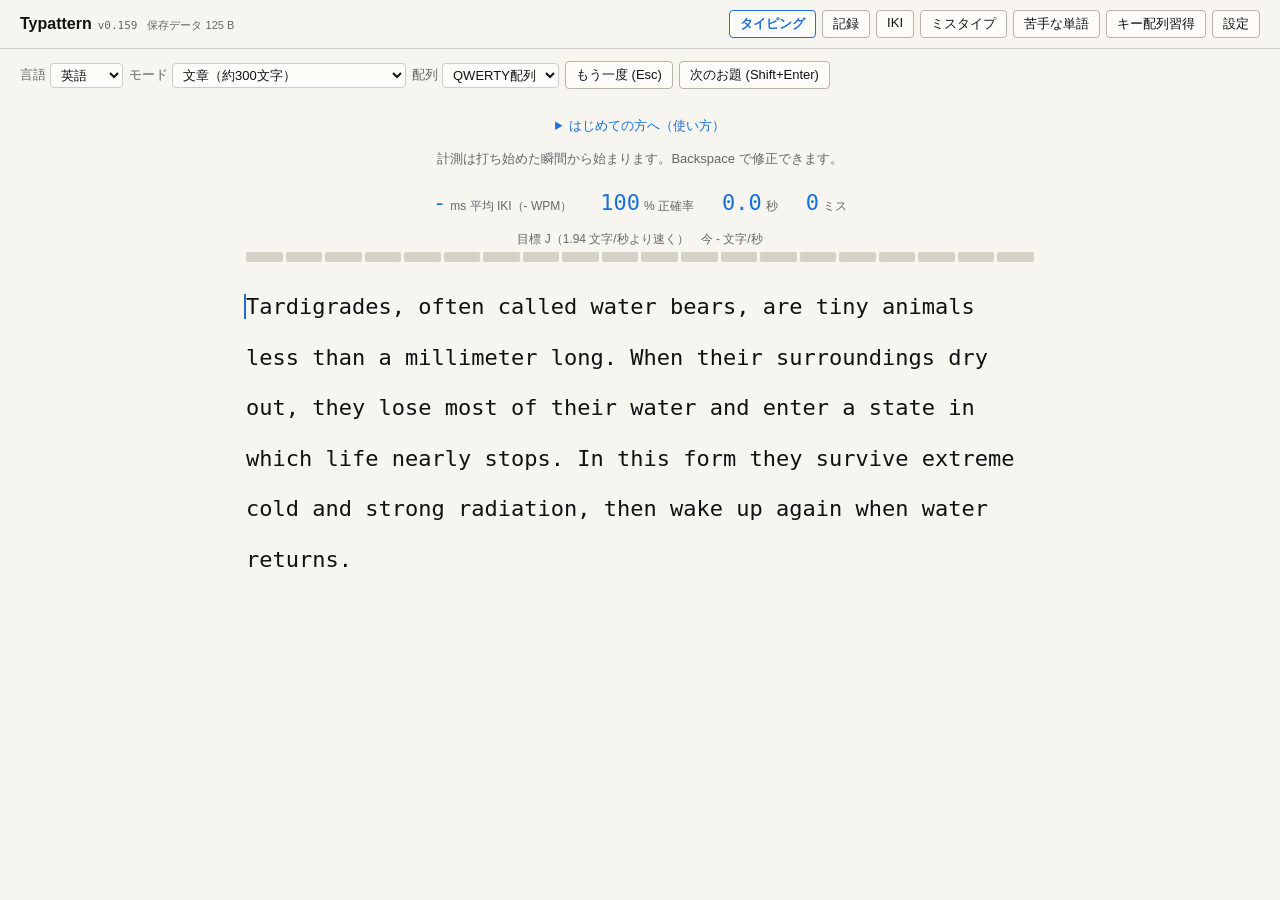
<file: index.html>
<!doctype html>
<html lang="ja">
<head>
  <meta charset="utf-8">
  <meta name="viewport" content="width=device-width, initial-scale=1">
  <title>Typattern</title>
  <link rel="icon" href="images/favicon.svg" type="image/svg+xml">
  <link rel="icon" href="images/favicon-32.png" type="image/png" sizes="32x32">
  <link rel="apple-touch-icon" href="images/apple-touch-icon.png">
  <meta name="description" content="タイピングの打鍵間隔を記録して分析する">
  <!-- リンクカード（OGP）。画像は絶対 URL で書く -->
  <meta property="og:type" content="website">
  <meta property="og:site_name" content="Typattern">
  <meta property="og:title" content="Typattern — Find your typing patterns">
  <meta property="og:description" content="タイピングの打鍵間隔を記録して分析する">
  <meta property="og:url" content="https://kgnwsknt-chef.github.io/Typattern/">
  <meta property="og:image" content="https://kgnwsknt-chef.github.io/Typattern/images/typattern-logo.png">
  <meta property="og:image:width" content="1200">
  <meta property="og:image:height" content="630">
  <meta property="og:image:alt" content="Typattern — Find your typing patterns">
  <meta property="og:locale" content="ja_JP">
  <meta name="twitter:card" content="summary_large_image">
  <link rel="stylesheet" href="style.css?v=159">
</head>
<body>
  <!-- 全ページ共通の一番上：左にロゴ（とバージョン）、右にページへのリンク -->
  <nav class="top-nav" aria-label="ページ">
    <div class="brand">
      <div class="logo">Typattern<span id="version" class="version"></span><span id="data-size" class="data-size" title="ブラウザに保存している記録と登録したキー配列の大きさ（書き出すファイルとほぼ同じ）。書き出し・読み込みは設定のページ"></span></div>
    </div>
    <div class="nav-links">
      <a class="text-btn" href="index.html" aria-current="page">タイピング</a>
      <a class="text-btn" href="stats.html" title="レベルの達成度・成績の推移・ランキング">記録</a>
      <a class="text-btn" href="analysis_iki.html" title="キーごと・bigram・trigram ごとの IKI">IKI</a>
      <a class="text-btn" href="mistype.html" title="どのキーを、どのキーと押し間違えたか">ミスタイプ</a>
      <a class="text-btn" href="weak-words.html" title="単語モードで遅い単語・ミスの多い単語">苦手な単語</a>
      <a class="text-btn" href="layout-learning.html" title="キー配列習得の状況（覚えた割り当て・達成項目）">キー配列習得</a>
      <a class="text-btn" href="settings.html" title="キー配列・お題の登録、グラフの範囲・ランキングの基準、記録の書き出しと読み込み">設定</a>
    </div>
  </nav>

  <!-- タッチ操作の端末（スマホ・タブレット）で開いたときだけ出す（style.css の .touch-note） -->
  <p class="touch-note">外付けキーボードをつなぎ、英語入力にして使います。</p>

  <header class="header">
    <div class="header-actions">
      <label class="layout-label">言語
        <select id="lang" class="layout-select" title="お題の言語（記録とランキングは言語ごとに分かれる）">
          <option value="en">英語</option>
          <option value="ja">日本語</option>
        </select>
      </label>
      <label class="layout-label">モード
        <select id="mode" class="layout-select" title="お題の種類（記録とランキングはモードごとに分かれる）">
          <option value="normal">文章（約300文字）</option>
          <option value="words">単語（約300文字）</option>
          <option value="other">その他（追加したお題）</option>
          <option value="no-mistype">ノーミス連続タイプ</option>
          <option value="weak">苦手な単語（練習モード）</option>
          <option value="faster-other-setup">他では速い bigram（練習モード）</option>
          <option value="iki-measurement">IKI 測定（練習モード）</option>
          <option value="layout-learning">キー配列習得（練習モード）</option>
        </select>
      </label>
      <!-- 苦手な単語のモードのときだけ出す（docs/weak-words.md） -->
      <label class="layout-label" id="weak-kind-label" hidden>練習するもの
        <select id="weak-kind" class="layout-select" title="苦手な単語のページの30語ずつから、ランダムに10語を選ぶ">
          <option value="slow">遅い単語</option>
          <option value="miss">ミスの多い単語</option>
          <option value="both">両方</option>
        </select>
      </label>
      <label class="layout-label">配列
        <select id="key-layout" class="layout-select" title="使っているキー配列（記録とランキングに使う）">
          <option value="qwerty">QWERTY配列</option>
        </select>
      </label>
      <button id="retry-btn" class="text-btn" type="button" title="同じお題で最初から">もう一度 (Esc)</button>
      <button id="next-btn" class="text-btn" type="button" title="別のお題にする（Shift + Enter）">次のお題 (Shift+Enter)</button>
    </div>
  </header>

  <main class="main">
    <!-- 初めての人向けの短い説明（ふだんは閉じておく） -->
    <details class="howto">
      <summary>はじめての方へ（使い方）</summary>
      <ul>
        <li><b>開発中です</b>：画面や決まりが変わることがあります。記録はこのブラウザの中にしかないので、ときどき「設定」のページの「記録を書き出す」でバックアップしておくと安心です。</li>
        <li><b>打ち方</b>：下のお題をそのまま打ちます。最初のキーを押した瞬間から計測し、最後の文字まで打つと結果が出ます。間違えたら Backspace で直せます。自分の文章や単語リストは、「設定」のページから開く「お題」のページでファイルから追加できます。</li>
        <li><b>キー操作</b>：Esc でもう一度（同じお題）、Shift + Enter で次のお題。打ち始めてから 60 秒キーを押さないと停止します（その回は記録しません。秒数は設定で変えられます）。</li>
        <li><b>日本語</b>：上の「言語」で日本語を選ぶと、読み（ひらがな）をローマ字で打ちます。<b>日本語のお題も、キーボードは英語入力のままで打ちます。</b><b>IME（日本語入力）はオフ</b>にしてください。ローマ字はいろいろな打ち方に対応しています（例：「し」は si・shi・ci、「ん」は nn・xn、「っ」は xtu や次の子音を重ねる kka など）。お題の上の手引きは、打ち方に合わせて変わります。かな配列で打ちたいときは、「設定」のページから開く「キー配列」のページで割り当て表を登録すると、「配列」で選べます。</li>
        <li><b>平均 IKI</b>：1打あたりにかかった時間（ms）です。小さいほど速く、ランキングの基準になります。結果の「キーごとの間隔」では、どの文字（キー）で遅くなったかが分かります。</li>
        <li><b>インジケーター</b>：打っている間、お題の上の 20 マスの帯で、今のペースが次の目標のレベルにどれだけ近いかを示します。目標のペースなら満タンの青、遅れると1秒ごとに1マス短くなり、真ん中より長ければ黄、真ん中より短くなると赤です。正確率が 95% を下回ると、青は黒に、黄・赤は暗い色になります（レベルが付かないため）。設定で消せます。</li>
        <li><b>記録</b>：記録はこのブラウザの中だけに保存されます。「記録」のページでレベル・推移・ランキング、「IKI」のページで続けて押したキーの組ごとの速さ、「ミスタイプ」のページでどのキーをどのキーと押し間違えやすいか、「苦手な単語」のページで単語モードで遅い単語・ミスの多い単語を見られます。モード「苦手な単語」で、その単語を5回ずつ続けて練習できます（練習モード。レベルの達成度・ランキングには入りません）。別の PC に移すときは、「設定」のページで書き出し・読み込みができます。</li>
      </ul>
    </details>

    <p id="guide" class="guide">
      計測は打ち始めた瞬間から始まります。Backspace で修正できます。
    </p>

    <div class="stats" aria-live="off">
      <div class="stat"><span id="stat-iki" class="stat-value">-</span><span class="stat-label">ms 平均 IKI（<span id="stat-wpm">-</span> <span class="speed-unit">WPM</span>）</span></div>
      <div class="stat"><span id="stat-acc" class="stat-value">100</span><span class="stat-label">% 正確率</span></div>
      <div class="stat"><span id="stat-time" class="stat-value">0.0</span><span class="stat-label">秒</span></div>
      <div class="stat"><span id="stat-miss" class="stat-value">0</span><span class="stat-label">ミス</span></div>
    </div>

    <!-- 打っている間のインジケーター：今のペースと目標のレベルの差を色で出す（docs/levels.md） -->
    <div id="pace" class="pace" hidden>
      <div id="pace-text" class="pace-text"></div>
      <div id="pace-bar" class="pace-bar"></div>
    </div>

    <!-- 日本語のとき：次に打つローマ字の手引き -->
    <div id="romaji-guide" class="romaji-guide" hidden></div>

    <div id="board" class="board">
      <div id="text" class="text"></div>
      <!-- 実際の入力はこの見えない textarea で受け取る（BS・スマホ・将来の日本語入力に対応しやすい） -->
      <textarea id="input" class="input" autocomplete="off" autocorrect="off" autocapitalize="off" spellcheck="false" aria-label="入力欄"></textarea>
      <div id="focus-hint" class="focus-hint">クリックして入力を再開</div>
    </div>

    <section id="result" class="result" hidden>
      <h2 class="result-title">結果</h2>
      <!-- ノーミス連続タイプのとき：ミスなしで打てた文字数と自己ベスト（docs/no-mistype.md） -->
      <div id="nm-result" class="nm-result" hidden></div>
      <div class="result-grid">
        <div><span id="res-iki" class="result-value"></span><span class="result-label">ms 平均 IKI（<span id="res-wpm"></span> <span class="speed-unit">WPM</span>）</span></div>
        <div><span id="res-acc" class="result-value"></span><span class="result-label">% 正確率<span id="res-acc-raw" class="result-acc-raw"></span></span></div>
        <div class="result-minor"><span id="res-time" class="result-value"></span><span class="result-label">秒</span></div>
        <div><span id="res-miss" class="result-value"></span><span class="result-label">ミス（未修正 <span id="res-uncorrected"></span>）</span></div>
        <div><span id="res-rank" class="result-value">-</span><span id="res-rank-label" class="result-label"></span></div>
        <div title="習熟度のレベル（文字/秒で決まる。docs/levels.md）"><span id="res-level" class="result-value">-</span><span id="res-level-label" class="result-label">レベル</span></div>
      </div>
      <p class="result-note">正確率 = 最後に残った文字のうち、お題と合っている文字の割合（直したミスは正確率を下げません）</p>
      <!-- かな配列：割り当て表にないのでミスとして飛ばした文字（docs/measurement.md の「配列にないかな」） -->
      <p id="skipped-note" class="skipped-note" hidden></p>
      <!-- ランキングの上位3位に入ったときの知らせ（docs/records.md の「今回の順位」） -->
      <p id="rank-status" class="level-status" aria-live="polite" hidden></p>
      <!-- 達成レベル（言語・モードごと）と、次の目標までの差 -->
      <p id="level-status" class="level-status" aria-live="polite"></p>
      <p id="save-status" class="save-status" aria-live="polite"></p>

      <!-- 苦手な単語の練習のとき：単語ごとの平均 IKI（docs/weak-words.md） -->
      <div id="weak-result" class="weak-result" hidden>
        <h3 class="hm-title">単語ごとの平均 IKI</h3>
        <p class="rhythm-legend">その単語の5回分の、文字（日本語はかな）ごとの最後の打鍵の間隔の平均（ms/文字。1文字目は直前のスペースからの間隔）／ 記録の平均 IKI・記録のミスの割合・記録の回数 = 苦手な単語のページの表の「遅さ」「ミスの割合」「回数」（単語モードの直近の回。遅い単語・ミスの多い単語のどちらから選んだ単語も）／ 色はこの回の全部の間隔の平均が基準 ／ 速い<span class="rhythm-scale"></span>遅い</p>
        <div id="weak-result-table" class="weak-result-table"></div>
      </div>

      <!-- 他では速い bigram の練習のとき：bigram ごとの IKI（docs/weak-words.md の「他では速い bigram の練習」） -->
      <div id="faster-result" class="weak-result" hidden>
        <h3 class="hm-title">bigram ごとの IKI</h3>
        <p class="rhythm-legend">今回の IKI = この回にその bigram を打った間隔の平均（間違えたキーなどが絡む組は除く。お題のどこに出てきても数える）／ 記録の IKI = この言語・配列のふだんの記録での平均 ／ 目標の IKI = いちばん速く打てている言語・配列（目標の言語・配列）での「平均 ＋ SD（ばらつき）」と「平均 × 1.5」の小さい方 ／ 達成 = 今回の IKI が目標の IKI 以下で、その bigram の単語の正確率が設定の「ランキングに載せる正確率」以上なら ✓ ／ ミス回数 = その bigram の単語で、間違ったまま残した文字の数（直したミスは数えない）／ 色はこの回の全部の間隔の平均が基準 ／ 速い<span class="rhythm-scale"></span>遅い</p>
        <div id="faster-result-table" class="weak-result-table faster-result-table"></div>
      </div>

      <!-- IKI 測定のとき：語ごとの1〜5回目の IKI（docs/iki-measurement.md） -->
      <div id="iki-result" class="weak-result" hidden>
        <h3 class="hm-title">語ごとの IKI（1〜5回目）</h3>
        <p class="rhythm-legend">その回に語の2文字目から打った、文字ごとの最後の打鍵の間隔の平均（ms/文字。1文字目は直前のスペースからの間隔なので入れない）／ 1回目は慣れる前なので、IKI のページには入れない（灰色）／ 平均 = 2〜5回目の平均 ／ ミス = 間違えたキーがあった回の数 ／ 色はこの回の全部の間隔の平均が基準 ／ 速い<span class="rhythm-scale"></span>遅い</p>
        <div id="iki-result-table" class="weak-result-table"></div>
      </div>

      <!-- キー配列習得のとき：新しい単位の正確率と、達成した達成項目（docs/layout-learning.md） -->
      <div id="learn-result" class="weak-result" hidden>
        <h3 class="hm-title">キー配列習得</h3>
        <p class="rhythm-legend">割り当てごとに、間違えたキーが1つもなく打てた回を「正しく打った」と数える ／ 直近 20 回以上（セッション単位でさかのぼる）の正解率が 95% 以上なら「覚えた」、覚えた後に 85% 未満になったら「忘れた」／ 全体の状況はキー配列習得のページ</p>
        <div id="learn-result-body" class="weak-result-table"></div>
      </div>

      <div class="tabs" role="tablist">
        <button type="button" class="tab" role="tab" id="tab-rhythm" data-tab="rhythm" aria-controls="panel-rhythm" aria-selected="true">キーごとの間隔</button>
        <button type="button" class="tab" role="tab" id="tab-ranking" data-tab="ranking" aria-controls="panel-ranking" aria-selected="false">ランキング</button>
      </div>

      <div class="rhythm tab-panel" role="tabpanel" id="panel-rhythm" aria-labelledby="tab-rhythm">
        <p class="rhythm-legend"><span id="rhythm-what">各文字の最後の打鍵の間隔</span>。その平均 <span id="rhythm-avg" class="rhythm-avg"></span> ms（点線。<span id="rhythm-note">修正の時間を含まないので、結果の平均 IKI より小さくなる</span>）／ 速い<span class="rhythm-scale"></span>遅い ／ 赤い文字 = ミスあり</p>
        <div id="rhythm" class="rhythm-chart"></div>
      </div>

      <div class="ranking tab-panel" role="tabpanel" id="panel-ranking" aria-labelledby="tab-ranking" hidden>
        <p class="rhythm-legend">Top 30（<span id="ranking-title"></span>）／ 平均 IKI の小さい順、同じなら正確率の高い順 ／ 正確率 <span id="ranking-min"></span>% 未満は対象外 ／ 太字 = 今回</p>
        <div id="ranking" class="ranking-scroll"></div>
      </div>
    </section>
  </main>

  <script src="js/store.js?v=159"></script>
  <script src="js/keys.js?v=159"></script>
  <script src="js/romaji.js?v=159"></script>
  <script src="js/typer.js?v=159"></script>
  <script src="js/kana-layout.js?v=159"></script>
  <script src="js/settings.js?v=159"></script>
  <script src="js/page-footer.js?v=159"></script>
  <script src="js/rhythm.js?v=159"></script>
  <script src="js/ranking.js?v=159"></script>
  <script src="js/levels.js?v=159"></script>
  <script src="js/ngram.js?v=159"></script>
  <script src="js/iki-measurement.js?v=159"></script>
  <script src="js/weak-words.js?v=159"></script>
  <script src="js/layout-learning.js?v=159"></script>
  <script src="js/no-mistype.js?v=159"></script>
  <script src="js/app.js?v=159"></script>
</body>
</html>
</file>
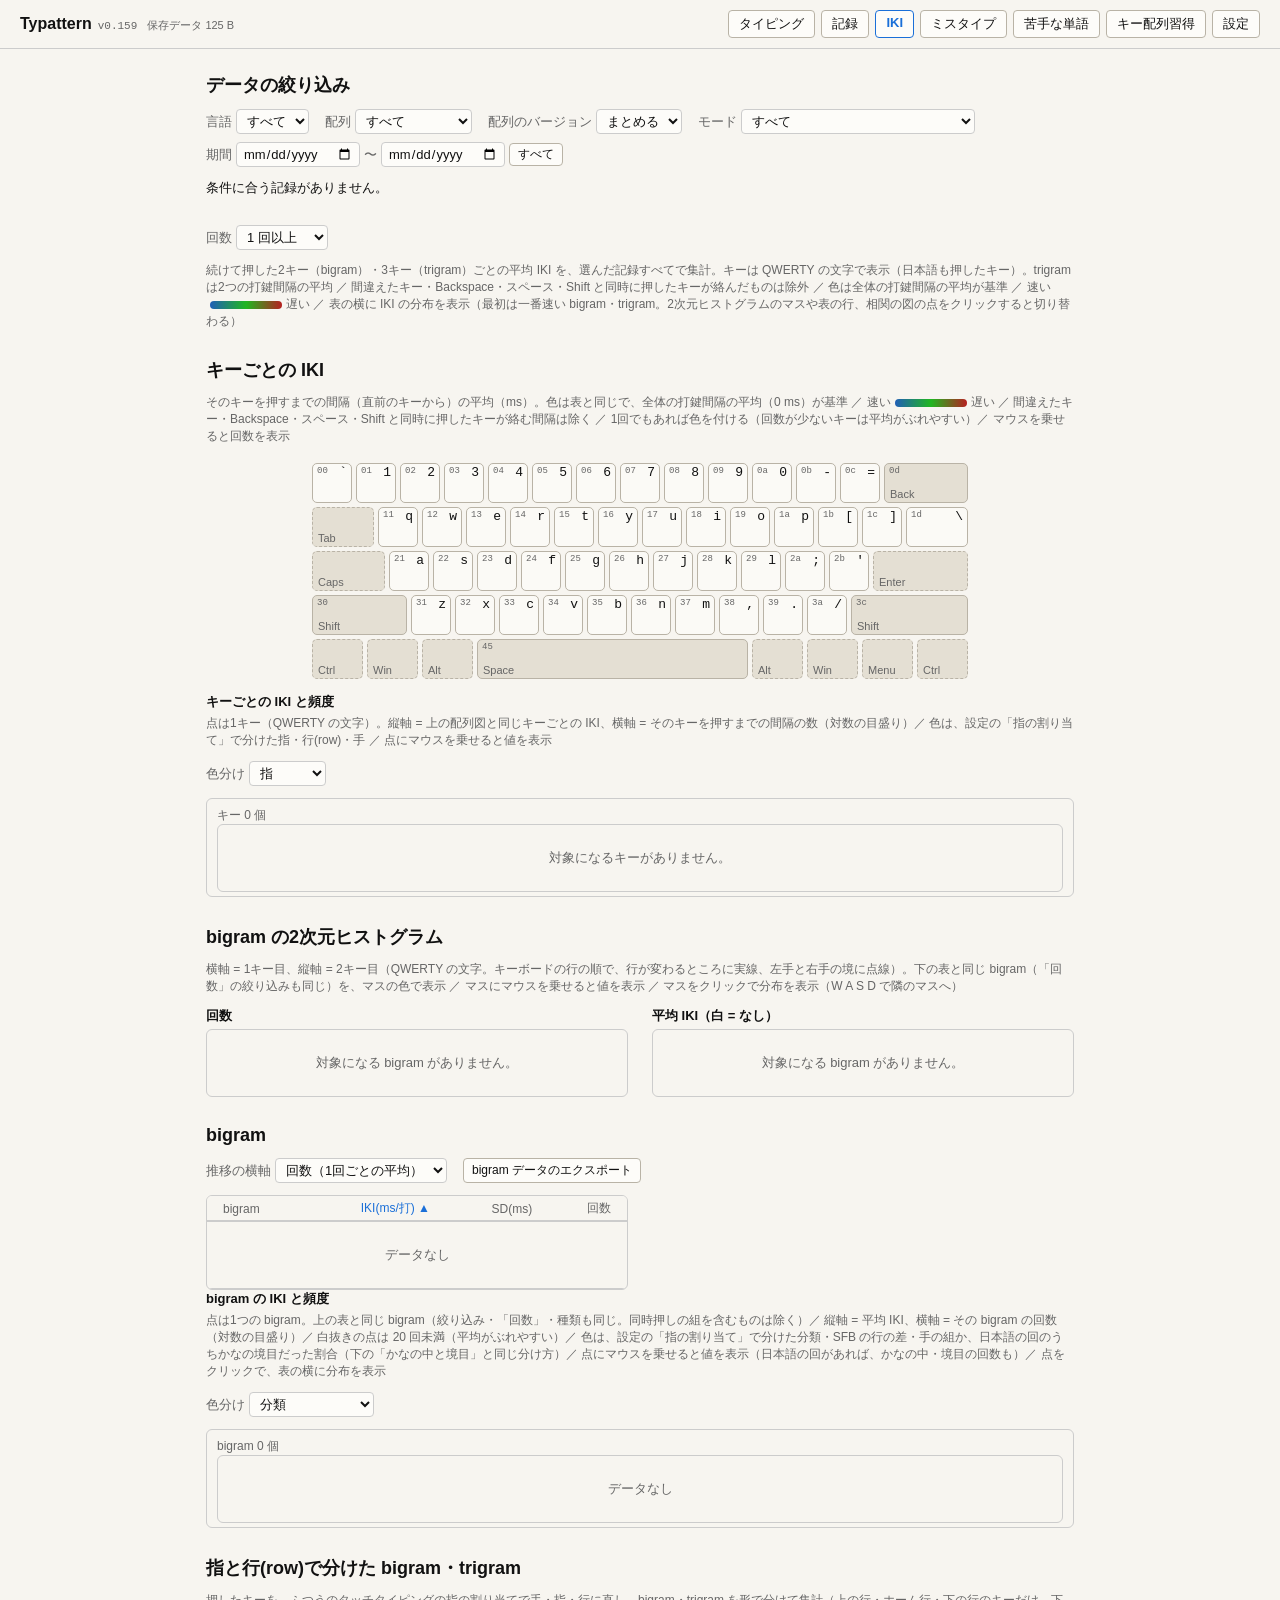
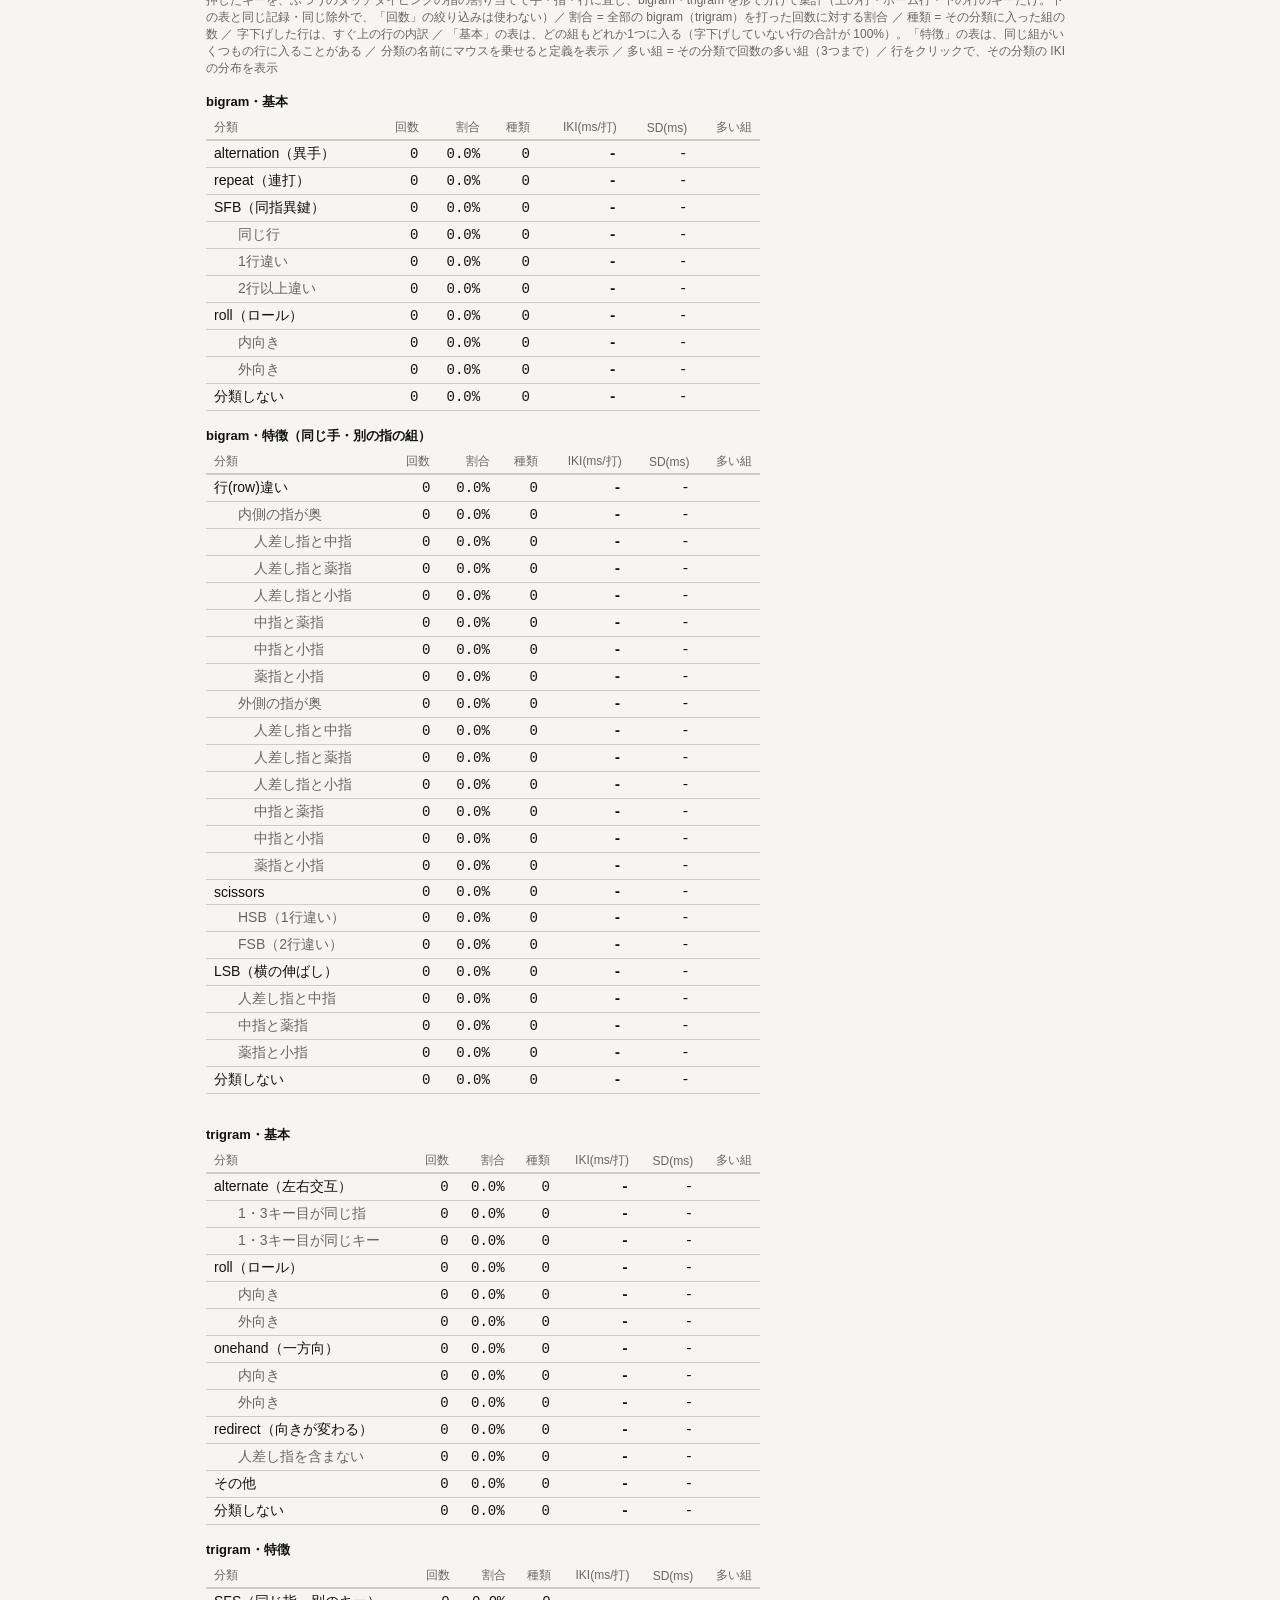
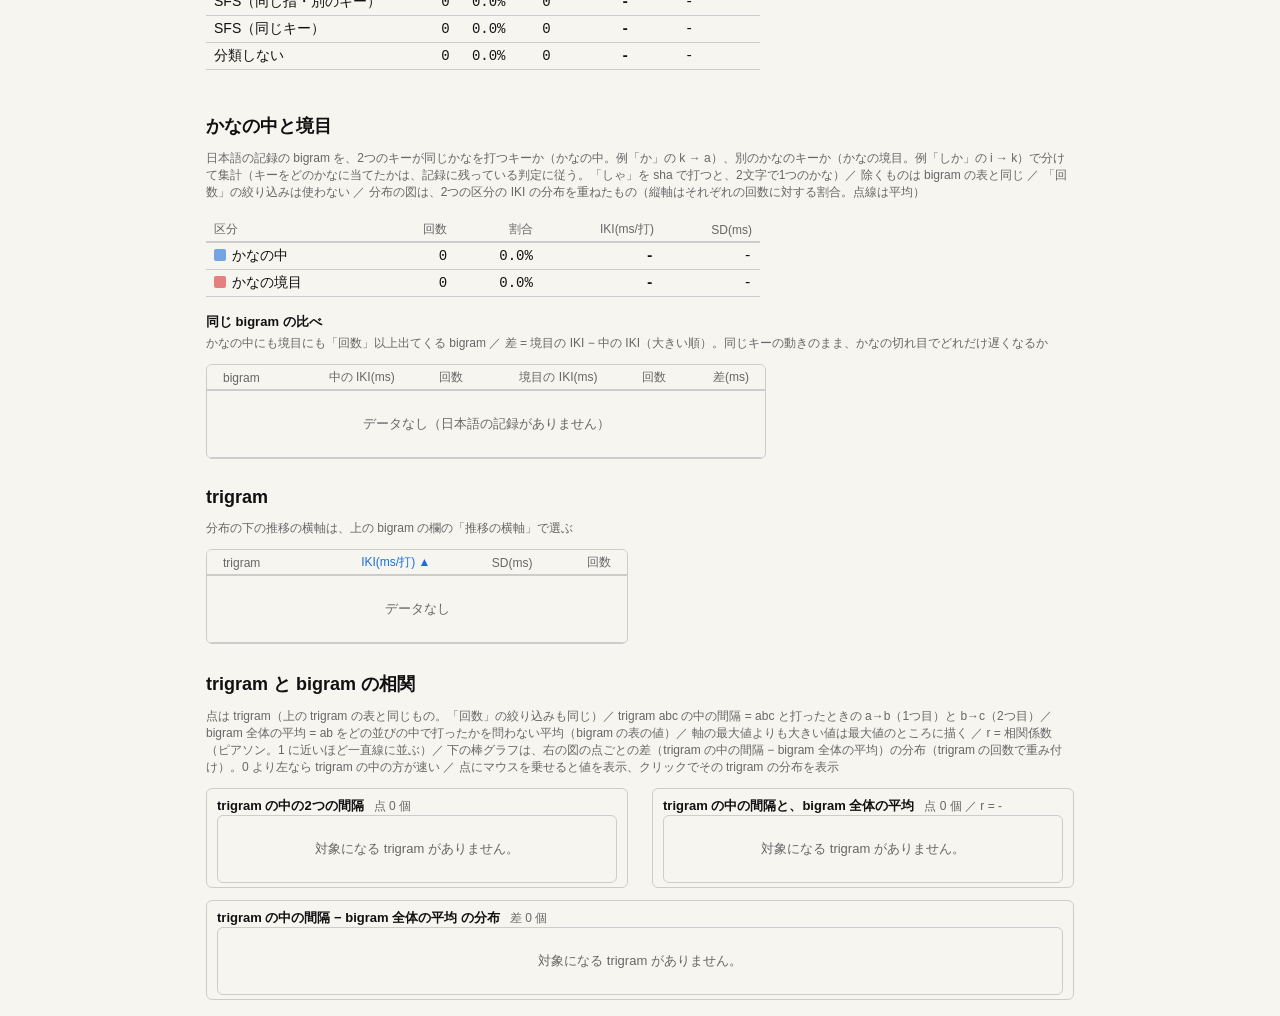
<file: analysis_iki.html>
<!doctype html>
<html lang="ja">
<head>
  <meta charset="utf-8">
  <meta name="viewport" content="width=device-width, initial-scale=1">
  <title>Typattern IKI</title>
  <link rel="icon" href="images/favicon.svg" type="image/svg+xml">
  <link rel="icon" href="images/favicon-32.png" type="image/png" sizes="32x32">
  <link rel="apple-touch-icon" href="images/apple-touch-icon.png">
  <link rel="stylesheet" href="style.css?v=159">
</head>
<body>
  <!-- 全ページ共通の一番上：左にロゴ（とバージョン）、右にページへのリンク -->
  <nav class="top-nav" aria-label="ページ">
    <div class="brand">
      <div class="logo">Typattern<span id="version" class="version"></span><span id="data-size" class="data-size" title="ブラウザに保存している記録と登録したキー配列の大きさ（書き出すファイルとほぼ同じ）。書き出し・読み込みは設定のページ"></span></div>
    </div>
    <div class="nav-links">
      <a class="text-btn" href="index.html">タイピング</a>
      <a class="text-btn" href="stats.html" title="レベルの達成度・成績の推移・ランキング">記録</a>
      <a class="text-btn" href="analysis_iki.html" aria-current="page" title="キーごと・bigram・trigram ごとの IKI">IKI</a>
      <a class="text-btn" href="mistype.html" title="どのキーを、どのキーと押し間違えたか">ミスタイプ</a>
      <a class="text-btn" href="weak-words.html" title="単語モードで遅い単語・ミスの多い単語">苦手な単語</a>
      <a class="text-btn" href="layout-learning.html" title="キー配列習得の状況（覚えた割り当て・達成項目）">キー配列習得</a>
      <a class="text-btn" href="settings.html" title="キー配列・お題の登録、グラフの範囲・ランキングの基準、記録の書き出しと読み込み">設定</a>
    </div>
  </nav>
  <!-- 記録を読み込んで集計し終えるまで出す（js/ngram-page.js・js/mistype-page.js が消す） -->
  <div id="page-loading" class="page-loading" role="status">Loading...</div>

  <main class="main stats-main">
    <h2 class="stats-title">データの絞り込み</h2>
    <div class="filters stats-filters">
      <label class="filter">言語
        <select id="f-lang" class="layout-select">
          <option value="">すべて</option>
          <option value="en">英語</option>
          <option value="ja">日本語</option>
        </select>
      </label>
      <label class="filter">配列
        <select id="f-layout" class="layout-select">
          <option value="">すべて</option>
          <option value="qwerty">QWERTY配列</option>
        </select>
      </label>
      <label class="filter">配列のバージョン
        <select id="f-versions" class="layout-select" title="「配列」で選んだ配列の、マイナーバージョン違い（「○○v0.2」「○○v0.10」など）の記録もまとめるか">
          <option value="merge">まとめる</option>
          <option value="split">分ける</option>
        </select>
      </label>
      <label class="filter">モード
        <select id="f-mode" class="layout-select">
          <option value="">すべて</option>
          <option value="regular">練習モード以外</option>
          <option value="not-iki-measurement">IKI 測定以外</option>
          <option value="normal">文章</option>
          <option value="words">単語</option>
          <option value="other">その他</option>
          <option value="weak">苦手な単語（練習モード）</option>
          <option value="faster-other-setup">他では速い bigram（練習モード）</option>
          <option value="iki-measurement">IKI 測定（練習モード）</option>
        </select>
      </label>
      <span class="filter">期間
        <input id="f-from" type="date" class="layout-select" aria-label="開始日">
        〜
        <input id="f-to" type="date" class="layout-select" aria-label="終了日">
        <button id="f-clear" type="button" class="text-btn small-btn" title="期間の指定をなくす">すべて</button>
      </span>
    </div>
    <p id="stats-summary" class="stats-summary">読み込み中…</p>
    <p id="versions-note" class="stats-summary" hidden></p>

    <!-- 並び：絞り込み → 回数・集計・説明 → キーごとの IKI（配列図と、頻度との散布図）→ bigram の2次元ヒストグラム → bigram（表と分布）→ 指と行(row)で分けた bigram・trigram → trigram（表と分布）→ trigram と bigram の相関（散布図2枚と差の分布） -->
    <section class="stats-section">
      <div class="filters">
        <label class="filter">回数
          <select id="f-min" class="layout-select">
            <option value="1">1 回以上</option>
            <option value="3">3 回以上</option>
            <option value="5">5 回以上</option>
            <option value="10">10 回以上</option>
          </select>
        </label>
      </div>
      <p id="ngram-summary" class="stats-summary"></p>
      <p class="rhythm-legend">続けて押した2キー（bigram）・3キー（trigram）ごとの平均 IKI を、選んだ記録すべてで集計。キーは QWERTY の文字で表示（日本語も押したキー）。trigram は2つの打鍵間隔の平均 ／ 間違えたキー・Backspace・スペース・Shift と同時に押したキーが絡んだものは除外 ／ 色は全体の打鍵間隔の平均が基準 ／ 速い<span class="rhythm-scale"></span>遅い ／ 表の横に IKI の分布を表示（最初は一番速い bigram・trigram。2次元ヒストグラムのマスや表の行、相関の図の点をクリックすると切り替わる）</p>
    </section>

    <section class="stats-section">
      <h2 class="stats-title">キーごとの IKI</h2>
      <p id="key-iki-legend" class="rhythm-legend"></p>
      <div class="kb-scroll"><div id="key-iki" class="kb km"></div></div>
      <!-- キーごとの IKI と頻度の散布図（docs/analysis_iki.md の「キーごとの IKI と頻度」） -->
      <h3 class="hm-title">キーごとの IKI と頻度</h3>
      <p class="rhythm-legend">点は1キー（QWERTY の文字）。縦軸 = 上の配列図と同じキーごとの IKI、横軸 = そのキーを押すまでの間隔の数（対数の目盛り）／ 色は、設定の「指の割り当て」で分けた指・行(row)・手 ／ 点にマウスを乗せると値を表示</p>
      <div class="filters">
        <label class="filter">色分け
          <select id="f-kf-color" class="layout-select">
            <option value="finger">指</option>
            <option value="row">行(row)</option>
            <option value="hand">手</option>
          </select>
        </label>
      </div>
      <div id="key-freq" class="corr"></div>
    </section>

    <section class="stats-section">
      <h2 class="stats-title">bigram の2次元ヒストグラム</h2>
      <p class="rhythm-legend">横軸 = 1キー目、縦軸 = 2キー目（QWERTY の文字。キーボードの行の順で、行が変わるところに実線、左手と右手の境に点線）。下の表と同じ bigram（「回数」の絞り込みも同じ）を、マスの色で表示 ／ マスにマウスを乗せると値を表示 ／ マスをクリックで分布を表示（W A S D で隣のマスへ）</p>
      <!-- ふだんは横に2枚。軸のキーと組が多いときは上下に並べる（js/ngram-page.js が hm-stack を付ける） -->
      <div id="hm-grid" class="ngram-grid">
        <div class="ngram-col">
          <h3 class="hm-title">回数</h3>
          <div id="hm-count" class="hm"></div>
        </div>
        <div class="ngram-col">
          <h3 class="hm-title">平均 IKI（白 = なし）</h3>
          <div id="hm-iki" class="hm"></div>
        </div>
      </div>
    </section>

    <section class="stats-section">
      <h2 class="stats-title">bigram</h2>
      <!-- 分布の下の IKI の推移の横軸（bigram・trigram 共通） -->
      <div class="filters">
        <label class="filter">推移の横軸
          <select id="f-trend" class="layout-select">
            <option value="run">回数（1回ごとの平均）</option>
            <option value="day">日付（1日ごとの平均）</option>
          </select>
        </label>
        <!-- 同時押しの組を含む行があるときだけ出す -->
        <label id="f-bi-kind-box" class="filter" hidden>種類
          <select id="f-bi-kind" class="layout-select">
            <option value="all">すべて</option>
            <option value="ss">単打→単打</option>
            <option value="sc">単打→同時押し</option>
            <option value="cs">同時押し→単打</option>
            <option value="cc">同時押し→同時押し</option>
          </select>
        </label>
        <!-- 表に出ている bigram の IKI を JSON で書き出す（docs/bigram_export.md） -->
        <button id="bi-export" type="button" class="text-btn small-btn" title="表に出ている bigram の1回ごとの IKI をすべて JSON で書き出す">bigram データのエクスポート</button>
        <span id="bi-export-msg" class="stats-summary"></span>
      </div>
      <!-- 左に表、右にクリックで出る IKI の分布と推移（狭い画面では分布を表の上に出す） -->
      <div class="ng-block">
        <div id="bigram" class="ngram-scroll ng-table"></div>
        <div id="bigram-dist" class="ngram-dist ng-dist"></div>
      </div>
      <!-- bigram の IKI と頻度の散布図（docs/analysis_iki.md の「bigram の IKI と頻度」） -->
      <h3 class="hm-title">bigram の IKI と頻度</h3>
      <p class="rhythm-legend">点は1つの bigram。上の表と同じ bigram（絞り込み・「回数」・種類も同じ。同時押しの組を含むものは除く）／ 縦軸 = 平均 IKI、横軸 = その bigram の回数（対数の目盛り）／ 白抜きの点は 20 回未満（平均がぶれやすい）／ 色は、設定の「指の割り当て」で分けた分類・SFB の行の差・手の組か、日本語の回のうちかなの境目だった割合（下の「かなの中と境目」と同じ分け方）／ 点にマウスを乗せると値を表示（日本語の回があれば、かなの中・境目の回数も）／ 点をクリックで、表の横に分布を表示</p>
      <div class="filters">
        <label class="filter">色分け
          <select id="f-bf-color" class="layout-select">
            <option value="class">分類</option>
            <option value="sfb">SFB の行の差</option>
            <option value="hand">手の組</option>
            <option value="kana">かなの中・境目</option>
          </select>
        </label>
      </div>
      <div id="bigram-freq" class="corr"></div>
    </section>

    <section class="stats-section">
      <h2 class="stats-title">指と行(row)で分けた bigram・trigram</h2>
      <p class="rhythm-legend">押したキーを、ふつうのタッチタイピングの指の割り当てで手・指・行に直し、bigram・trigram を形で分けて集計（上の行・ホーム行・下の行のキーだけ。下の表と同じ記録・同じ除外で、「回数」の絞り込みは使わない）／ 割合 = 全部の bigram（trigram）を打った回数に対する割合 ／ 種類 = その分類に入った組の数 ／ 字下げした行は、すぐ上の行の内訳 ／ 「基本」の表は、どの組もどれか1つに入る（字下げしていない行の合計が 100%）。「特徴」の表は、同じ組がいくつもの行に入ることがある ／ 分類の名前にマウスを乗せると定義を表示 ／ 多い組 = その分類で回数の多い組（3つまで）／ 行をクリックで、その分類の IKI の分布を表示</p>
      <!-- bigram と trigram を上下に分け、それぞれ左に表、右にクリックした分類の分布（狭い画面では表の上。推移は出さない） -->
      <div class="fc-block">
        <div class="fc-tables">
          <h3 class="hm-title">bigram・基本</h3>
          <div id="bc-base" class="fc-table"></div>
          <h3 class="hm-title">bigram・特徴（同じ手・別の指の組）</h3>
          <div id="bc-feat" class="fc-table"></div>
        </div>
        <div id="bc-dist" class="ngram-dist fc-dist"></div>
      </div>
      <div class="fc-block">
        <div class="fc-tables">
          <h3 class="hm-title">trigram・基本</h3>
          <div id="tc-base" class="fc-table"></div>
          <h3 class="hm-title">trigram・特徴</h3>
          <div id="tc-feat" class="fc-table"></div>
        </div>
        <div id="tc-dist" class="ngram-dist fc-dist"></div>
      </div>
    </section>

    <!-- かなの中と境目（docs/analysis_iki.md の「かなの中と境目」） -->
    <section class="stats-section">
      <h2 class="stats-title">かなの中と境目</h2>
      <p class="rhythm-legend">日本語の記録の bigram を、2つのキーが同じかなを打つキーか（かなの中。例「か」の k → a）、別のかなのキーか（かなの境目。例「しか」の i → k）で分けて集計（キーをどのかなに当てたかは、記録に残っている判定に従う。「しゃ」を sha で打つと、2文字で1つのかな）／ 除くものは bigram の表と同じ ／ 「回数」の絞り込みは使わない ／ 分布の図は、2つの区分の IKI の分布を重ねたもの（縦軸はそれぞれの回数に対する割合。点線は平均）</p>
      <div class="fc-block">
        <div class="fc-tables">
          <div id="kb-sum" class="fc-table"></div>
        </div>
        <div id="kb-dist" class="ngram-dist fc-dist"></div>
      </div>
      <h3 class="hm-title">同じ bigram の比べ</h3>
      <p class="rhythm-legend">かなの中にも境目にも「回数」以上出てくる bigram ／ 差 = 境目の IKI − 中の IKI（大きい順）。同じキーの動きのまま、かなの切れ目でどれだけ遅くなるか</p>
      <div id="kb-pairs" class="ngram-scroll kb-pairs"></div>
    </section>

    <section class="stats-section">
      <h2 class="stats-title">trigram</h2>
      <p class="rhythm-legend">分布の下の推移の横軸は、上の bigram の欄の「推移の横軸」で選ぶ</p>
      <div class="ng-block">
        <div id="trigram" class="ngram-scroll ng-table"></div>
        <div id="trigram-dist" class="ngram-dist ng-dist"></div>
      </div>
    </section>

    <!-- 同時押しの記録があるときだけ出す -->
    <section id="chord-section" class="stats-section" hidden>
      <h2 class="stats-title">同時押し</h2>
      <p class="rhythm-legend">ずれ = 組の最初のキーを押してから、最後のキーを押すまでの時間 ／ 上の bigram・trigram の表では、組を1打として数える（時刻は組の最後のキーを押した時刻）。2次元ヒストグラムには組も1打として軸に並べる。キーごとの IKI と相関の図には、組を含むものを入れない ／ 間違えたキーを含む組は数えない ／ 行をクリックで、その組のずれの分布を表示（横軸の最大は、選んだ記録の判定時間の最大）</p>
      <div class="ng-block">
        <div id="chord-table" class="ngram-scroll ng-table"></div>
        <div id="chord-dist" class="ngram-dist ng-dist"></div>
      </div>
    </section>

    <section class="stats-section">
      <h2 class="stats-title">trigram と bigram の相関</h2>
      <p class="rhythm-legend">点は trigram（上の trigram の表と同じもの。「回数」の絞り込みも同じ）／ trigram abc の中の間隔 = abc と打ったときの a→b（1つ目）と b→c（2つ目）／ bigram 全体の平均 = ab をどの並びの中で打ったかを問わない平均（bigram の表の値）／ 軸の最大値よりも大きい値は最大値のところに描く ／ r = 相関係数（ピアソン。1 に近いほど一直線に並ぶ）／ 下の棒グラフは、右の図の点ごとの差（trigram の中の間隔 − bigram 全体の平均）の分布（trigram の回数で重み付け）。0 より左なら trigram の中の方が速い ／ 点にマウスを乗せると値を表示、クリックでその trigram の分布を表示</p>
      <div class="ngram-grid">
        <div class="ngram-col"><div id="corr-pair" class="corr"></div></div>
        <div class="ngram-col"><div id="corr-inner" class="corr"></div></div>
      </div>
      <div id="corr-diff" class="corr corr-diff"></div>
    </section>
  </main>

  <script src="js/store.js?v=159"></script>
  <script src="js/keys.js?v=159"></script>
  <script src="js/settings.js?v=159"></script>
  <script src="js/page-footer.js?v=159"></script>
  <script src="js/rhythm.js?v=159"></script>
  <script src="js/keyboard-shapes.js?v=159"></script>
  <script src="js/kana-layout.js?v=159"></script>
  <script src="js/key-map.js?v=159"></script>
  <script src="js/point-trend.js?v=159"></script>
  <script src="js/ngram.js?v=159"></script>
  <script src="js/finger-map.js?v=159"></script>
  <script src="js/key-scatter.js?v=159"></script>
  <script src="js/iki-measurement.js?v=159"></script>
  <script src="js/filters.js?v=159"></script>
  <script src="js/ngram-page.js?v=159"></script>
</body>
</html>
</file>
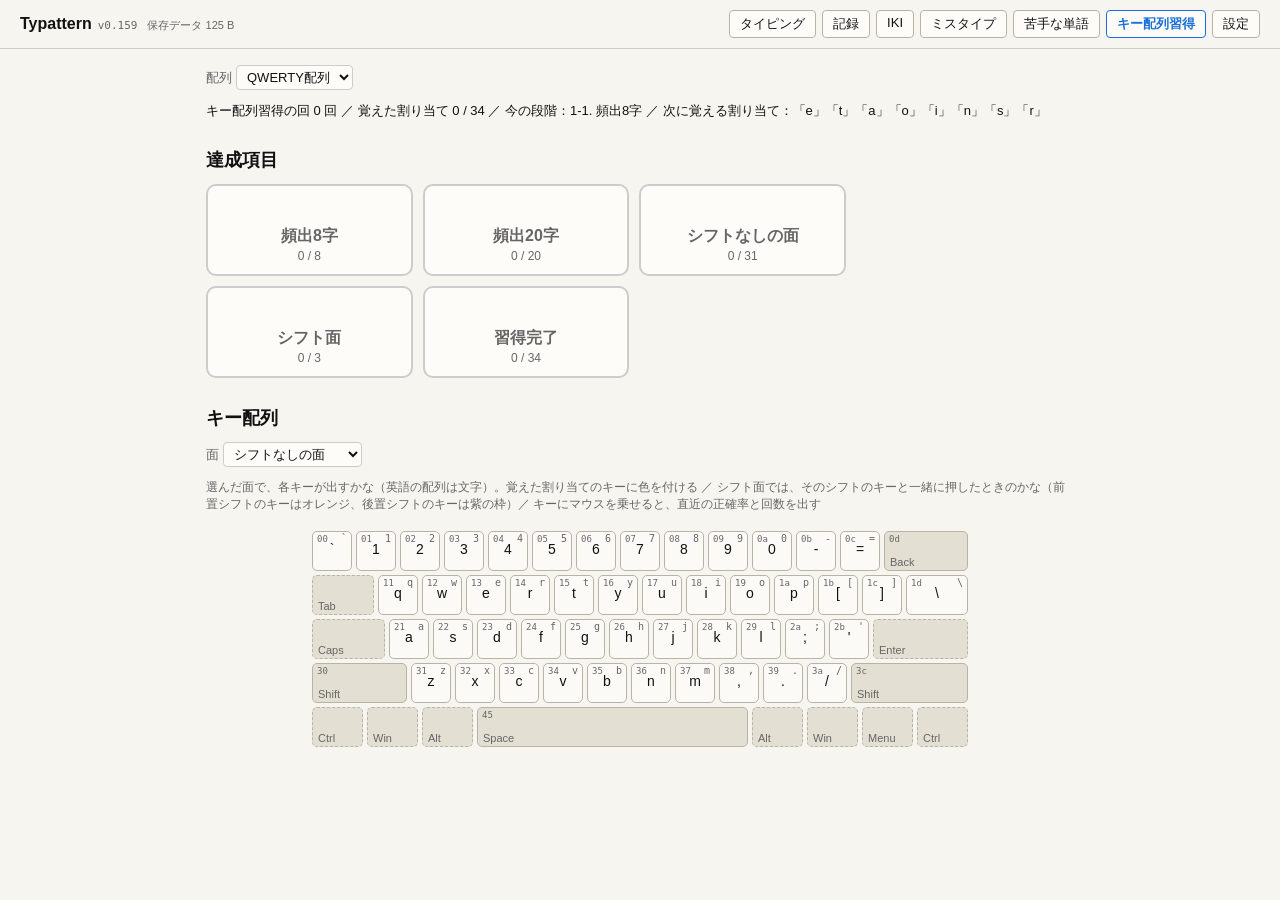
<file: layout-learning.html>
<!doctype html>
<html lang="ja">
<head>
  <meta charset="utf-8">
  <meta name="viewport" content="width=device-width, initial-scale=1">
  <title>Typattern キー配列習得</title>
  <link rel="icon" href="images/favicon.svg" type="image/svg+xml">
  <link rel="icon" href="images/favicon-32.png" type="image/png" sizes="32x32">
  <link rel="apple-touch-icon" href="images/apple-touch-icon.png">
  <link rel="stylesheet" href="style.css?v=159">
</head>
<body>
  <!-- 全ページ共通の一番上：左にロゴ（とバージョン）、右にページへのリンク -->
  <nav class="top-nav" aria-label="ページ">
    <div class="brand">
      <div class="logo">Typattern<span id="version" class="version"></span><span id="data-size" class="data-size" title="ブラウザに保存している記録と登録したキー配列の大きさ（書き出すファイルとほぼ同じ）。書き出し・読み込みは設定のページ"></span></div>
    </div>
    <div class="nav-links">
      <a class="text-btn" href="index.html">タイピング</a>
      <a class="text-btn" href="stats.html" title="レベルの達成度・成績の推移・ランキング">記録</a>
      <a class="text-btn" href="analysis_iki.html" title="キーごと・bigram・trigram ごとの IKI">IKI</a>
      <a class="text-btn" href="mistype.html" title="どのキーを、どのキーと押し間違えたか">ミスタイプ</a>
      <a class="text-btn" href="weak-words.html" title="単語モードで遅い単語・ミスの多い単語">苦手な単語</a>
      <a class="text-btn" href="layout-learning.html" aria-current="page" title="キー配列習得の状況（覚えた割り当て・達成項目）">キー配列習得</a>
      <a class="text-btn" href="settings.html" title="キー配列・お題の登録、グラフの範囲・ランキングの基準、記録の書き出しと読み込み">設定</a>
    </div>
  </nav>

  <main class="main stats-main">
    <!-- キー配列習得の状況（決まりは docs/layout-learning.md）。キー配列習得の回だけを使う -->
    <div class="filters stats-filters">
      <label class="filter">配列
        <select id="ll-layout" class="layout-select" title="QWERTY と、キー配列のページで登録したかな配列・英語の配列"></select>
      </label>
    </div>
    <p id="ll-summary" class="stats-summary"></p>

    <section class="stats-section">
      <h2 class="stats-title">達成項目</h2>
      <div id="ll-milestones" class="ll-milestones"></div>
    </section>

    <section class="stats-section">
      <h2 class="stats-title">覚えたかなの図</h2>
      <p class="rhythm-legend">覚えた割り当ては青、まだの割り当ては薄い灰色。並びがそろうと線でつながり、全部覚えると1つの模様になる ／ 右の点線の丸は、この配列にないかな</p>
      <div id="ll-mandala"></div>
    </section>

    <section class="stats-section">
      <h2 class="stats-title">キー配列</h2>
      <div class="filters">
        <label class="filter">面
          <select id="ll-face" class="layout-select" title="シフトなしの面と、シフト面（シフトのキーごと）"></select>
        </label>
      </div>
      <p class="rhythm-legend">選んだ面で、各キーが出すかな（英語の配列は文字）。覚えた割り当てのキーに色を付ける ／ シフト面では、そのシフトのキーと一緒に押したときのかな（前置シフトのキーはオレンジ、後置シフトのキーは紫の枠）／ キーにマウスを乗せると、直近の正確率と回数を出す</p>
      <div class="kb-scroll"><div id="ll-keymap" class="kb km"></div></div>
    </section>

    <!-- 覚えた割り当ての引き継ぎ（配列のマイナーチェンジ用。決まりは docs/layout-learning.md の「引き継ぎ」）。QWERTY では出さない -->
    <section id="ll-carry" class="stats-section">
      <h2 class="stats-title">覚えた割り当ての引き継ぎ</h2>
      <p class="rhythm-legend">割り当てを少し変えた配列を新しく登録したときに、元の配列で覚えた割り当てを引き継ぐ。割り当て（打つキー）が同じ割り当て文字だけ、元の配列のキー配列習得の記録の数え分を写す</p>
      <div class="filters">
        <label class="filter">引き継ぐ元の配列
          <select id="ll-carry-from" class="layout-select" title="同じ種類（かな配列・英語の配列）の配列"></select>
        </label>
        <button id="ll-carry-btn" class="text-btn" type="button">覚えた割り当てを引き継ぐ</button>
        <button id="ll-carry-clear" class="text-btn" type="button" hidden>引き継ぎを取り消す</button>
      </div>
      <p id="ll-carry-msg" class="rhythm-legend"></p>
    </section>
  </main>

  <script src="js/store.js?v=159"></script>
  <script src="js/keys.js?v=159"></script>
  <script src="js/settings.js?v=159"></script>
  <script src="js/page-footer.js?v=159"></script>
  <script src="js/keyboard-shapes.js?v=159"></script>
  <script src="js/key-map.js?v=159"></script>
  <script src="js/romaji.js?v=159"></script>
  <script src="js/kana-layout.js?v=159"></script>
  <script src="js/kana-mandala.js?v=159"></script>
  <script src="js/layout-learning.js?v=159"></script>
  <script src="js/layout-learning-page.js?v=159"></script>
</body>
</html>
</file>
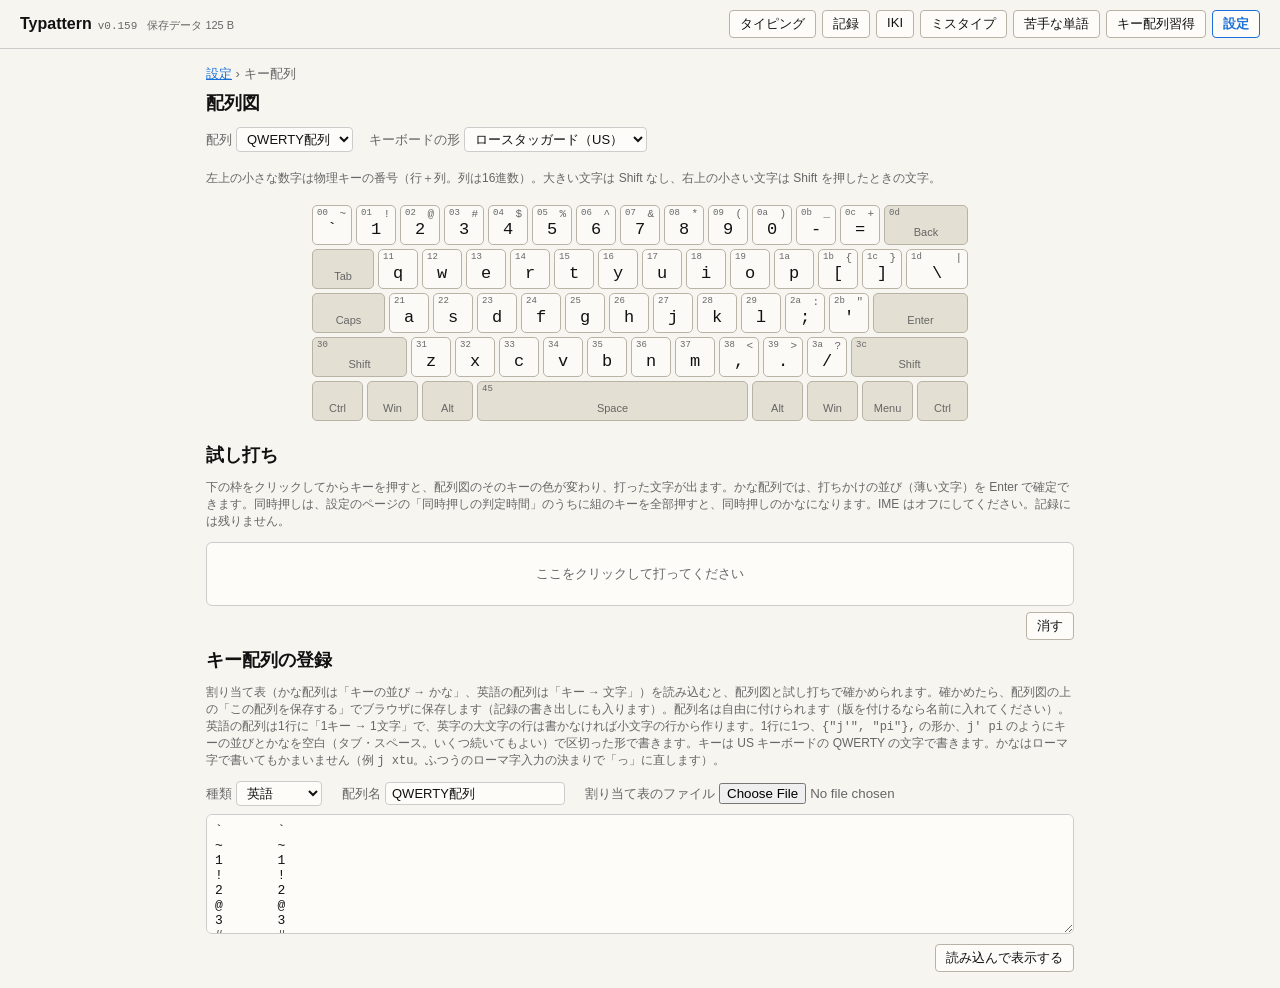
<file: layouts.html>
<!doctype html>
<html lang="ja">
<head>
  <meta charset="utf-8">
  <meta name="viewport" content="width=device-width, initial-scale=1">
  <title>Typattern キー配列</title>
  <link rel="icon" href="images/favicon.svg" type="image/svg+xml">
  <link rel="icon" href="images/favicon-32.png" type="image/png" sizes="32x32">
  <link rel="apple-touch-icon" href="images/apple-touch-icon.png">
  <link rel="stylesheet" href="style.css?v=159">
</head>
<body>
  <!-- 全ページ共通の一番上：左にロゴ（とバージョン）、右にページへのリンク -->
  <nav class="top-nav" aria-label="ページ">
    <div class="brand">
      <div class="logo">Typattern<span id="version" class="version"></span><span id="data-size" class="data-size" title="ブラウザに保存している記録と登録したキー配列の大きさ（書き出すファイルとほぼ同じ）。書き出し・読み込みは設定のページ"></span></div>
    </div>
    <div class="nav-links">
      <a class="text-btn" href="index.html">タイピング</a>
      <a class="text-btn" href="stats.html" title="レベルの達成度・成績の推移・ランキング">記録</a>
      <a class="text-btn" href="analysis_iki.html" title="キーごと・bigram・trigram ごとの IKI">IKI</a>
      <a class="text-btn" href="mistype.html" title="どのキーを、どのキーと押し間違えたか">ミスタイプ</a>
      <a class="text-btn" href="weak-words.html" title="単語モードで遅い単語・ミスの多い単語">苦手な単語</a>
      <a class="text-btn" href="layout-learning.html" title="キー配列習得の状況（覚えた割り当て・達成項目）">キー配列習得</a>
      <a class="text-btn" href="settings.html" aria-current="page" title="キー配列・お題の登録、グラフの範囲・ランキングの基準、記録の書き出しと読み込み">設定</a>
    </div>
  </nav>

  <main class="main stats-main">
    <!-- 設定のページから開くページ。どこにいるか分かるよう、設定への戻り道を出す -->
    <p class="crumbs"><a href="settings.html">設定</a> › キー配列</p>
    <h2 class="stats-title">配列図</h2>
    <div class="filters stats-filters">
      <label class="filter">配列
        <select id="layout" class="layout-select" title="表示するキー配列">
        
        </select>
      </label>
      <label class="filter">キーボードの形
        <select id="shape" class="layout-select" title="配列図に描くキーボードの物理的な形"></select>
      </label>
    </div>
    <div id="layout-actions" class="layout-actions">
      <button id="layout-save" class="text-btn" type="button" title="この配列をブラウザに保存する" hidden>この配列を保存する</button>
      <button id="layout-delete" class="text-btn" type="button" title="保存したこの配列を消す" hidden>この配列を削除する</button>
      <span id="layout-msg" class="trial-last"></span>
    </div>
    <p id="kb-legend" class="rhythm-legend"></p>
    <!-- かな配列のとき：配列図のすぐ上でシフト面を選ぶ。「自動」のときは、今どのシフト面を出しているかを横に書く -->
    <div id="view-bar" class="view-bar" hidden>
      <label class="filter">シフト面
        <select id="view" class="layout-select" title="配列図に出すかなのシフト面（どのキーと組み合わせたときか）"></select>
      </label>
      <span id="view-now" class="view-now"></span>
    </div>
    <div class="kb-scroll">
      <div id="keyboard" class="kb"></div>
    </div>
    <!-- 同時押しのあるかな配列のとき：同時押しの一覧（配列図には描かない） -->
    <div id="chord-list" class="entries chord-list" hidden></div>

    <h2 class="stats-title">試し打ち</h2>
    <p class="rhythm-legend">下の枠をクリックしてからキーを押すと、配列図のそのキーの色が変わり、打った文字が出ます。かな配列では、打ちかけの並び（薄い文字）を Enter で確定できます。同時押しは、設定のページの「同時押しの判定時間」のうちに組のキーを全部押すと、同時押しのかなになります。IME はオフにしてください。記録には残りません。</p>
    <div id="trial" class="trial" tabindex="0" aria-label="試し打ち">
      <div id="trial-output" class="trial-output"></div>
      <div id="trial-hint" class="trial-hint">ここをクリックして打ってください</div>
    </div>
    <div class="trial-bar">
      <span id="trial-last" class="trial-last"></span>
      <button id="trial-clear" class="text-btn" type="button">消す</button>
    </div>

    <details class="entries-box" hidden>
      <summary>割り当て表の一覧（<span id="entries-count"></span> 行）</summary>
      <div id="entries" class="entries"></div>
    </details>

    <h2 class="stats-title">キー配列の登録</h2>
    <p class="rhythm-legend">割り当て表（かな配列は「キーの並び → かな」、英語の配列は「キー → 文字」）を読み込むと、配列図と試し打ちで確かめられます。確かめたら、配列図の上の「この配列を保存する」でブラウザに保存します（記録の書き出しにも入ります）。配列名は自由に付けられます（版を付けるなら名前に入れてください）。英語の配列は1行に「1キー → 1文字」で、英字の大文字の行は書かなければ小文字の行から作ります。1行に1つ、<code>{"j'", "pi"},</code> の形か、<code>j' pi</code> のようにキーの並びとかなを空白（タブ・スペース。いくつ続いてもよい）で区切った形で書きます。キーは US キーボードの QWERTY の文字で書きます。かなはローマ字で書いてもかまいません（例 <code>j xtu</code>。ふつうのローマ字入力の決まりで「っ」に直します）。</p>
    <div class="import-form">
      <label class="filter">種類
        <select id="import-kind" class="layout-select" title="登録する配列の種類">
          <option value="kana">かな配列</option>
          <option value="eng">英語</option>
        </select>
      </label>
      <label class="filter">配列名
        <input id="import-name" class="layout-select import-name" type="text" placeholder="例：tsukimisou-v2">
      </label>
      <label class="filter">割り当て表のファイル
        <input id="import-table-file" type="file" accept=".txt,.tsv,.csv,.json,text/plain">
      </label>
    </div>
    <textarea id="import-table-text" class="import-text" spellcheck="false" placeholder='ファイルを選ぶか、ここに貼り付けてください。例：
j xtu
j&apos; pi
j&apos;e pya'></textarea>
    <div class="trial-bar">
      <span id="import-msg" class="trial-last"></span>
      <button id="import-show" class="text-btn" type="button">読み込んで表示する</button>
    </div>
    <ul id="import-errors" class="import-errors" hidden></ul>
  </main>

  <script src="js/store.js?v=159"></script>
  <script src="js/keys.js?v=159"></script>
  <script src="js/keyboard-shapes.js?v=159"></script>
  <script src="js/romaji.js?v=159"></script>
  <script src="js/kana-layout.js?v=159"></script>
  <script src="js/settings.js?v=159"></script>
  <script src="js/page-footer.js?v=159"></script>
  <script src="js/layouts-page.js?v=159"></script>
</body>
</html>
</file>
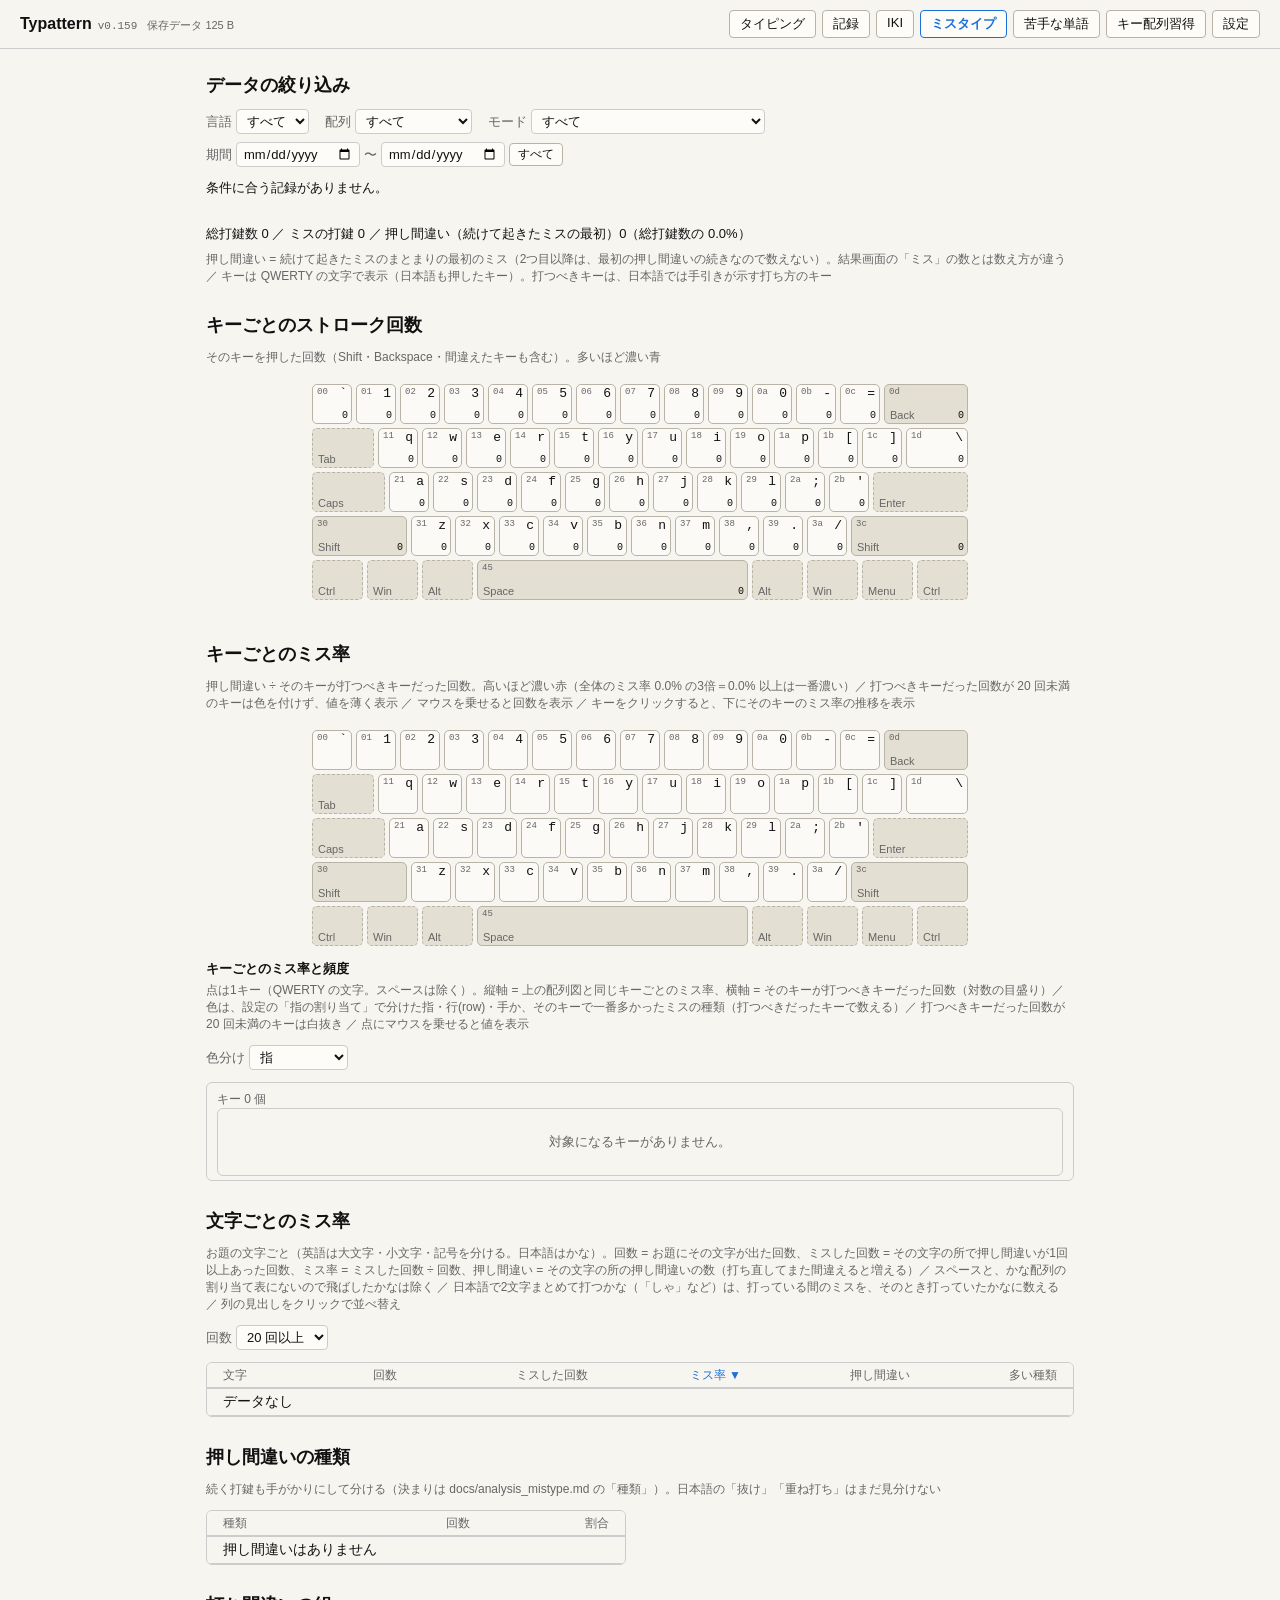
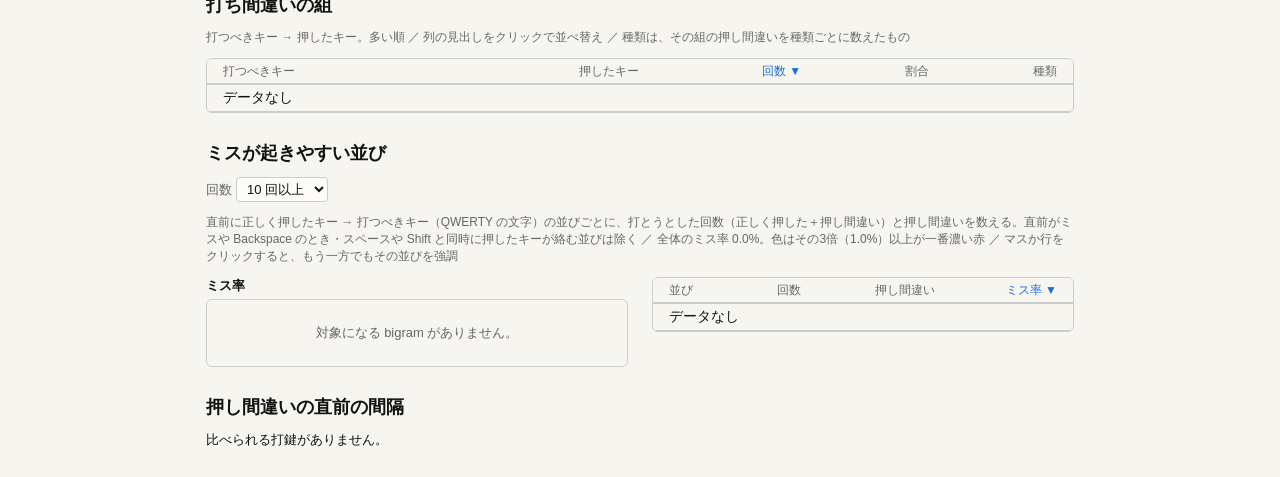
<file: mistype.html>
<!doctype html>
<html lang="ja">
<head>
  <meta charset="utf-8">
  <meta name="viewport" content="width=device-width, initial-scale=1">
  <title>Typattern ミスタイプ</title>
  <link rel="icon" href="images/favicon.svg" type="image/svg+xml">
  <link rel="icon" href="images/favicon-32.png" type="image/png" sizes="32x32">
  <link rel="apple-touch-icon" href="images/apple-touch-icon.png">
  <link rel="stylesheet" href="style.css?v=159">
</head>
<body>
  <!-- 全ページ共通の一番上：左にロゴ（とバージョン）、右にページへのリンク -->
  <nav class="top-nav" aria-label="ページ">
    <div class="brand">
      <div class="logo">Typattern<span id="version" class="version"></span><span id="data-size" class="data-size" title="ブラウザに保存している記録と登録したキー配列の大きさ（書き出すファイルとほぼ同じ）。書き出し・読み込みは設定のページ"></span></div>
    </div>
    <div class="nav-links">
      <a class="text-btn" href="index.html">タイピング</a>
      <a class="text-btn" href="stats.html" title="レベルの達成度・成績の推移・ランキング">記録</a>
      <a class="text-btn" href="analysis_iki.html" title="キーごと・bigram・trigram ごとの IKI">IKI</a>
      <a class="text-btn" href="mistype.html" aria-current="page" title="どのキーを、どのキーと押し間違えたか">ミスタイプ</a>
      <a class="text-btn" href="weak-words.html" title="単語モードで遅い単語・ミスの多い単語">苦手な単語</a>
      <a class="text-btn" href="layout-learning.html" title="キー配列習得の状況（覚えた割り当て・達成項目）">キー配列習得</a>
      <a class="text-btn" href="settings.html" title="キー配列・お題の登録、グラフの範囲・ランキングの基準、記録の書き出しと読み込み">設定</a>
    </div>
  </nav>
  <!-- 記録を読み込んで集計し終えるまで出す（js/ngram-page.js・js/mistype-page.js が消す） -->
  <div id="page-loading" class="page-loading" role="status">Loading...</div>

  <main class="main stats-main">
    <h2 class="stats-title">データの絞り込み</h2>
    <div class="filters stats-filters">
      <label class="filter">言語
        <select id="f-lang" class="layout-select">
          <option value="">すべて</option>
          <option value="en">英語</option>
          <option value="ja">日本語</option>
        </select>
      </label>
      <label class="filter">配列
        <select id="f-layout" class="layout-select">
          <option value="">すべて</option>
          <option value="qwerty">QWERTY配列</option>
        </select>
      </label>
      <label class="filter">モード
        <select id="f-mode" class="layout-select">
          <option value="">すべて</option>
          <option value="regular">練習モード以外</option>
          <option value="not-iki-measurement">IKI 測定以外</option>
          <option value="normal">文章</option>
          <option value="words">単語</option>
          <option value="other">その他</option>
          <option value="weak">苦手な単語（練習モード）</option>
          <option value="faster-other-setup">他では速い bigram（練習モード）</option>
          <option value="iki-measurement">IKI 測定（練習モード）</option>
        </select>
      </label>
      <span class="filter">期間
        <input id="f-from" type="date" class="layout-select" aria-label="開始日">
        〜
        <input id="f-to" type="date" class="layout-select" aria-label="終了日">
        <button id="f-clear" type="button" class="text-btn small-btn" title="期間の指定をなくす">すべて</button>
      </span>
    </div>
    <p id="stats-summary" class="stats-summary">読み込み中…</p>

    <!-- 並び：絞り込み → 集計の要約 → キーごとのストローク回数とミス率（配列図）→ 文字ごとのミス率 → 種類 → 打ち間違いの組 → ミスが起きやすい並び → 直前の間隔。決まりは docs/analysis_mistype.md -->
    <section class="stats-section">
      <p id="mt-summary" class="stats-summary"></p>
      <p class="rhythm-legend">押し間違い = 続けて起きたミスのまとまりの最初のミス（2つ目以降は、最初の押し間違いの続きなので数えない）。結果画面の「ミス」の数とは数え方が違う ／ キーは QWERTY の文字で表示（日本語も押したキー）。打つべきキーは、日本語では手引きが示す打ち方のキー</p>
    </section>

    <section class="stats-section">
      <h2 class="stats-title">キーごとのストローク回数</h2>
      <p class="rhythm-legend">そのキーを押した回数（Shift・Backspace・間違えたキーも含む）。多いほど濃い青</p>
      <div class="kb-scroll"><div id="kb-strokes" class="kb km"></div></div>
    </section>

    <section class="stats-section">
      <h2 class="stats-title">キーごとのミス率</h2>
      <p id="kb-miss-legend" class="rhythm-legend"></p>
      <div class="kb-scroll"><div id="kb-miss" class="kb km"></div></div>
      <!-- 選んだキーのミス率の推移（キーをクリックで切り替え。横軸は日付だけ） -->
      <div id="miss-trend" class="mt-trend"></div>
      <!-- キーごとのミス率と頻度の散布図（docs/analysis_mistype.md の「キーごとのミス率と頻度」） -->
      <h3 class="hm-title">キーごとのミス率と頻度</h3>
      <p class="rhythm-legend">点は1キー（QWERTY の文字。スペースは除く）。縦軸 = 上の配列図と同じキーごとのミス率、横軸 = そのキーが打つべきキーだった回数（対数の目盛り）／ 色は、設定の「指の割り当て」で分けた指・行(row)・手か、そのキーで一番多かったミスの種類（打つべきだったキーで数える）／ 打つべきキーだった回数が 20 回未満のキーは白抜き ／ 点にマウスを乗せると値を表示</p>
      <div class="filters">
        <label class="filter">色分け
          <select id="f-kf-color" class="layout-select">
            <option value="finger">指</option>
            <option value="row">行(row)</option>
            <option value="hand">手</option>
            <option value="mistype">ミスの種類</option>
          </select>
        </label>
      </div>
      <div id="key-freq" class="corr"></div>
    </section>

    <section class="stats-section">
      <h2 class="stats-title">文字ごとのミス率</h2>
      <p class="rhythm-legend">お題の文字ごと（英語は大文字・小文字・記号を分ける。日本語はかな）。回数 = お題にその文字が出た回数、ミスした回数 = その文字の所で押し間違いが1回以上あった回数、ミス率 = ミスした回数 ÷ 回数、押し間違い = その文字の所の押し間違いの数（打ち直してまた間違えると増える）／ スペースと、かな配列の割り当て表にないので飛ばしたかなは除く ／ 日本語で2文字まとめて打つかな（「しゃ」など）は、打っている間のミスを、そのとき打っていたかなに数える ／ 列の見出しをクリックで並べ替え</p>
      <div class="filters">
        <label class="filter">回数
          <select id="f-char-min" class="layout-select">
            <option value="5">5 回以上</option>
            <option value="10">10 回以上</option>
            <option value="20" selected>20 回以上</option>
            <option value="50">50 回以上</option>
          </select>
        </label>
      </div>
      <div id="mt-chars" class="ngram-scroll"></div>
    </section>

    <section class="stats-section">
      <h2 class="stats-title">押し間違いの種類</h2>
      <p class="rhythm-legend">続く打鍵も手がかりにして分ける（決まりは docs/analysis_mistype.md の「種類」）。日本語の「抜け」「重ね打ち」はまだ見分けない</p>
      <div id="mt-types" class="ngram-scroll mt-types"></div>
    </section>

    <section class="stats-section">
      <h2 class="stats-title">打ち間違いの組</h2>
      <p class="rhythm-legend">打つべきキー → 押したキー。多い順 ／ 列の見出しをクリックで並べ替え ／ 種類は、その組の押し間違いを種類ごとに数えたもの</p>
      <div id="mt-pairs" class="ngram-scroll"></div>
    </section>

    <section class="stats-section">
      <h2 class="stats-title">ミスが起きやすい並び</h2>
      <div class="filters">
        <label class="filter">回数
          <select id="f-min" class="layout-select">
            <option value="5">5 回以上</option>
            <option value="10" selected>10 回以上</option>
            <option value="20">20 回以上</option>
            <option value="50">50 回以上</option>
          </select>
        </label>
      </div>
      <p id="mt-bigram-legend" class="rhythm-legend"></p>
      <div class="ngram-grid">
        <div class="ngram-col">
          <h3 class="hm-title">ミス率</h3>
          <div id="hm-miss" class="hm"></div>
        </div>
        <div class="ngram-col">
          <div id="mt-bigrams" class="ngram-scroll"></div>
        </div>
      </div>
    </section>

    <section class="stats-section">
      <h2 class="stats-title">押し間違いの直前の間隔</h2>
      <p id="mt-interval-summary" class="stats-summary"></p>
      <p id="mt-interval-legend" class="rhythm-legend"></p>
      <div id="mt-interval" class="mt-interval"></div>
    </section>
  </main>

  <script src="js/store.js?v=159"></script>
  <script src="js/keys.js?v=159"></script>
  <script src="js/settings.js?v=159"></script>
  <script src="js/page-footer.js?v=159"></script>
  <script src="js/keyboard-shapes.js?v=159"></script>
  <script src="js/key-map.js?v=159"></script>
  <script src="js/romaji.js?v=159"></script>
  <script src="js/typer.js?v=159"></script>
  <script src="js/kana-layout.js?v=159"></script>
  <script src="js/session-view.js?v=159"></script>
  <script src="js/rhythm.js?v=159"></script>
  <script src="js/point-trend.js?v=159"></script>
  <script src="js/ngram.js?v=159"></script>
  <script src="js/filters.js?v=159"></script>
  <script src="js/mistype.js?v=159"></script>
  <script src="js/finger-map.js?v=159"></script>
  <script src="js/key-scatter.js?v=159"></script>
  <script src="js/mistype-page.js?v=159"></script>
</body>
</html>
</file>
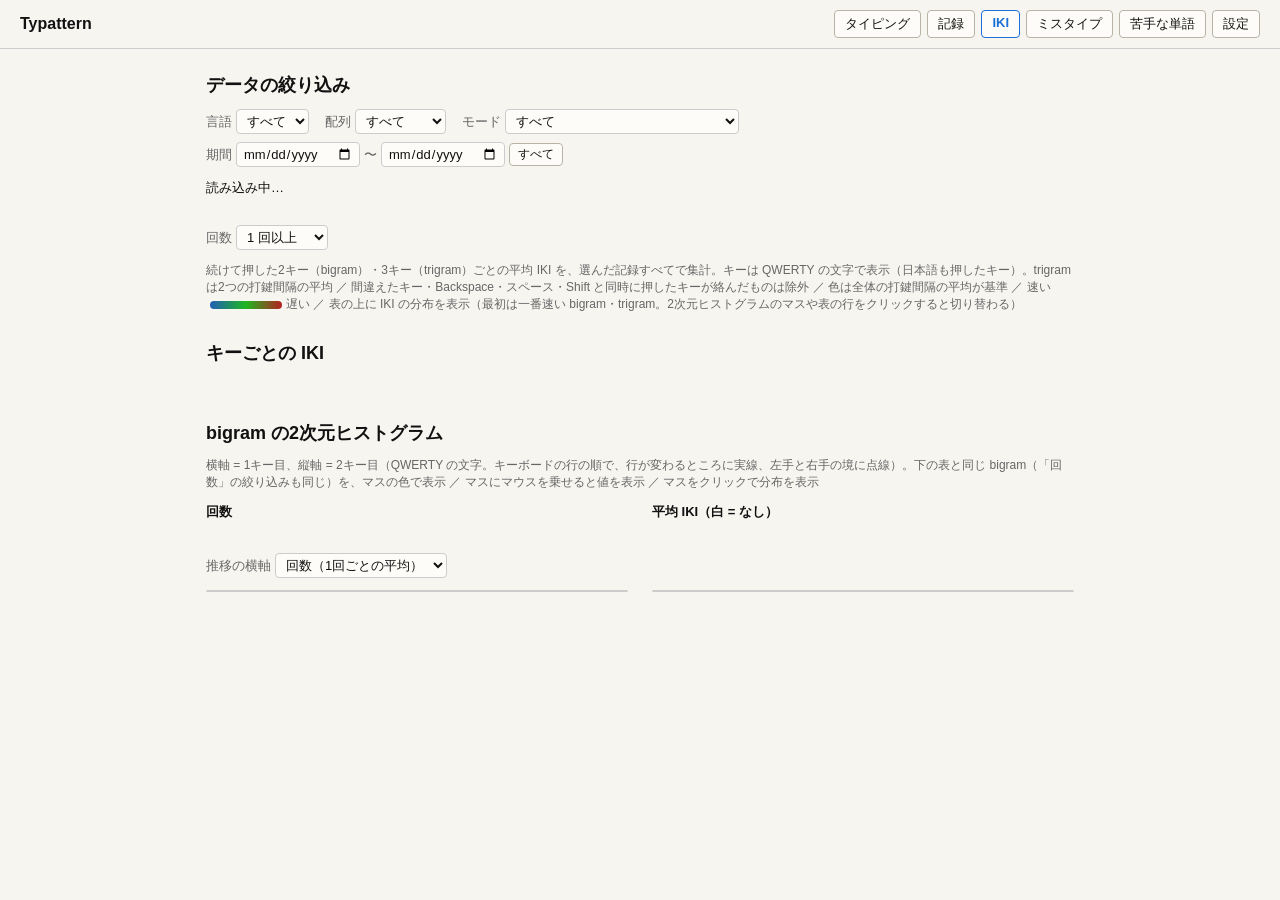
<file: ngram.html>
<!doctype html>
<html lang="ja">
<head>
  <meta charset="utf-8">
  <meta name="viewport" content="width=device-width, initial-scale=1">
  <title>Typattern IKI</title>
  <link rel="stylesheet" href="style.css?v=74">
</head>
<body>
  <!-- 全ページ共通の一番上：左にロゴ（とバージョン）、右にページへのリンク -->
  <nav class="top-nav" aria-label="ページ">
    <div class="brand">
      <div class="logo">Typattern<span id="version" class="version"></span><span id="data-size" class="data-size" title="ブラウザに保存している記録と登録したキー配列の大きさ（書き出すファイルとほぼ同じ）。書き出し・読み込みは設定のページ"></span></div>
    </div>
    <div class="nav-links">
      <a class="text-btn" href="index.html">タイピング</a>
      <a class="text-btn" href="stats.html" title="レベルの達成度・成績の推移・ランキング">記録</a>
      <a class="text-btn" href="ngram.html" aria-current="page" title="キーごと・bigram・trigram ごとの IKI">IKI</a>
      <a class="text-btn" href="mistype.html" title="どのキーを、どのキーと押し間違えたか">ミスタイプ</a>
      <a class="text-btn" href="weak-words.html" title="単語モードで遅い単語・ミスの多い単語">苦手な単語</a>
      <a class="text-btn" href="settings.html" title="キー配列・お題の登録、グラフの範囲・ランキングの基準、記録の書き出しと読み込み">設定</a>
    </div>
  </nav>

  <main class="main stats-main">
    <h2 class="stats-title">データの絞り込み</h2>
    <div class="filters stats-filters">
      <label class="filter">言語
        <select id="f-lang" class="layout-select">
          <option value="">すべて</option>
          <option value="en">英語</option>
          <option value="ja">日本語</option>
        </select>
      </label>
      <label class="filter">配列
        <select id="f-layout" class="layout-select">
          <option value="">すべて</option>
          <option value="qwerty">QWERTY</option>
        </select>
      </label>
      <label class="filter">モード
        <select id="f-mode" class="layout-select">
          <option value="">すべて</option>
          <option value="regular">練習モード以外</option>
          <option value="normal">文章</option>
          <option value="short">短い文章</option>
          <option value="words">単語</option>
          <option value="other">その他</option>
          <option value="weak">苦手な単語（練習モード）</option>
          <option value="faster-other-setup">他では速い bigram（練習モード）</option>
        </select>
      </label>
      <span class="filter">期間
        <input id="f-from" type="date" class="layout-select" aria-label="開始日">
        〜
        <input id="f-to" type="date" class="layout-select" aria-label="終了日">
        <button id="f-clear" type="button" class="text-btn small-btn" title="期間の指定をなくす">すべて</button>
      </span>
    </div>
    <p id="stats-summary" class="stats-summary">読み込み中…</p>

    <!-- 並び：絞り込み → 回数・集計・説明 → キーごとの IKI（配列図）→ bigram の2次元ヒストグラム → 分布（クリックで出る）→ bigram・trigram の表 -->
    <section class="stats-section">
      <div class="filters">
        <label class="filter">回数
          <select id="f-min" class="layout-select">
            <option value="1">1 回以上</option>
            <option value="3">3 回以上</option>
            <option value="5">5 回以上</option>
            <option value="10">10 回以上</option>
          </select>
        </label>
      </div>
      <p id="ngram-summary" class="stats-summary"></p>
      <p class="rhythm-legend">続けて押した2キー（bigram）・3キー（trigram）ごとの平均 IKI を、選んだ記録すべてで集計。キーは QWERTY の文字で表示（日本語も押したキー）。trigram は2つの打鍵間隔の平均 ／ 間違えたキー・Backspace・スペース・Shift と同時に押したキーが絡んだものは除外 ／ 色は全体の打鍵間隔の平均が基準 ／ 速い<span class="rhythm-scale"></span>遅い ／ 表の上に IKI の分布を表示（最初は一番速い bigram・trigram。2次元ヒストグラムのマスや表の行をクリックすると切り替わる）</p>
    </section>

    <section class="stats-section">
      <h2 class="stats-title">キーごとの IKI</h2>
      <p id="key-iki-legend" class="rhythm-legend"></p>
      <div class="kb-scroll"><div id="key-iki" class="kb km"></div></div>
    </section>

    <section class="stats-section">
      <h2 class="stats-title">bigram の2次元ヒストグラム</h2>
      <p class="rhythm-legend">横軸 = 1キー目、縦軸 = 2キー目（QWERTY の文字。キーボードの行の順で、行が変わるところに実線、左手と右手の境に点線）。下の表と同じ bigram（「回数」の絞り込みも同じ）を、マスの色で表示 ／ マスにマウスを乗せると値を表示 ／ マスをクリックで分布を表示</p>
      <div class="ngram-grid">
        <div class="ngram-col">
          <h3 class="hm-title">回数</h3>
          <div id="hm-count" class="hm"></div>
        </div>
        <div class="ngram-col">
          <h3 class="hm-title">平均 IKI（白 = なし）</h3>
          <div id="hm-iki" class="hm"></div>
        </div>
      </div>
    </section>

    <section class="stats-section">
      <!-- 分布の下の IKI の推移の横軸（bigram・trigram 共通） -->
      <div class="filters">
        <label class="filter">推移の横軸
          <select id="f-trend" class="layout-select">
            <option value="run">回数（1回ごとの平均）</option>
            <option value="day">日付（1日ごとの平均）</option>
          </select>
        </label>
      </div>
      <!-- クリックで出る IKI の分布と推移（左が bigram、右が trigram） -->
      <div class="ngram-grid ngram-dists">
        <div class="ngram-col"><div id="bigram-dist" class="ngram-dist"></div></div>
        <div class="ngram-col"><div id="trigram-dist" class="ngram-dist"></div></div>
      </div>
      <div class="ngram-grid">
        <div class="ngram-col">
          <div id="bigram" class="ngram-scroll"></div>
        </div>
        <div class="ngram-col">
          <div id="trigram" class="ngram-scroll"></div>
        </div>
      </div>
    </section>
  </main>

  <script src="js/store.js?v=74"></script>
  <script src="js/keys.js?v=74"></script>
  <script src="js/settings.js?v=74"></script>
  <script src="js/page-footer.js?v=74"></script>
  <script src="js/rhythm.js?v=74"></script>
  <script src="js/keyboard-shapes.js?v=74"></script>
  <script src="js/kana-layout.js?v=74"></script>
  <script src="js/key-map.js?v=74"></script>
  <script src="js/point-trend.js?v=74"></script>
  <script src="js/ngram.js?v=74"></script>
  <script src="js/filters.js?v=74"></script>
  <script src="js/ngram-page.js?v=74"></script>
</body>
</html>
</file>
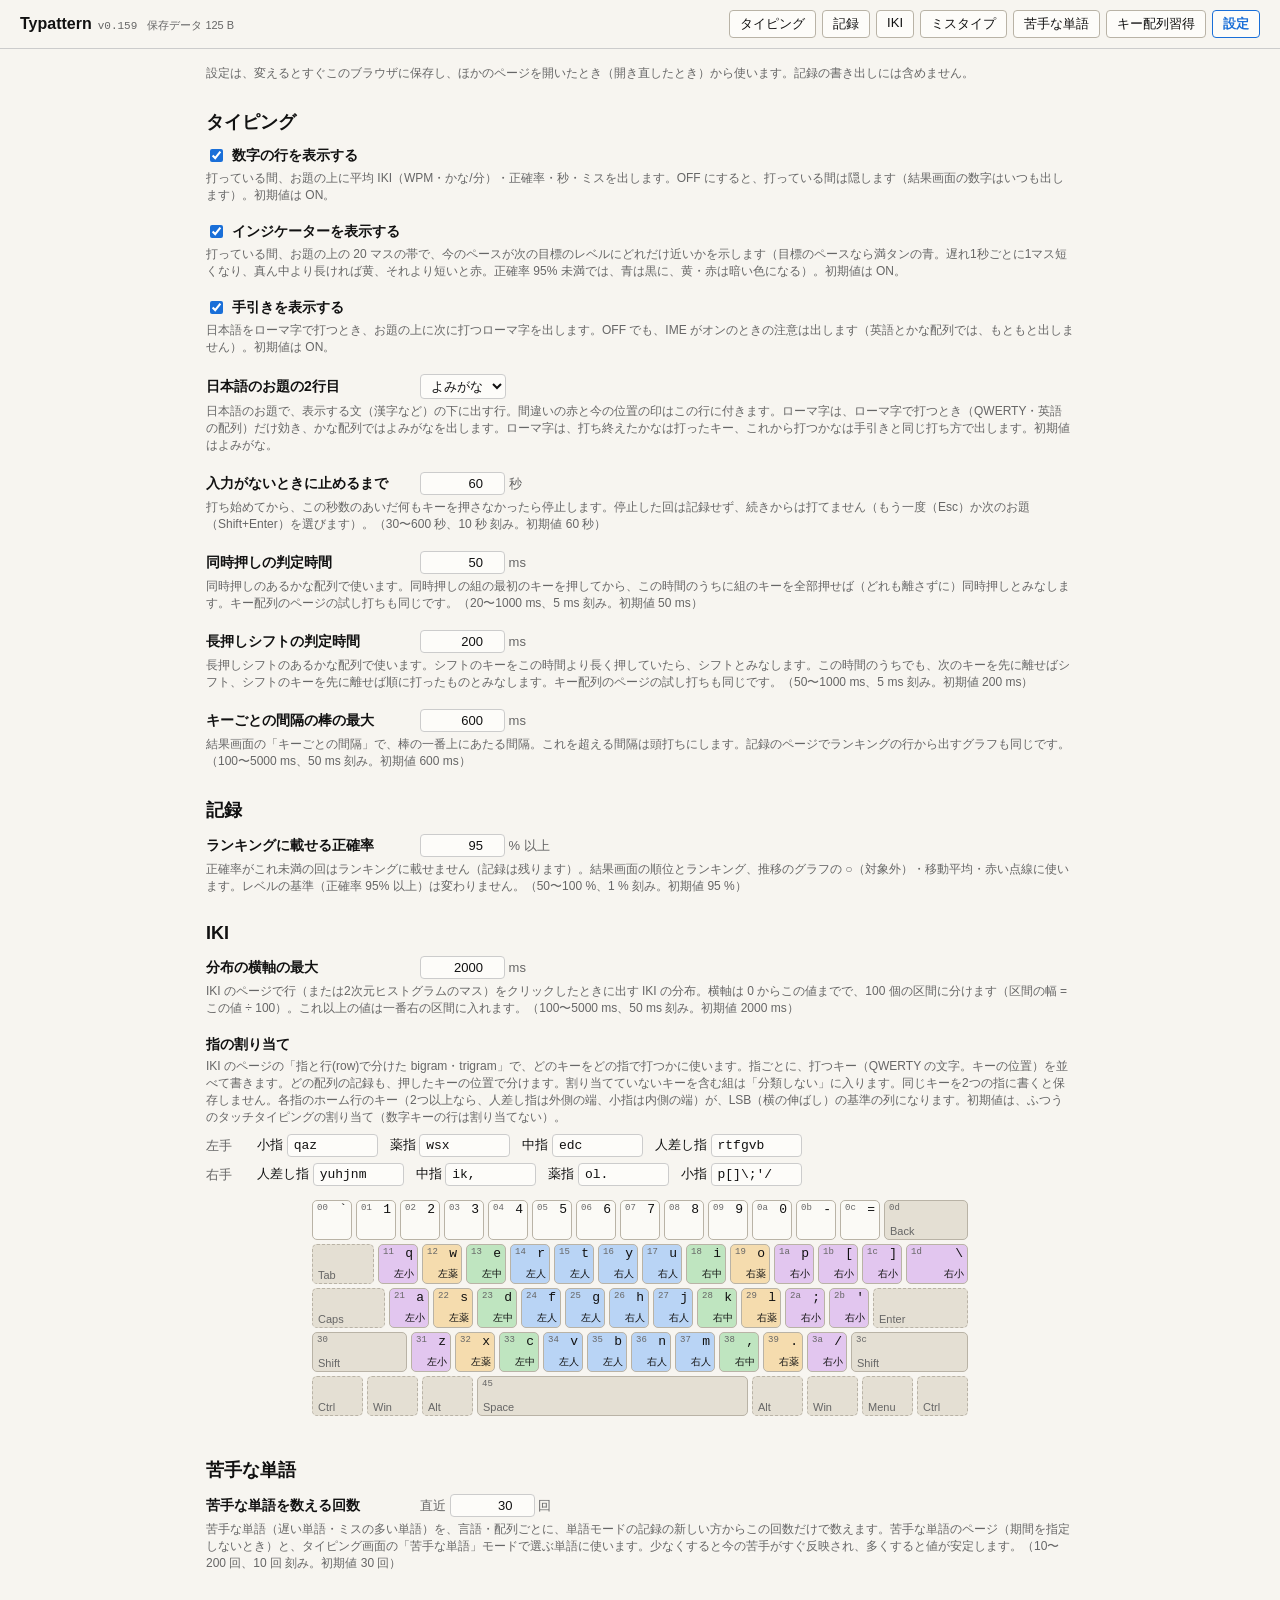
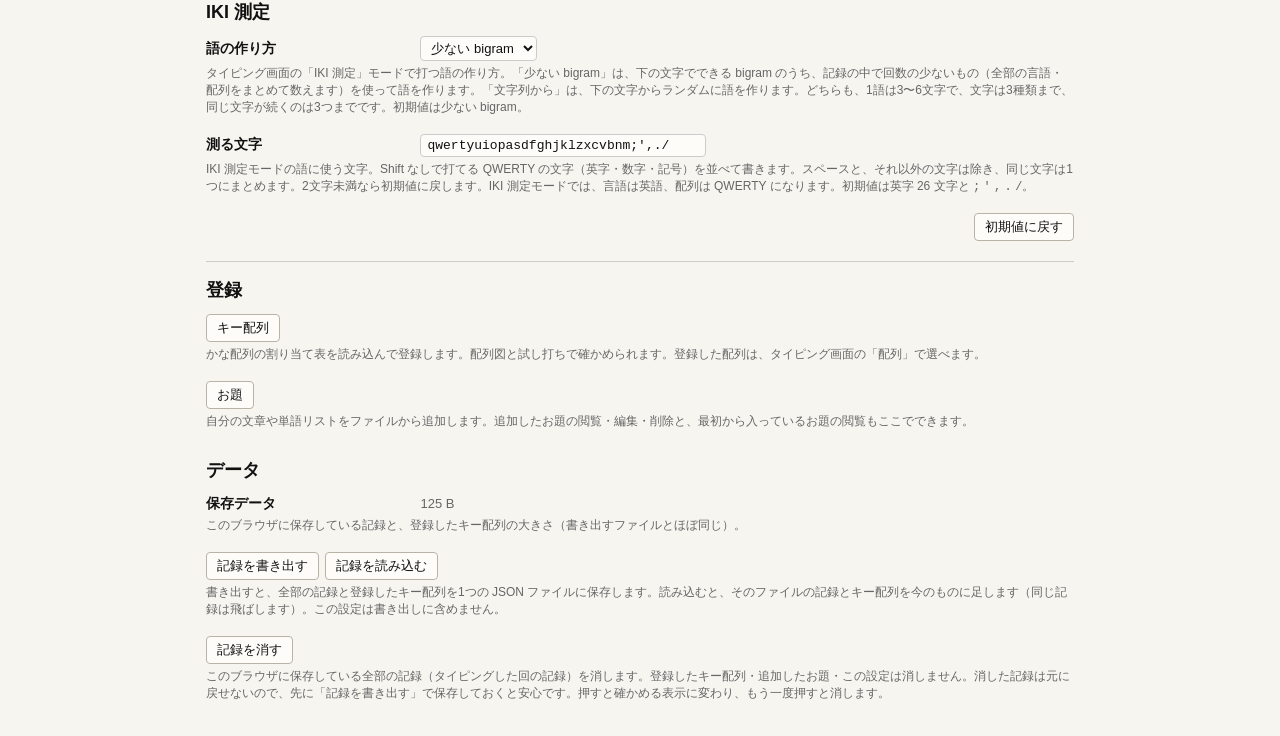
<file: settings.html>
<!doctype html>
<html lang="ja">
<head>
  <meta charset="utf-8">
  <meta name="viewport" content="width=device-width, initial-scale=1">
  <title>Typattern 設定</title>
  <link rel="icon" href="images/favicon.svg" type="image/svg+xml">
  <link rel="icon" href="images/favicon-32.png" type="image/png" sizes="32x32">
  <link rel="apple-touch-icon" href="images/apple-touch-icon.png">
  <link rel="stylesheet" href="style.css?v=159">
</head>
<body>
  <!-- 全ページ共通の一番上：左にロゴ（とバージョン）、右にページへのリンク -->
  <nav class="top-nav" aria-label="ページ">
    <div class="brand">
      <div class="logo">Typattern<span id="version" class="version"></span><span id="data-size" class="data-size" title="ブラウザに保存している記録と登録したキー配列の大きさ（書き出すファイルとほぼ同じ）。書き出し・読み込みは設定のページ"></span></div>
    </div>
    <div class="nav-links">
      <a class="text-btn" href="index.html">タイピング</a>
      <a class="text-btn" href="stats.html" title="レベルの達成度・成績の推移・ランキング">記録</a>
      <a class="text-btn" href="analysis_iki.html" title="キーごと・bigram・trigram ごとの IKI">IKI</a>
      <a class="text-btn" href="mistype.html" title="どのキーを、どのキーと押し間違えたか">ミスタイプ</a>
      <a class="text-btn" href="weak-words.html" title="単語モードで遅い単語・ミスの多い単語">苦手な単語</a>
      <a class="text-btn" href="layout-learning.html" title="キー配列習得の状況（覚えた割り当て・達成項目）">キー配列習得</a>
      <a class="text-btn" href="settings.html" aria-current="page" title="キー配列・お題の登録、グラフの範囲・ランキングの基準、記録の書き出しと読み込み">設定</a>
    </div>
  </nav>

  <main class="main stats-main">
    <p class="rhythm-legend">設定は、変えるとすぐこのブラウザに保存し、ほかのページを開いたとき（開き直したとき）から使います。記録の書き出しには含めません。</p>

    <!-- 並びはページの順（タイピング・記録・IKI・苦手な単語）。その下に「初期値に戻す」、横線を引いて「登録」と「データ」（設定の項目ではないもの）。項目はそれを使うページのところに置く -->
    <section class="stats-section settings-section">
      <h2 class="stats-title">タイピング</h2>
      <!-- 表示の項目はタイピング画面の上からの順。その後に画面の部品ではない項目、最後に結果画面の項目 -->
      <div class="setting">
        <label class="setting-label setting-check"><input id="s-stats" type="checkbox" data-setting="showStats"> 数字の行を表示する</label>
        <p class="setting-help">打っている間、お題の上に平均 IKI（WPM・かな/分）・正確率・秒・ミスを出します。OFF にすると、打っている間は隠します（結果画面の数字はいつも出します）。初期値は ON。</p>
      </div>
      <div class="setting">
        <label class="setting-label setting-check"><input id="s-indicator" type="checkbox" data-setting="indicator"> インジケーターを表示する</label>
        <p class="setting-help">打っている間、お題の上の 20 マスの帯で、今のペースが次の目標のレベルにどれだけ近いかを示します（目標のペースなら満タンの青。遅れ1秒ごとに1マス短くなり、真ん中より長ければ黄、それより短いと赤。正確率 95% 未満では、青は黒に、黄・赤は暗い色になる）。初期値は ON。</p>
      </div>
      <div class="setting">
        <label class="setting-label setting-check"><input id="s-guide" type="checkbox" data-setting="showGuide"> 手引きを表示する</label>
        <p class="setting-help">日本語をローマ字で打つとき、お題の上に次に打つローマ字を出します。OFF でも、IME がオンのときの注意は出します（英語とかな配列では、もともと出しません）。初期値は ON。</p>
      </div>
      <div class="setting">
        <label class="setting-label" for="s-ja-second">日本語のお題の2行目</label>
        <span class="setting-input">
          <select id="s-ja-second" class="layout-select" data-setting="jaSecondLine">
            <option value="kana">よみがな</option>
            <option value="romaji">ローマ字</option>
          </select>
        </span>
        <p class="setting-help">日本語のお題で、表示する文（漢字など）の下に出す行。間違いの赤と今の位置の印はこの行に付きます。ローマ字は、ローマ字で打つとき（QWERTY・英語の配列）だけ効き、かな配列ではよみがなを出します。ローマ字は、打ち終えたかなは打ったキー、これから打つかなは手引きと同じ打ち方で出します。初期値はよみがな。</p>
      </div>
      <div class="setting">
        <label class="setting-label" for="s-idle">入力がないときに止めるまで</label>
        <span class="setting-input"><input id="s-idle" class="layout-select setting-number" type="number" data-setting="idleStopSec"> 秒</span>
        <p class="setting-help">打ち始めてから、この秒数のあいだ何もキーを押さなかったら停止します。停止した回は記録せず、続きからは打てません（もう一度（Esc）か次のお題（Shift+Enter）を選びます）。<span class="setting-range"></span></p>
      </div>
      <div class="setting">
        <label class="setting-label" for="s-chord">同時押しの判定時間</label>
        <span class="setting-input"><input id="s-chord" class="layout-select setting-number" type="number" data-setting="chordTerm"> ms</span>
        <p class="setting-help">同時押しのあるかな配列で使います。同時押しの組の最初のキーを押してから、この時間のうちに組のキーを全部押せば（どれも離さずに）同時押しとみなします。キー配列のページの試し打ちも同じです。<span class="setting-range"></span></p>
      </div>
      <div class="setting">
        <label class="setting-label" for="s-hold">長押しシフトの判定時間</label>
        <span class="setting-input"><input id="s-hold" class="layout-select setting-number" type="number" data-setting="holdTerm"> ms</span>
        <p class="setting-help">長押しシフトのあるかな配列で使います。シフトのキーをこの時間より長く押していたら、シフトとみなします。この時間のうちでも、次のキーを先に離せばシフト、シフトのキーを先に離せば順に打ったものとみなします。キー配列のページの試し打ちも同じです。<span class="setting-range"></span></p>
      </div>
      <div class="setting">
        <label class="setting-label" for="s-rhythm">キーごとの間隔の棒の最大</label>
        <span class="setting-input"><input id="s-rhythm" class="layout-select setting-number" type="number" data-setting="rhythmMaxMs"> ms</span>
        <p class="setting-help">結果画面の「キーごとの間隔」で、棒の一番上にあたる間隔。これを超える間隔は頭打ちにします。記録のページでランキングの行から出すグラフも同じです。<span class="setting-range"></span></p>
      </div>
    </section>

    <section class="stats-section settings-section">
      <h2 class="stats-title">記録</h2>
      <div class="setting">
        <label class="setting-label" for="s-rank-acc">ランキングに載せる正確率</label>
        <span class="setting-input"><input id="s-rank-acc" class="layout-select setting-number" type="number" data-setting="rankMinAccuracy"> % 以上</span>
        <p class="setting-help">正確率がこれ未満の回はランキングに載せません（記録は残ります）。結果画面の順位とランキング、推移のグラフの ○（対象外）・移動平均・赤い点線に使います。レベルの基準（正確率 95% 以上）は変わりません。<span class="setting-range"></span></p>
      </div>
    </section>

    <section class="stats-section settings-section">
      <h2 class="stats-title">IKI</h2>
      <div class="setting">
        <label class="setting-label" for="s-ngram">分布の横軸の最大</label>
        <span class="setting-input"><input id="s-ngram" class="layout-select setting-number" type="number" data-setting="ngramMaxMs"> ms</span>
        <p class="setting-help">IKI のページで行（または2次元ヒストグラムのマス）をクリックしたときに出す IKI の分布。横軸は 0 からこの値までで、100 個の区間に分けます（区間の幅 = この値 ÷ 100）。これ以上の値は一番右の区間に入れます。<span class="setting-range"></span></p>
      </div>
      <div class="setting">
        <span class="setting-label">指の割り当て</span>
        <p class="setting-help">IKI のページの「指と行(row)で分けた bigram・trigram」で、どのキーをどの指で打つかに使います。指ごとに、打つキー（QWERTY の文字。キーの位置）を並べて書きます。どの配列の記録も、押したキーの位置で分けます。割り当てていないキーを含む組は「分類しない」に入ります。同じキーを2つの指に書くと保存しません。各指のホーム行のキー（2つ以上なら、人差し指は外側の端、小指は内側の端）が、LSB（横の伸ばし）の基準の列になります。初期値は、ふつうのタッチタイピングの割り当て（数字キーの行は割り当てない）。</p>
        <div class="finger-grid">
          <div class="finger-hand">
            <span class="finger-hand-name">左手</span>
            <label class="finger-input">小指 <input class="layout-select setting-text" type="text" spellcheck="false" autocomplete="off" data-finger="L4"></label>
            <label class="finger-input">薬指 <input class="layout-select setting-text" type="text" spellcheck="false" autocomplete="off" data-finger="L3"></label>
            <label class="finger-input">中指 <input class="layout-select setting-text" type="text" spellcheck="false" autocomplete="off" data-finger="L2"></label>
            <label class="finger-input">人差し指 <input class="layout-select setting-text" type="text" spellcheck="false" autocomplete="off" data-finger="L1"></label>
          </div>
          <div class="finger-hand">
            <span class="finger-hand-name">右手</span>
            <label class="finger-input">人差し指 <input class="layout-select setting-text" type="text" spellcheck="false" autocomplete="off" data-finger="R1"></label>
            <label class="finger-input">中指 <input class="layout-select setting-text" type="text" spellcheck="false" autocomplete="off" data-finger="R2"></label>
            <label class="finger-input">薬指 <input class="layout-select setting-text" type="text" spellcheck="false" autocomplete="off" data-finger="R3"></label>
            <label class="finger-input">小指 <input class="layout-select setting-text" type="text" spellcheck="false" autocomplete="off" data-finger="R4"></label>
          </div>
        </div>
        <p id="finger-msg" class="setting-help" aria-live="polite"></p>
        <!-- 割り当ての確かめ：キーを指ごとの色で塗り、指の名前を書く。割り当てていないキーは白 -->
        <div class="kb-scroll"><div id="finger-map" class="kb km"></div></div>
      </div>
    </section>

    <section class="stats-section settings-section">
      <h2 class="stats-title">苦手な単語</h2>
      <div class="setting">
        <label class="setting-label" for="s-weak-runs">苦手な単語を数える回数</label>
        <span class="setting-input">直近 <input id="s-weak-runs" class="layout-select setting-number" type="number" data-setting="weakRecentRuns"> 回</span>
        <p class="setting-help">苦手な単語（遅い単語・ミスの多い単語）を、言語・配列ごとに、単語モードの記録の新しい方からこの回数だけで数えます。苦手な単語のページ（期間を指定しないとき）と、タイピング画面の「苦手な単語」モードで選ぶ単語に使います。少なくすると今の苦手がすぐ反映され、多くすると値が安定します。<span class="setting-range"></span></p>
      </div>
    </section>

    <section class="stats-section settings-section">
      <h2 class="stats-title">IKI 測定</h2>
      <div class="setting">
        <label class="setting-label" for="s-iki-pick">語の作り方</label>
        <span class="setting-input">
          <select id="s-iki-pick" class="layout-select" data-setting="ikiMeasurementPick">
            <option value="least">少ない bigram</option>
            <option value="random">文字列から</option>
          </select>
        </span>
        <p class="setting-help">タイピング画面の「IKI 測定」モードで打つ語の作り方。「少ない bigram」は、下の文字でできる bigram のうち、記録の中で回数の少ないもの（全部の言語・配列をまとめて数えます）を使って語を作ります。「文字列から」は、下の文字からランダムに語を作ります。どちらも、1語は3〜6文字で、文字は3種類まで、同じ文字が続くのは3つまでです。初期値は少ない bigram。</p>
      </div>
      <div class="setting">
        <label class="setting-label" for="s-iki-chars">測る文字</label>
        <span class="setting-input"><input id="s-iki-chars" class="layout-select setting-text" type="text" spellcheck="false" autocomplete="off" data-setting="ikiMeasurementChars"></span>
        <p class="setting-help">IKI 測定モードの語に使う文字。Shift なしで打てる QWERTY の文字（英字・数字・記号）を並べて書きます。スペースと、それ以外の文字は除き、同じ文字は1つにまとめます。2文字未満なら初期値に戻します。IKI 測定モードでは、言語は英語、配列は QWERTY になります。初期値は英字 26 文字と <code>;</code> <code>'</code> <code>,</code> <code>.</code> <code>/</code>。</p>
      </div>
    </section>

    <div class="trial-bar settings-bar">
      <span id="settings-msg" class="trial-last" aria-live="polite"></span>
      <button id="settings-reset" class="text-btn" type="button">初期値に戻す</button>
    </div>

    <!-- 別のページで行う登録（上部のリンクには出さず、ここから開く） -->
    <section class="stats-section settings-section data-section">
      <h2 class="stats-title">登録</h2>
      <div class="setting">
        <a class="text-btn" href="layouts.html">キー配列</a>
        <p class="setting-help">かな配列の割り当て表を読み込んで登録します。配列図と試し打ちで確かめられます。登録した配列は、タイピング画面の「配列」で選べます。</p>
      </div>
      <div class="setting">
        <a class="text-btn" href="text-manager.html">お題</a>
        <p class="setting-help">自分の文章や単語リストをファイルから追加します。追加したお題の閲覧・編集・削除と、最初から入っているお題の閲覧もここでできます。</p>
      </div>
    </section>

    <section class="stats-section settings-section">
      <h2 class="stats-title">データ</h2>
      <div class="setting">
        <span class="setting-label">保存データ</span>
        <span id="data-size-detail" class="setting-input" title="書き出すファイルとほぼ同じ大きさ"></span>
        <p class="setting-help">このブラウザに保存している記録と、登録したキー配列の大きさ（書き出すファイルとほぼ同じ）。</p>
      </div>
      <div class="setting">
        <div class="data-actions">
          <button id="export-btn" class="text-btn" type="button" title="全記録と登録したキー配列を JSON ファイルに保存">記録を書き出す</button>
          <button id="import-btn" class="text-btn" type="button" title="書き出した JSON ファイルから記録とキー配列を追加">記録を読み込む</button>
          <input id="import-file" type="file" accept=".json,application/json" hidden>
        </div>
        <p class="setting-help">書き出すと、全部の記録と登録したキー配列を1つの JSON ファイルに保存します。読み込むと、そのファイルの記録とキー配列を今のものに足します（同じ記録は飛ばします）。この設定は書き出しに含めません。</p>
      </div>
      <div class="setting">
        <div class="data-actions">
          <button id="clear-btn" class="text-btn" type="button" title="このブラウザに保存している全部の記録を消す">記録を消す</button>
          <span id="clear-msg" class="trial-last" aria-live="polite"></span>
        </div>
        <p class="setting-help">このブラウザに保存している全部の記録（タイピングした回の記録）を消します。登録したキー配列・追加したお題・この設定は消しません。消した記録は元に戻せないので、先に「記録を書き出す」で保存しておくと安心です。押すと確かめる表示に変わり、もう一度押すと消します。</p>
      </div>
    </section>
  </main>

  <script src="js/store.js?v=159"></script>
  <script src="js/keys.js?v=159"></script>
  <script src="js/settings.js?v=159"></script>
  <script src="js/keyboard-shapes.js?v=159"></script>
  <script src="js/key-map.js?v=159"></script>
  <script src="js/page-footer.js?v=159"></script>
  <script src="js/settings-page.js?v=159"></script>
</body>
</html>
</file>
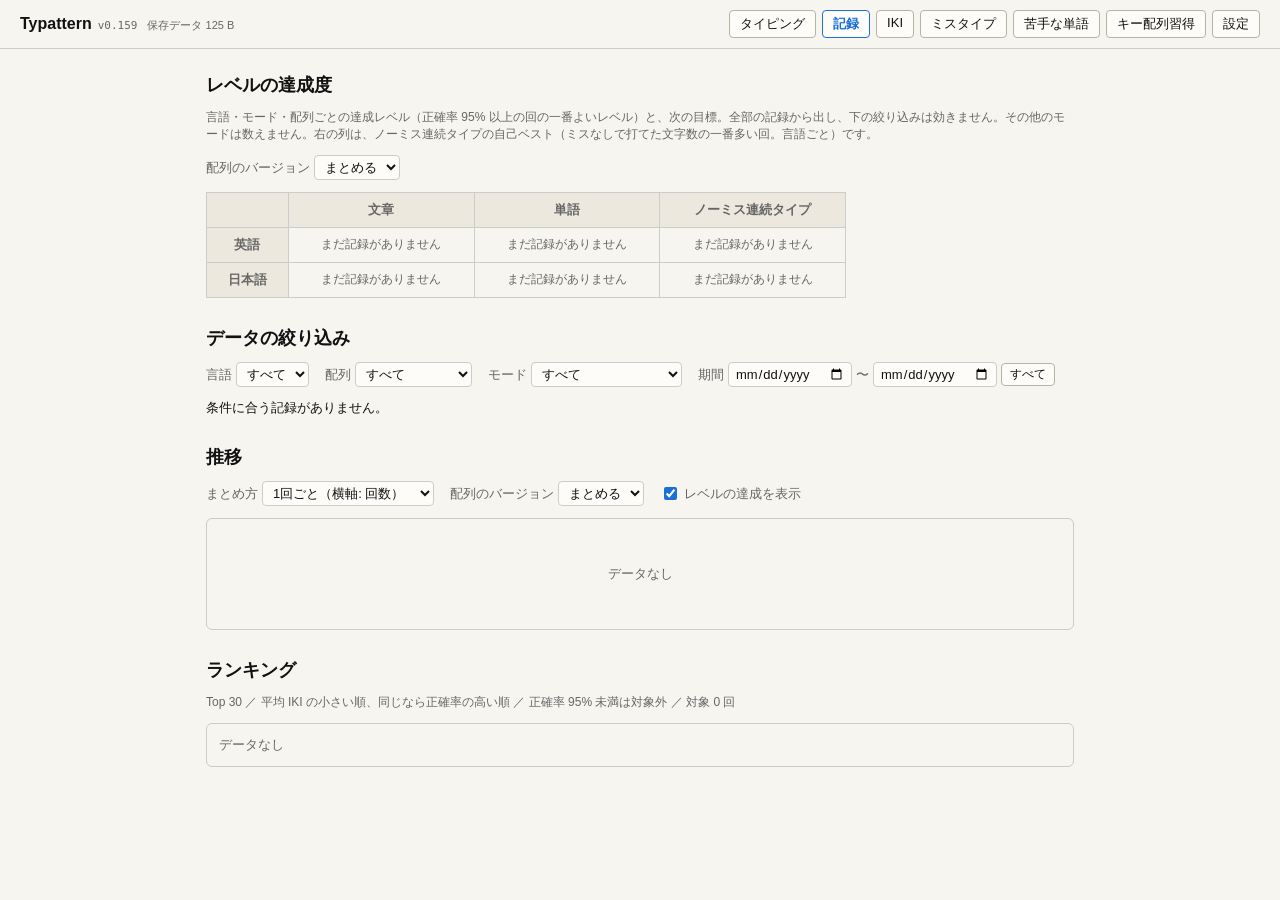
<file: stats.html>
<!doctype html>
<html lang="ja">
<head>
  <meta charset="utf-8">
  <meta name="viewport" content="width=device-width, initial-scale=1">
  <title>Typattern 記録</title>
  <link rel="icon" href="images/favicon.svg" type="image/svg+xml">
  <link rel="icon" href="images/favicon-32.png" type="image/png" sizes="32x32">
  <link rel="apple-touch-icon" href="images/apple-touch-icon.png">
  <link rel="stylesheet" href="style.css?v=159">
</head>
<body>
  <!-- 全ページ共通の一番上：左にロゴ（とバージョン）、右にページへのリンク -->
  <nav class="top-nav" aria-label="ページ">
    <div class="brand">
      <div class="logo">Typattern<span id="version" class="version"></span><span id="data-size" class="data-size" title="ブラウザに保存している記録と登録したキー配列の大きさ（書き出すファイルとほぼ同じ）。書き出し・読み込みは設定のページ"></span></div>
    </div>
    <div class="nav-links">
      <a class="text-btn" href="index.html">タイピング</a>
      <a class="text-btn" href="stats.html" aria-current="page" title="レベルの達成度・成績の推移・ランキング">記録</a>
      <a class="text-btn" href="analysis_iki.html" title="キーごと・bigram・trigram ごとの IKI">IKI</a>
      <a class="text-btn" href="mistype.html" title="どのキーを、どのキーと押し間違えたか">ミスタイプ</a>
      <a class="text-btn" href="weak-words.html" title="単語モードで遅い単語・ミスの多い単語">苦手な単語</a>
      <a class="text-btn" href="layout-learning.html" title="キー配列習得の状況（覚えた割り当て・達成項目）">キー配列習得</a>
      <a class="text-btn" href="settings.html" title="キー配列・お題の登録、グラフの範囲・ランキングの基準、記録の書き出しと読み込み">設定</a>
    </div>
  </nav>

  <main class="main stats-main">
    <!-- レベルの達成度：全部の記録から出す（下のデータの絞り込みは効かない）。決まりは docs/levels.md -->
    <section class="stats-section level-section">
      <h2 class="stats-title">レベルの達成度</h2>
      <p class="rhythm-legend">言語・モード・配列ごとの達成レベル（正確率 95% 以上の回の一番よいレベル）と、次の目標。全部の記録から出し、下の絞り込みは効きません。その他のモードは数えません。右の列は、ノーミス連続タイプの自己ベスト（ミスなしで打てた文字数の一番多い回。言語ごと）です。</p>
      <div class="filters">
        <label class="filter">配列のバージョン
          <select id="level-versions" class="layout-select" title="「○○v0.2」「○○v0.10」のようなマイナーバージョン違いの配列を、1行にまとめるか">
            <option value="merge">まとめる</option>
            <option value="split">分ける</option>
          </select>
        </label>
      </div>
      <div id="levels" class="level-table-wrap"></div>
    </section>

    <h2 class="stats-title">データの絞り込み</h2>
    <div class="filters stats-filters">
      <label class="filter">言語
        <select id="f-lang" class="layout-select">
          <option value="">すべて</option>
          <option value="en">英語</option>
          <option value="ja">日本語</option>
        </select>
      </label>
      <label class="filter">配列
        <select id="f-layout" class="layout-select">
          <option value="">すべて</option>
          <option value="qwerty">QWERTY配列</option>
        </select>
      </label>
      <label class="filter">モード
        <select id="f-mode" class="layout-select">
          <option value="">すべて</option>
          <option value="normal">文章</option>
          <option value="words">単語</option>
          <option value="other">その他</option>
          <option value="no-mistype">ノーミス連続タイプ</option>
        </select>
      </label>
      <span class="filter">期間
        <input id="f-from" type="date" class="layout-select" aria-label="開始日">
        〜
        <input id="f-to" type="date" class="layout-select" aria-label="終了日">
        <button id="f-clear" type="button" class="text-btn small-btn" title="期間の指定をなくす">すべて</button>
      </span>
    </div>
    <p id="stats-summary" class="stats-summary">読み込み中…</p>

    <section class="stats-section">
      <h2 class="stats-title">推移</h2>
      <div class="filters">
        <label class="filter">まとめ方
          <select id="f-group" class="layout-select">
            <option value="run">1回ごと（横軸: 回数）</option>
            <option value="day">日ごと（横軸: 年月日）</option>
            <option value="month">月ごと（横軸: 年月）</option>
          </select>
        </label>
        <label class="filter">配列のバージョン
          <select id="trend-versions" class="layout-select" title="絞り込みで選んだ配列の、マイナーバージョン違い（「○○v0.2」「○○v0.10」など）の回もまとめて描くか">
            <option value="merge">まとめる</option>
            <option value="split">分ける</option>
          </select>
        </label>
        <label class="filter" title="達成レベルが上がった回の赤い輪と「SB達成」などの文字"><input id="trend-ups" type="checkbox" checked> レベルの達成を表示</label>
      </div>
      <p id="trend-note" class="stats-summary" hidden></p>
      <p id="trend-legend" class="rhythm-legend"></p>
      <div id="trend" class="trend"></div>
    </section>

    <section class="stats-section">
      <h2 class="stats-title">ランキング</h2>
      <p id="ranking-legend" class="rhythm-legend"></p>
      <div id="ranking" class="ranking-scroll"></div>
    </section>

    <!-- ランキングの行をクリックしたとき：その回のキーごとの間隔（結果画面と同じグラフ） -->
    <section id="session-view" class="stats-section" hidden>
      <div class="dist-head">
        <h2 class="stats-title sv-title">その回のキーごとの間隔</h2>
        <button id="sv-close" type="button" class="dist-close" title="閉じる">×</button>
      </div>
      <p id="sv-summary" class="stats-summary"></p>
      <p id="sv-note" class="sv-note" hidden></p>
      <div class="rhythm">
        <p class="rhythm-legend"><span id="sv-what"></span>。その平均 <span id="sv-avg" class="rhythm-avg"></span> ms（点線。修正の時間を含まないので、結果の平均 IKI より小さくなる）／ 速い<span class="rhythm-scale"></span>遅い ／ 赤い文字 = ミスあり</p>
        <div id="sv-chart" class="rhythm-chart"></div>
      </div>
    </section>
  </main>

  <script src="js/store.js?v=159"></script>
  <script src="js/settings.js?v=159"></script>
  <script src="js/page-footer.js?v=159"></script>
  <script src="js/rhythm.js?v=159"></script>
  <script src="js/keys.js?v=159"></script>
  <script src="js/romaji.js?v=159"></script>
  <script src="js/typer.js?v=159"></script>
  <script src="js/kana-layout.js?v=159"></script>
  <script src="js/ranking.js?v=159"></script>
  <script src="js/levels.js?v=159"></script>
  <script src="js/filters.js?v=159"></script>
  <script src="js/trend.js?v=159"></script>
  <script src="js/no-mistype.js?v=159"></script>
  <script src="js/session-view.js?v=159"></script>
  <script src="js/stats.js?v=159"></script>
</body>
</html>
</file>
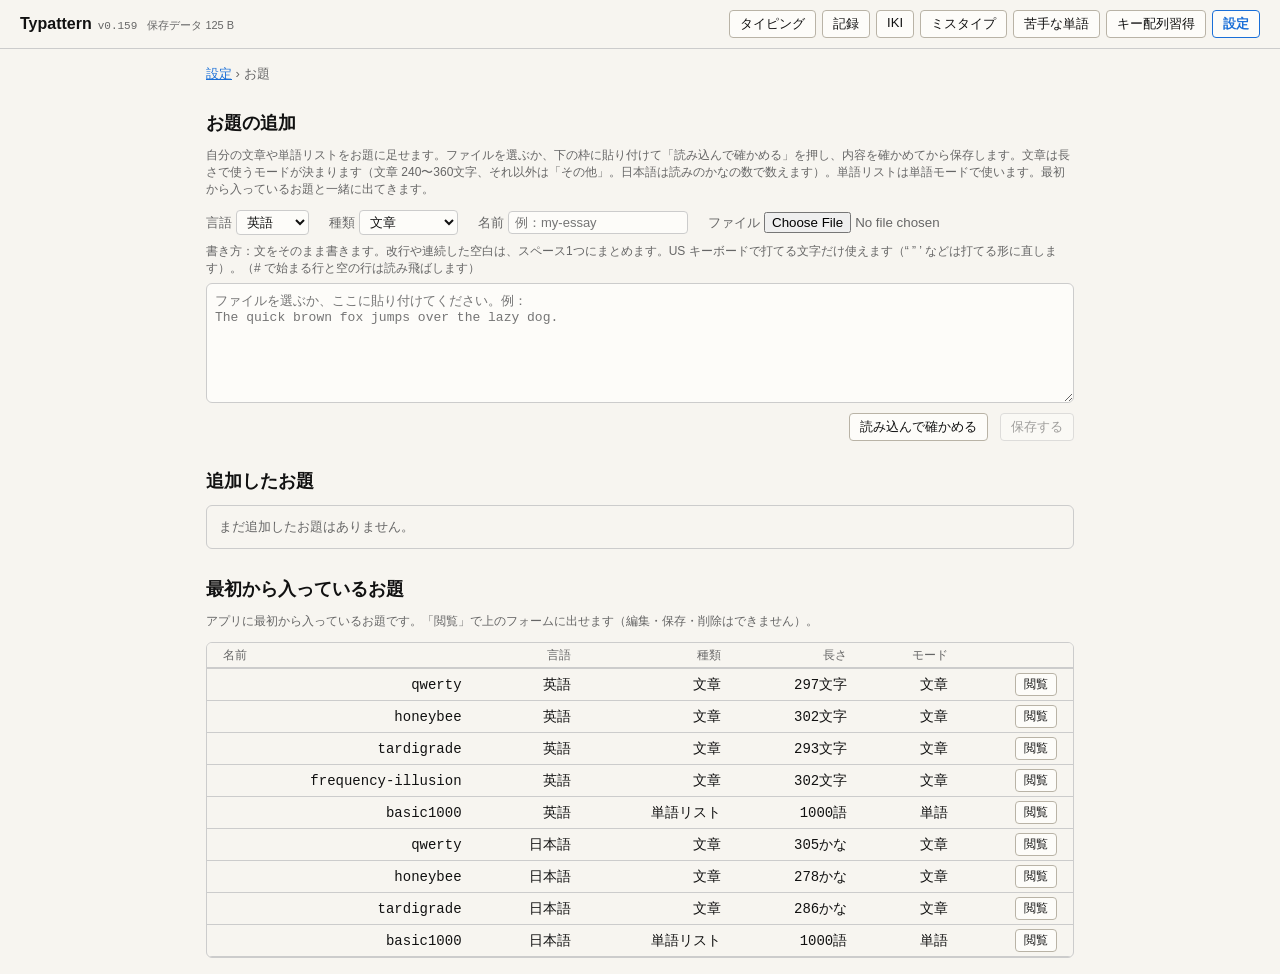
<file: text-manager.html>
<!doctype html>
<html lang="ja">
<head>
  <meta charset="utf-8">
  <meta name="viewport" content="width=device-width, initial-scale=1">
  <title>Typattern お題</title>
  <link rel="icon" href="images/favicon.svg" type="image/svg+xml">
  <link rel="icon" href="images/favicon-32.png" type="image/png" sizes="32x32">
  <link rel="apple-touch-icon" href="images/apple-touch-icon.png">
  <link rel="stylesheet" href="style.css?v=159">
</head>
<body>
  <!-- 全ページ共通の一番上：左にロゴ（とバージョン）、右にページへのリンク -->
  <nav class="top-nav" aria-label="ページ">
    <div class="brand">
      <div class="logo">Typattern<span id="version" class="version"></span><span id="data-size" class="data-size" title="ブラウザに保存している記録と登録したキー配列の大きさ（書き出すファイルとほぼ同じ）。書き出し・読み込みは設定のページ"></span></div>
    </div>
    <div class="nav-links">
      <a class="text-btn" href="index.html">タイピング</a>
      <a class="text-btn" href="stats.html" title="レベルの達成度・成績の推移・ランキング">記録</a>
      <a class="text-btn" href="analysis_iki.html" title="キーごと・bigram・trigram ごとの IKI">IKI</a>
      <a class="text-btn" href="mistype.html" title="どのキーを、どのキーと押し間違えたか">ミスタイプ</a>
      <a class="text-btn" href="weak-words.html" title="単語モードで遅い単語・ミスの多い単語">苦手な単語</a>
      <a class="text-btn" href="layout-learning.html" title="キー配列習得の状況（覚えた割り当て・達成項目）">キー配列習得</a>
      <a class="text-btn" href="settings.html" aria-current="page" title="キー配列・お題の登録、グラフの範囲・ランキングの基準、記録の書き出しと読み込み">設定</a>
    </div>
  </nav>

  <main class="main stats-main">
    <!-- 設定のページから開くページ。どこにいるか分かるよう、設定への戻り道を出す -->
    <p class="crumbs"><a href="settings.html">設定</a> › お題</p>
    <section class="stats-section tm-section">
      <h2 id="tm-form-title" class="stats-title">お題の追加</h2>
      <p class="rhythm-legend">自分の文章や単語リストをお題に足せます。ファイルを選ぶか、下の枠に貼り付けて「読み込んで確かめる」を押し、内容を確かめてから保存します。文章は長さで使うモードが決まります（文章 240〜360文字、それ以外は「その他」。日本語は読みのかなの数で数えます）。単語リストは単語モードで使います。最初から入っているお題と一緒に出てきます。</p>
      <!-- 一覧の「閲覧・編集」「閲覧」で開いたとき：何を出しているかと、やめるボタン -->
      <div id="tm-editing" class="tm-editing" hidden>
        <span id="tm-editing-text"></span>
        <button id="tm-edit-cancel" class="text-btn small-btn" type="button">編集をやめる</button>
      </div>
      <div class="import-form">
        <label class="filter">言語
          <select id="tm-lang" class="layout-select">
            <option value="en">英語</option>
            <option value="ja">日本語</option>
          </select>
        </label>
        <label class="filter">種類
          <select id="tm-kind" class="layout-select">
            <option value="text">文章</option>
            <option value="words">単語リスト</option>
          </select>
        </label>
        <label class="filter">名前
          <input id="tm-name" class="layout-select import-name" type="text" placeholder="例：my-essay">
        </label>
        <label class="filter">ファイル
          <input id="tm-file" type="file" accept=".txt,.tsv,text/plain">
        </label>
      </div>
      <p id="tm-format" class="rhythm-legend tm-format"></p>
      <textarea id="tm-source" class="import-text" spellcheck="false"></textarea>
      <div class="trial-bar">
        <span id="tm-msg" class="trial-last" aria-live="polite"></span>
        <button id="tm-check" class="text-btn" type="button">読み込んで確かめる</button>
        <!-- 文章で、長さから文章に当たるときだけ：そのモードか「その他」かを選ぶ -->
        <label id="tm-mode-box" class="filter" hidden>使うモード
          <select id="tm-mode" class="layout-select" title="長さから決まったモードで使うか、「その他」で使うか"></select>
        </label>
        <button id="tm-save" class="text-btn" type="button" disabled>保存する</button>
      </div>
      <ul id="tm-errors" class="import-errors" hidden></ul>
      <div id="tm-preview" class="tm-preview" hidden></div>
    </section>

    <section class="stats-section tm-section">
      <h2 class="stats-title">追加したお題</h2>
      <div id="tm-list" class="ranking-scroll"></div>
    </section>

    <!-- 最初からアプリに入っているお題（texts/・wordlists/ のファイル）。閲覧だけで、編集・削除はできない -->
    <section class="stats-section tm-section">
      <h2 class="stats-title">最初から入っているお題</h2>
      <p class="rhythm-legend">アプリに最初から入っているお題です。「閲覧」で上のフォームに出せます（編集・保存・削除はできません）。</p>
      <div id="tm-builtin" class="ranking-scroll"></div>
    </section>
  </main>

  <script src="js/store.js?v=159"></script>
  <script src="js/settings.js?v=159"></script>
  <script src="js/page-footer.js?v=159"></script>
  <script src="js/romaji.js?v=159"></script>
  <script src="js/custom-texts.js?v=159"></script>
  <script src="js/text-manager.js?v=159"></script>
</body>
</html>
</file>
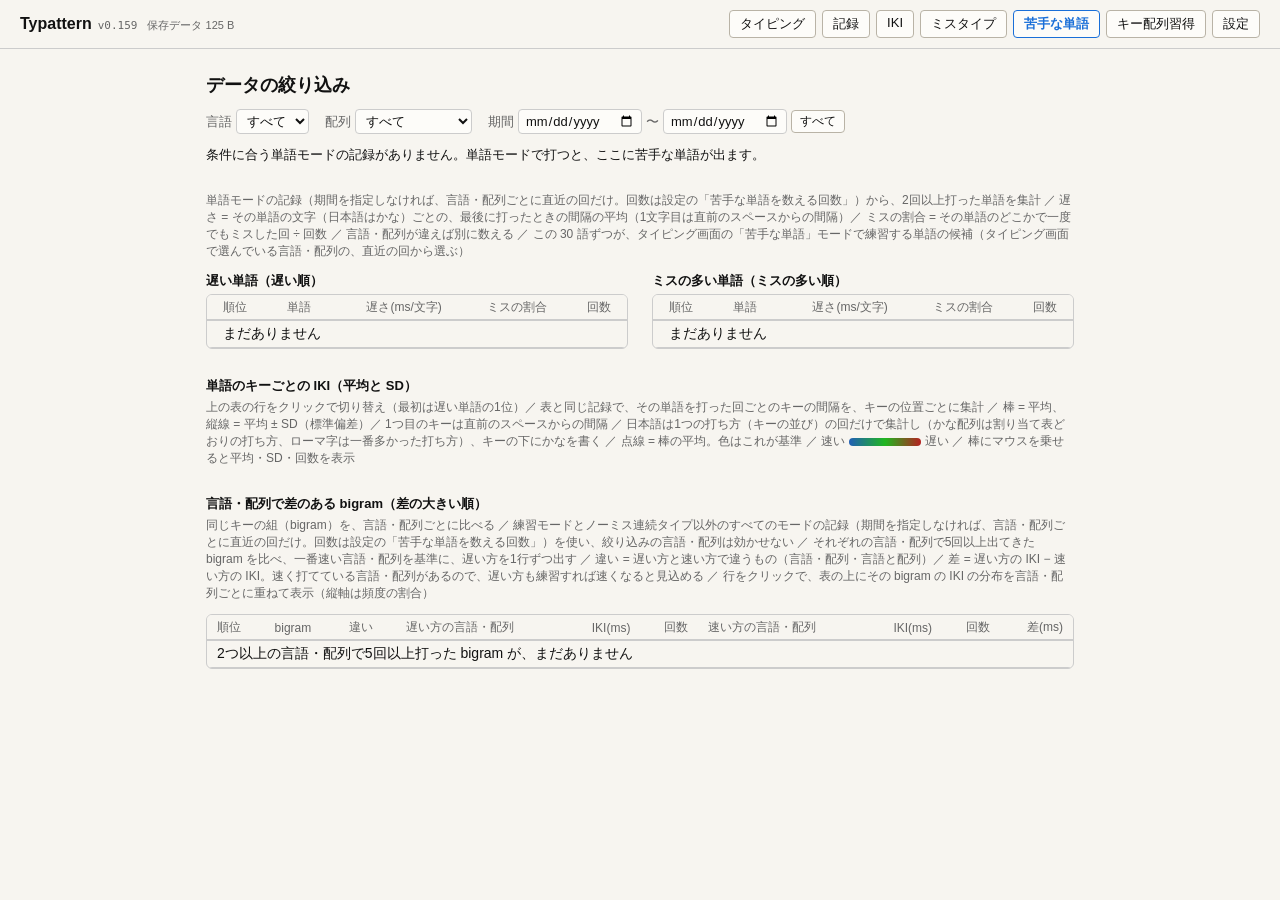
<file: weak-words.html>
<!doctype html>
<html lang="ja">
<head>
  <meta charset="utf-8">
  <meta name="viewport" content="width=device-width, initial-scale=1">
  <title>Typattern 苦手な単語</title>
  <link rel="icon" href="images/favicon.svg" type="image/svg+xml">
  <link rel="icon" href="images/favicon-32.png" type="image/png" sizes="32x32">
  <link rel="apple-touch-icon" href="images/apple-touch-icon.png">
  <link rel="stylesheet" href="style.css?v=159">
</head>
<body>
  <!-- 全ページ共通の一番上：左にロゴ（とバージョン）、右にページへのリンク -->
  <nav class="top-nav" aria-label="ページ">
    <div class="brand">
      <div class="logo">Typattern<span id="version" class="version"></span><span id="data-size" class="data-size" title="ブラウザに保存している記録と登録したキー配列の大きさ（書き出すファイルとほぼ同じ）。書き出し・読み込みは設定のページ"></span></div>
    </div>
    <div class="nav-links">
      <a class="text-btn" href="index.html">タイピング</a>
      <a class="text-btn" href="stats.html" title="レベルの達成度・成績の推移・ランキング">記録</a>
      <a class="text-btn" href="analysis_iki.html" title="キーごと・bigram・trigram ごとの IKI">IKI</a>
      <a class="text-btn" href="mistype.html" title="どのキーを、どのキーと押し間違えたか">ミスタイプ</a>
      <a class="text-btn" href="weak-words.html" aria-current="page" title="単語モードで遅い単語・ミスの多い単語">苦手な単語</a>
      <a class="text-btn" href="layout-learning.html" title="キー配列習得の状況（覚えた割り当て・達成項目）">キー配列習得</a>
      <a class="text-btn" href="settings.html" title="キー配列・お題の登録、グラフの範囲・ランキングの基準、記録の書き出しと読み込み">設定</a>
    </div>
  </nav>

  <main class="main stats-main">
    <!-- 単語モードの記録だけを使うので、モードの選択は出さない。決まりは docs/weak-words.md -->
    <h2 class="stats-title">データの絞り込み</h2>
    <div class="filters stats-filters">
      <label class="filter">言語
        <select id="f-lang" class="layout-select">
          <option value="">すべて</option>
          <option value="en">英語</option>
          <option value="ja">日本語</option>
        </select>
      </label>
      <label class="filter">配列
        <select id="f-layout" class="layout-select">
          <option value="">すべて</option>
          <option value="qwerty">QWERTY配列</option>
        </select>
      </label>
      <span class="filter">期間
        <input id="f-from" type="date" class="layout-select" aria-label="開始日">
        〜
        <input id="f-to" type="date" class="layout-select" aria-label="終了日">
        <button id="f-clear" type="button" class="text-btn small-btn" title="期間の指定をなくす">すべて</button>
      </span>
    </div>
    <p id="stats-summary" class="stats-summary">読み込み中…</p>

    <section class="stats-section">
      <p id="ww-summary" class="stats-summary"></p>
      <p class="rhythm-legend">単語モードの記録（期間を指定しなければ、言語・配列ごとに直近の回だけ。回数は設定の「苦手な単語を数える回数」）から、2回以上打った単語を集計 ／ 遅さ = その単語の文字（日本語はかな）ごとの、最後に打ったときの間隔の平均（1文字目は直前のスペースからの間隔）／ ミスの割合 = その単語のどこかで一度でもミスした回 ÷ 回数 ／ 言語・配列が違えば別に数える ／ この 30 語ずつが、タイピング画面の「苦手な単語」モードで練習する単語の候補（タイピング画面で選んでいる言語・配列の、直近の回から選ぶ）</p>
      <div class="ngram-grid">
        <div class="ngram-col">
          <h3 class="hm-title">遅い単語（遅い順）</h3>
          <div id="ww-slow" class="ngram-scroll ww-table"></div>
        </div>
        <div class="ngram-col">
          <h3 class="hm-title">ミスの多い単語（ミスの多い順）</h3>
          <div id="ww-miss" class="ngram-scroll ww-table"></div>
        </div>
      </div>
    </section>

    <section class="stats-section">
      <h3 class="hm-title">単語のキーごとの IKI（平均と SD）</h3>
      <p class="rhythm-legend">上の表の行をクリックで切り替え（最初は遅い単語の1位）／ 表と同じ記録で、その単語を打った回ごとのキーの間隔を、キーの位置ごとに集計 ／ 棒 = 平均、縦線 = 平均 ± SD（標準偏差）／ 1つ目のキーは直前のスペースからの間隔 ／ 日本語は1つの打ち方（キーの並び）の回だけで集計し（かな配列は割り当て表どおりの打ち方、ローマ字は一番多かった打ち方）、キーの下にかなを書く ／ 点線 = 棒の平均。色はこれが基準 ／ 速い<span class="rhythm-scale"></span>遅い ／ 棒にマウスを乗せると平均・SD・回数を表示</p>
      <div id="ww-keys"></div>
    </section>

    <section class="stats-section">
      <h3 class="hm-title">言語・配列で差のある bigram（差の大きい順）</h3>
      <p class="rhythm-legend">同じキーの組（bigram）を、言語・配列ごとに比べる ／ 練習モードとノーミス連続タイプ以外のすべてのモードの記録（期間を指定しなければ、言語・配列ごとに直近の回だけ。回数は設定の「苦手な単語を数える回数」）を使い、絞り込みの言語・配列は効かせない ／ それぞれの言語・配列で5回以上出てきた bigram を比べ、一番速い言語・配列を基準に、遅い方を1行ずつ出す ／ 違い = 遅い方と速い方で違うもの（言語・配列・言語と配列）／ 差 = 遅い方の IKI − 速い方の IKI。速く打てている言語・配列があるので、遅い方も練習すれば速くなると見込める ／ 行をクリックで、表の上にその bigram の IKI の分布を言語・配列ごとに重ねて表示（縦軸は頻度の割合）</p>
      <!-- 表で選んだ bigram の IKI の分布を、言語・配列ごとに重ねて比べる（初めは表の一番上の行） -->
      <div id="ww-bigram-dist" class="ngram-dist ww-compare"></div>
      <div id="ww-bigram" class="ngram-scroll ww-table ww-bigram"></div>
    </section>
  </main>

  <script src="js/store.js?v=159"></script>
  <script src="js/keys.js?v=159"></script>
  <script src="js/settings.js?v=159"></script>
  <script src="js/page-footer.js?v=159"></script>
  <script src="js/rhythm.js?v=159"></script>
  <script src="js/romaji.js?v=159"></script>
  <script src="js/typer.js?v=159"></script>
  <script src="js/kana-layout.js?v=159"></script>
  <script src="js/session-view.js?v=159"></script>
  <script src="js/filters.js?v=159"></script>
  <script src="js/ngram.js?v=159"></script>
  <script src="js/weak-words.js?v=159"></script>
  <script src="js/weak-words-page.js?v=159"></script>
</body>
</html>
</file>
<file: style.css>
:root {
  --bg: #f7f5f0; /* ページの背景。真っ白より目に優しい生成り（グラフの下地にも使う） */
  --text: #111111;
  --head-bg: #ece8de; /* 表の見出しの背景。ページの背景（生成り）を少し濃くした色 */
  --field-bg: #fdfcf9; /* 入力欄・選択欄・試し打ちの枠の背景。白より少しだけ落ち着いた色で、ページの背景と区別する */
  --typed: #9a9a9a;
  --sub: #666666;
  --border: #cccccc;
  --accent: #1a6fd8;
  --error: #d93036;
  --error-bg: rgba(217, 48, 54, 0.15);
  --reached: #2a8f3a; /* 目標に届いた印（他では速い bigram の結果の ✓。キー配列習得の達成項目の ✓ にも使う） */
  --ll-learned: #b9d7f3; /* キー配列習得のページの配列図で、覚えた単位のキーの色 */
  /* キー配列習得の達成項目：結果の「達成！」の帯と、キー配列習得のページの達成したタイル（背景・枠・文字。覚えたかなの図の青にそろえる。タイルの ✓ は --reached の緑） */
  --ll-done-bg: #e6f1fb;
  --ll-done-border: #378add;
  --ll-done-text: #0c447c;
  /* 間隔グラフの色相（速い=青 → 平均=緑 → 遅い=赤）。js/rhythm.js が読む */
  --rh-hue-fast: 215;
  --rh-hue-avg: 120;
  --rh-hue-slow: 0;
  /* キー配列の配列図：前置シフト・後置シフトのキーの外形線の色 */
  --kb-prefix: #e07b00;
  --kb-postfix: #8a3fd1;
  --kb-chord: #1f8a5b;
  /* キー配列の配列図：文字キー（白より少しだけ暗い）・その枠・機能キー（Shift・Tab など） */
  --kb-key: #fbfaf6;
  /* 設定のページの指の割り当ての配列図：指ごとの色（人差し指・中指・薬指・小指） */
  --finger-1: #b9d4f5;
  --finger-2: #bfe5c0;
  --finger-3: #f5dcae;
  --finger-4: #e2c6ef;
  /* 苦手な単語のページの bigram の分布の比べ：遅い方・速い方・そのほかの言語・配列の色 */
  --cmp-slow: #d93036;
  --cmp-fast: #1a6fd8;
  --cmp-3: #2a8f3a;
  --cmp-4: #e07b00;
  --cmp-5: #8a3fd1;
  /* ミスタイプのページのミス率と頻度の散布図で、ミスの種類の色（ほかは --cmp-*） */
  --mt-shift: #8b5a2b;
  --mt-kana-shift: #1aa3b8;
  --mt-other: #444444;
  --kb-key-border: #b9b3a6;
  --kb-func: #e4dfd3;
  /* bigram の2次元ヒストグラム：データのないマス（回数 0・平均 IKI なし）の色 */
  --hm-none: #ffffff;
  /* 推移のグラフ：移動平均（オレンジ。点の青と分ける）・日ごとの最高（濃い紺）・ミスも数えた正確率（灰色）・日ごと（月ごと）の回数の棒（薄いベージュ）・レベル達成（赤） */
  --trend-ma: #f08c00;
  --trend-count: #e6dfcf;
  --trend-sub: #1d3f7a;
  --trend-raw: #8a8a8a;
  --trend-levelup: var(--level-up);
  /* レベル達成（結果画面と推移のグラフ）と、結果画面の 1〜3 位の順位 */
  --level-up: #d93036;
  --rank-1: #d93036;
  --rank-2: #e07b00;
  --rank-3: #1f9d55;
  /* 記録のページ：ランキングで選んだ回を、推移のグラフで示す縦線 */
  --trend-selected: #3ddc84;
  /* 打っている間のインジケーター（docs/levels.md）：目標より速い・今の達成レベルの範囲・それより遅い・打ち始め前 */
  --pace-ahead: var(--accent);
  --pace-near: #e8b400;
  --pace-behind: #d93036;
  --pace-idle: #d6d1c6;
  /* 正確率がレベルの基準（95%）未満のとき：青は黒、黄・赤はそれぞれ暗くした色 */
  --pace-ahead-dark: #111111;
  --pace-near-dark: #876900;
  --pace-behind-dark: #7c1c20;
  --font: "Segoe UI", "Helvetica Neue", Arial, sans-serif;
  --mono: "Consolas", "Menlo", monospace;
}

/* hidden 属性の付いた要素は、display を指定したクラスがあっても隠す */
[hidden] {
  display: none !important;
}

* {
  box-sizing: border-box;
}

body {
  margin: 0;
  min-height: 100vh;
  display: flex;
  flex-direction: column;
  background: var(--bg);
  color: var(--text);
  font-family: var(--font);
  accent-color: var(--accent); /* チェックボックスなどの色を、ほかの青（--accent）にそろえる */
}

.header {
  display: flex;
  align-items: center;
  justify-content: space-between;
  padding: 12px 20px;
}

.logo {
  margin: 0;
  font-size: 16px;
  font-weight: 600;
}

.text-btn {
  background: var(--field-bg); /* 入力欄と同じ明るい下地で、生成りの背景から浮かせる */
  border: 1px solid var(--kb-key-border);
  border-radius: 4px;
  color: var(--text);
  padding: 4px 10px;
  cursor: pointer;
  font: inherit;
  font-size: 13px;
}

.header-actions {
  display: flex;
  flex-wrap: wrap;
  justify-content: flex-end;
  gap: 6px;
}

.save-status {
  margin: 12px 0 0;
  font-size: 12px;
  color: var(--sub);
}

/* かな配列：割り当て表にないのでミスとして飛ばした文字の知らせ（結果画面） */
.skipped-note {
  margin: 10px 0 0;
  font-size: 14px;
  color: var(--error);
}

.text-btn:hover {
  border-color: var(--accent);
  color: var(--accent);
}

/* 押せないボタン（キー配列のページで、最初から入っている配列の名前のときの「この配列を保存する」など） */
.text-btn:disabled {
  border-color: var(--border);
  color: var(--sub);
  cursor: not-allowed;
  opacity: 0.6;
}

.main {
  flex: 1;
  width: 100%;
  max-width: 820px;
  margin: 0 auto;
  padding: 16px;
}

.guide {
  text-align: center;
  font-size: 13px;
  line-height: 1.7;
  color: var(--sub);
}

/* 入力がないまま止めたときのお知らせ */
.guide.idle-stopped {
  color: var(--error);
  font-weight: 600;
}

.stats {
  display: flex;
  justify-content: center;
  gap: 28px;
  margin: 20px 0 28px;
}

.stat {
  display: flex;
  align-items: baseline;
  gap: 4px;
}

.stat-value {
  font-family: var(--mono);
  font-size: 22px;
  color: var(--accent);
}

.stat-label {
  font-size: 12px;
  color: var(--sub);
}

/* 打っている間のインジケーター：目標のペースとの差を帯の色で出す */
.pace {
  margin: -12px 0 20px;
}

.pace-text {
  font-size: 12px;
  color: var(--sub);
  text-align: center;
  margin-bottom: 4px;
}

/* 20 マスを横に並べ、届いている段まで色を付ける（左から） */
.pace-bar {
  display: grid;
  grid-template-columns: repeat(20, 1fr);
  gap: 3px;
}

.pace-cell {
  height: 10px;
  border-radius: 2px;
  background: var(--pace-idle); /* 色はすぐ変える（変化のなだらかさは js/app.js でペースをならしてつける） */
}

.pace-ahead .pace-cell.on { background: var(--pace-ahead); }
.pace-near .pace-cell.on { background: var(--pace-near); }
.pace-behind .pace-cell.on { background: var(--pace-behind); }
/* 正確率がレベルの基準（95%）未満：それぞれの色を暗くして、このままではレベルが付かないことを知らせる */
.pace-dark.pace-ahead .pace-cell.on { background: var(--pace-ahead-dark); }
.pace-dark.pace-near .pace-cell.on { background: var(--pace-near-dark); }
.pace-dark.pace-behind .pace-cell.on { background: var(--pace-behind-dark); }
.pace-dark .pace-text { color: var(--text); }

/* お題表示エリア */
.board {
  position: relative;
  cursor: text;
}

.text {
  font-family: var(--mono);
  font-size: 22px;
  line-height: 1.9;
  color: var(--text);
  white-space: pre-wrap;
  word-break: break-word;
  user-select: none;
}

/* ノーミス連続タイプ：4つの段に行を順に入れる（js/app.js の nmLayout）。打ち終えた行を隠しても段の高さは残す */
.text.nm-stream {
  display: grid;
  grid-template-rows: repeat(4, minmax(1.9em, auto));
}

.text.ja.nm-stream {
  grid-template-rows: repeat(4, minmax(74px, auto));
}

/* ノーミス連続タイプの結果：ミスなしで打てた文字数と自己ベスト */
.nm-result p {
  margin: 0 0 4px;
}

.nm-count {
  font-size: 28px;
  font-weight: 700;
}

.nm-sub {
  color: var(--sub);
}

.nm-best {
  font-weight: 600;
  margin-bottom: 12px !important;
}

.nm-best.level-up {
  color: var(--level-up);
}

/* 日本語：次に打つローマ字の手引き。打ちかけ（灰色）・今のかなの残り（青）・その先（薄い灰色） */
.romaji-guide {
  text-align: center;
  font-family: var(--mono);
  font-size: 18px;
  min-height: 1.6em;
  margin: -12px 0 16px;
  white-space: pre;
  overflow: hidden;
}

.romaji-guide .rg-typed {
  color: var(--typed);
}

.romaji-guide .rg-rest {
  color: var(--accent);
  font-weight: 600;
}

.romaji-guide .rg-ahead {
  color: var(--sub);
  opacity: 0.6;
}

.romaji-guide .rg-warn {
  font-family: var(--font);
  font-size: 14px;
  color: var(--error);
  white-space: normal;
}

/* 日本語：1行ごとに、表示する文（漢字かな交じり）を上に、打つ読み（かな）を下に並べる */
.text.ja .ja-display {
  font-family: var(--font);
  font-size: 21px;
  line-height: 1.6;
  color: var(--text);
}

.text.ja .ja-reading {
  font-size: 15px;
  line-height: 1.7;
  margin-bottom: 14px;
}

/* 2行目をローマ字で出すとき：よみがなと同じ1行（40 かなほど）に収まるよう、等幅ではない（横幅の狭い）フォントにする。
   かなごとのまとまりの間はあけない（単語の間は ␣）。それでも長い行は2行目の中で折り返す */
.text.ja .ja-romaji {
  font-family: var(--font);
  overflow-wrap: anywhere;
}

.text .ok {
  color: var(--typed);
}

.text .ng {
  color: var(--error);
  background: var(--error-bg);
  border-radius: 2px;
}

/* 間違えたまま残っている文字の上に、実際に打ったものを小さく赤で出す（js/app.js の typedMarks） */
.text .ng[data-typed],
.text .current[data-typed] {
  position: relative;
}

.text .ng[data-typed]::before,
.text .current[data-typed]::before {
  content: attr(data-typed);
  position: absolute;
  left: 50%;
  bottom: 100%;
  transform: translateX(-50%);
  font-family: var(--mono);
  font-size: 0.7em;
  line-height: 1;
  color: var(--error);
  white-space: nowrap;
  pointer-events: none;
}

/* 日本語の2行目（よみがな）は文字が小さいので、上に出す打ったものは少し大きめにする。
   表示する文の行と重ならないよう、2行目の上を少しあける */
.text.ja .ja-reading .ng[data-typed]::before,
.text.ja .ja-reading .current[data-typed]::before {
  font-size: 0.85em;
}

.text.ja .ja-reading {
  padding-top: 5px;
}

/* 英語：打った文字を上に出す余白のぶん、行の間を少し広げる */
.text:not(.ja) {
  line-height: 2.3;
}

/* 現在位置のキャレット */
.text .current {
  box-shadow: -2px 0 0 var(--accent);
  animation: blink 1s step-end infinite;
}

.board.blurred .text .current {
  animation: none;
  box-shadow: none;
}

@keyframes blink {
  50% { box-shadow: -2px 0 0 transparent; }
}

/* 入力は見えない textarea で受け取る */
.input {
  position: absolute;
  inset: 0;
  width: 100%;
  height: 100%;
  opacity: 0;
  resize: none;
  border: 0;
  cursor: text;
}

.focus-hint {
  display: none;
  position: absolute;
  inset: 0;
  align-items: center;
  justify-content: center;
  background: rgba(255, 255, 255, 0.75);
  color: var(--text);
  font-size: 15px;
  pointer-events: none;
}

.board.blurred .focus-hint {
  display: flex;
}

.board.finished .focus-hint {
  display: none;
}

/* 結果 */
.result {
  margin-top: 32px;
  padding: 20px;
  border: 1px solid var(--accent);
  border-radius: 8px;
  text-align: center;
}

.result-title {
  margin: 0 0 12px;
  font-size: 16px;
  font-weight: 600;
}

.result-grid {
  display: flex;
  justify-content: center;
  flex-wrap: wrap;
  gap: 32px;
  align-items: baseline; /* 小さくした秒数も、ほかの数字と文字の下端をそろえる */
}

.result-value {
  font-family: var(--mono);
  font-size: 34px;
  color: var(--accent);
  margin-right: 4px;
}

.result-label {
  font-size: 13px;
  color: var(--sub);
}

/* 正確率の横に添える、修正したミスも数えた値 */
.result-acc-raw {
  margin-left: 4px;
  font-size: 11px;
}

/* 経過秒数（お題の長さで変わるので、ほかの数字より目立たなくする） */
.result-minor .result-value {
  font-size: 20px;
  color: var(--sub);
}

/* 結果の数字の下の、正確率の説明 */
.result-note {
  margin: 12px 0 0;
  font-size: 13px;
  color: var(--sub);
}

/* 達成レベルと次の目標 */
.level-status {
  margin: 14px 0 0;
  text-align: center;
  font-size: 14px;
  color: var(--text);
}

/* 今回で達成レベルが上がったとき：お知らせの文と、結果のレベルの値 */
.level-status .level-up,
.result-value.level-up {
  color: var(--level-up);
  font-weight: 700;
}

/* 結果画面：1〜3位の順位 */
.result-value.rank-1 { color: var(--rank-1); font-weight: 700; }
.result-value.rank-2 { color: var(--rank-2); font-weight: 700; }
.result-value.rank-3 { color: var(--rank-3); font-weight: 700; }
/* 上位3位に入ったときの知らせ（順位の色の太字） */
.level-status .rank-1 { color: var(--rank-1); font-weight: 700; }
.level-status .rank-2 { color: var(--rank-2); font-weight: 700; }
.level-status .rank-3 { color: var(--rank-3); font-weight: 700; }

/* キーごとの間隔グラフ */
/* 結果のタブ */
.tabs {
  display: flex;
  gap: 4px;
  margin-top: 28px;
  border-bottom: 1px solid var(--border);
}

.tab {
  padding: 8px 16px;
  border: 1px solid transparent;
  border-bottom: none;
  border-radius: 6px 6px 0 0;
  margin-bottom: -1px;
  background: none;
  color: var(--sub);
  font: inherit;
  font-size: 14px;
  cursor: pointer;
}

.tab:hover {
  color: var(--text);
}

.tab[aria-selected="true"] {
  border-color: var(--border);
  background: var(--bg);
  color: var(--text);
  font-weight: 600;
}

.tab-panel {
  padding-top: 12px;
  text-align: left;
}

.rhythm-legend {
  margin: 0 0 12px;
  font-size: 12px;
  color: var(--sub);
}

.rhythm-avg {
  font-family: var(--mono);
  color: var(--accent);
}

.rhythm-chart {
  display: flex;
  flex-wrap: wrap;
  row-gap: 10px;
}

.rh-word {
  display: flex;
}

/* 日本語：かなごとのキーの列と、その下のかな */
.rh-group {
  display: flex;
  flex-direction: column;
}

.rh-cols {
  display: flex;
}

.rh-kana {
  text-align: center;
  font-size: 13px;
  color: var(--sub);
  margin-top: 2px;
}

.rh-kana.missed {
  color: var(--error);
  font-weight: 700;
}

/* 日本語：文の終わり（「。」の後）で改行する */
.rh-break {
  flex-basis: 100%;
  height: 0;
}

.rh-col {
  width: 18px;
}

/* 棒を描く領域。上の余白は数値ラベル用 */
.rh-track {
  position: relative;
  height: 88px;
}

/* 平均の点線（列ごとに描き、横に並べて1本の線に見せる） */
.rh-track::before {
  content: "";
  position: absolute;
  left: 0;
  right: 0;
  bottom: var(--rh-avg);
  border-top: 1px dashed var(--sub);
  z-index: 1;
}

.rh-bar {
  position: absolute;
  bottom: 0;
  left: 50%;
  width: 10px;
  transform: translateX(-50%);
  border-radius: 2px 2px 0 0;
}

/* 凡例の色見本 */
.rhythm-scale {
  display: inline-block;
  width: 72px;
  height: 8px;
  margin: 0 4px;
  border-radius: 4px;
  vertical-align: middle;
  background: linear-gradient(to right,
    hsl(var(--rh-hue-fast), 70%, 42%),
    hsl(var(--rh-hue-avg), 70%, 42%),
    hsl(var(--rh-hue-slow), 70%, 42%));
}

/* 頭打ちにした棒は上端を白線で区切る */
.rh-bar.clipped {
  border-top: 3px double var(--bg);
}

/* 平均 ± SD の縦線（苦手な単語のページ）。上下の端に短い横線 */
.rh-sd {
  position: absolute;
  left: 50%;
  width: 6px;
  transform: translateX(-50%);
  border-top: 1px solid var(--text);
  border-bottom: 1px solid var(--text);
  box-sizing: border-box;
  z-index: 2;
}

.rh-sd::before {
  content: "";
  position: absolute;
  top: 0;
  bottom: 0;
  left: 50%;
  border-left: 1px solid var(--text);
  transform: translateX(-50%);
}

.rh-val {
  position: absolute;
  left: -4px;
  right: -4px;
  text-align: center;
  font-family: var(--mono);
  font-size: 9px;
  letter-spacing: -0.5px;
  color: var(--accent);
}

.rh-char {
  padding-top: 2px;
  border-top: 1px solid var(--border);
  text-align: center;
  font-family: var(--mono);
  font-size: 15px;
}

.rh-char.space {
  color: var(--sub);
}

.rh-char.missed {
  color: var(--error);
  font-weight: 700;
  border-top: 2px solid var(--error);
}

/* n-gram 一覧。bigram と trigram を横に並べ、狭い画面では縦に並べる */
.ngram-grid {
  display: grid;
  grid-template-columns: 1fr 1fr;
  gap: 24px;
}

/* 各表は高さを決めて中でスクロールさせる */
.ngram-scroll {
  max-height: 420px;
  overflow-y: auto;
  border: 1px solid var(--border);
  border-radius: 6px;
}

.bg-table {
  width: 100%;
  border-collapse: collapse;
  font-size: 14px;
}

/* スクロールしても見出しを上に残す */
.bg-table thead th {
  position: sticky;
  top: 0;
  background: var(--bg);
  box-shadow: inset 0 -1px 0 var(--border);
}

.bg-table th,
.bg-table td {
  padding: 4px 16px;
  border-bottom: 1px solid var(--border);
  text-align: right;
}

.bg-table th {
  color: var(--sub);
  font-weight: normal;
  font-size: 12px;
}

.bg-table th:first-child,
.bg-table td:first-child {
  text-align: left;
}

.bg-sort {
  padding: 0;
  border: 0;
  background: none;
  color: var(--accent);
  font: inherit;
  cursor: pointer;
}

/* 並べ替えに使っていない列の見出しは、ふつうの文字色（クリックで並べ替えられる） */
.bg-sort:not(.active) {
  color: inherit;
}

.bg-sort:not(.active):hover {
  color: var(--accent);
}

.bg-name {
  font-family: var(--mono);
  font-size: 16px;
  white-space: pre;
}

.bg-avg,
.bg-sd,
.bg-count {
  font-family: var(--mono);
}

.bg-avg {
  font-weight: 600;
}

/* 記録ページ（stats.html） */
a.text-btn {
  display: inline-block;
  text-decoration: none;
}

/* ---- 配列のページ（layouts.html） ---- */

/* 配列図。狭い画面では横にスクロールする */
.kb-scroll {
  overflow-x: auto;
  padding: 4px 0 12px;
}

.kb {
  position: relative;
  margin: 0 auto;
}

.kb-key {
  position: absolute;
  border: 1px solid var(--kb-key-border);
  border-radius: 5px;
  background: var(--kb-key);
  font-family: var(--mono);
  transition: background 0.05s;
}

/* 物理キーの番号（左上） */
.kb-num {
  position: absolute;
  top: 2px;
  left: 4px;
  font-size: 9px;
  color: var(--sub);
}

/* Shift なしの文字（中央） */
.kb-main {
  position: absolute;
  left: 0;
  right: 0;
  bottom: 5px;
  text-align: center;
  font-size: 17px;
}

/* Shift ありの文字（右上） */
.kb-shift {
  position: absolute;
  top: 2px;
  right: 5px;
  font-size: 11px;
  color: var(--sub);
}

/* 文字のないキー（Tab・Shift など） */
.kb-func {
  background: var(--kb-func);
}

.kb-name {
  position: absolute;
  left: 0;
  right: 0;
  bottom: 6px;
  text-align: center;
  font-family: var(--font);
  font-size: 11px;
  color: var(--sub);
}

/* Shift を押している間は、Shift ありの文字を目立たせる */
.kb.shift-on .kb-shift {
  font-size: 15px;
  font-weight: 700;
  color: var(--accent);
}

.kb.shift-on .kb-main {
  color: var(--typed);
}

/* 英字は Shift を押している間、大文字で表示する */
.kb.shift-on .kb-main.kb-letter {
  text-transform: uppercase;
  font-weight: 700;
  color: var(--accent);
}

/* かな配列：かなは大きく中央に、QWERTY の文字は右下に小さく */
.kb.kb-kana .kb-main {
  bottom: 9px;
  font-family: var(--font);
  font-size: 16px;
}

.kb-qwerty {
  position: absolute;
  right: 4px;
  bottom: 1px;
  font-size: 9px;
  color: var(--typed);
}

/* かな配列のシフト用のキー：外形線の色で示す（前置シフト＝オレンジ、後置シフト＝紫。両方なら外側にもう1本） */
.kb-key.kb-prefix {
  border: 2px solid var(--kb-prefix);
}

.kb-key.kb-postfix {
  border: 2px solid var(--kb-postfix);
}

.kb-key.kb-chord {
  border: 2px solid var(--kb-chord);
}

.kb-key.kb-prefix.kb-postfix {
  border-color: var(--kb-prefix);
  box-shadow: 0 0 0 2px var(--kb-postfix);
}

/* かながないキー */
.kb-key.kb-empty {
  background: var(--bg); /* 割り当てのないキーはページと同じ生成り（キーがないように見せる） */
}

.layout-actions {
  display: flex;
  flex-wrap: wrap;
  align-items: center;
  gap: 8px 12px;
  margin-bottom: 6px;
}

.view-bar {
  display: flex;
  flex-wrap: wrap;
  align-items: center;
  gap: 4px 12px;
  margin-bottom: 4px;
}

.view-bar[hidden] {
  display: none;
}

.view-now {
  font-size: 13px;
  color: var(--accent);
}

/* ---- キーごとの値の配列図（js/key-map.js。ミスタイプ・n-gram のページ）。物理キーの番号を左上（.kb-num）、キーの文字を右上、値（回数・ミス率・IKI）を下に書く。
   かな配列を選んでいるときは、そのキーのかなを真ん中に書き、QWERTY の文字は小さくする ---- */
.km .km-char {
  position: absolute;
  top: 1px;
  right: 4px;
  font-size: 13px;
}

.km.km-kana .km-char {
  font-size: 10px;
  color: var(--sub);
}

.km .km-func .km-char {
  font-family: var(--font);
  font-size: 11px;
  color: var(--sub);
}

/* 文字のないキーの名前は、番号と重ならないよう下の段の左に書く */
.km .km-func .km-char {
  top: auto;
  right: auto;
  left: 5px;
  bottom: 2px;
}

.km .km-kana-char {
  position: absolute;
  left: 0;
  right: 0;
  top: 9px;
  text-align: center;
  font-family: var(--font);
  font-size: 14px;
}

.km .km-val {
  position: absolute;
  left: 0;
  right: 3px;
  bottom: 2px;
  text-align: right;
  font-size: 10px;
}

/* 回数が少なくて色を付けないキーの値 */
.km .km-val.km-dim {
  color: var(--typed);
}

/* 濃い色のキーは白い文字 */
.km .km-dark span {
  color: #ffffff;
}

/* クリックで選べるキー（ミスタイプのページのミス率）と、選んでいるキー（黒い太枠） */
.km .km-click {
  cursor: pointer;
}

.km .km-click:hover,
.km .km-click:focus {
  outline: 1px solid var(--text);
}

.km .km-selected,
.km .km-selected:hover,
.km .km-selected:focus {
  outline: 3px solid var(--text);
  outline-offset: 1px;
  z-index: 1;
}

/* 記録しないキー（Tab・Ctrl など） */
.km .km-none {
  background: var(--bg);
  border-style: dashed;
}

.km .km-func:not([style*="background"]) {
  background: var(--kb-func);
}

.mt-types {
  max-width: 420px;
}

/* ---- 苦手な単語のページ（weak-words.html）と、苦手な単語の練習の結果の表 ---- */
.ww-word {
  font-family: var(--mono);
  font-size: 15px;
}

.bg-table td.ww-word,
.ww-table .bg-table th:nth-child(2) {
  text-align: left;
}

/* 言語・配列で差のある bigram の表：違い・言語・配列の列は左寄せ */
.bg-table td.ww-text,
.ww-bigram .bg-table th:nth-child(3),
.ww-bigram .bg-table th:nth-child(4),
.ww-bigram .bg-table th:nth-child(7) {
  text-align: left;
}

.ww-bigram {
  max-width: 900px;
}

.ww-bigram .bg-table th,
.ww-bigram .bg-table td {
  padding: 4px 10px;
  white-space: nowrap;
}

/* 苦手な単語の練習の結果（結果画面の、キーごとの間隔のタブの上） */
.weak-result {
  margin: 14px 0 18px;
}

.weak-result-table {
  max-width: 520px;
  border: 1px solid var(--border);
  border-radius: 6px;
}

.weak-result-table.faster-result-table {
  max-width: 760px;
  overflow-x: auto; /* 狭い画面では折り返さずに横にスクロールする */
}

.faster-result-table .bg-table th,
.faster-result-table .bg-table td {
  padding: 4px 10px;
  white-space: nowrap;
}

/* 目標の言語・配列の列は左寄せ */
.faster-result-table .bg-table th:last-child {
  text-align: left;
}

/* 今回の IKI が目標に届いた bigram の印 */
.faster-result-table .bg-table th:nth-child(4),
.faster-result-table .bg-table td.faster-reached {
  text-align: center;
}

.faster-reached {
  color: var(--reached);
  font-weight: bold;
}

.ww-reading {
  font-size: 12px;
  color: var(--sub);
}

.ww-tag {
  margin-left: 6px;
  font-family: var(--font);
  font-size: 11px;
  color: var(--sub);
}

/* 選んだキーのミス率の推移（IKI のページの推移と同じ図。広がりすぎないように幅を決める） */
.mt-trend {
  max-width: 560px;
}

/* 押し間違いの直前の間隔の分布：正しい打鍵は薄い青の棒、押し間違いの直前は赤い線。中央値は同じ色の点線 */
.mt-interval-svg {
  display: block;
  width: 100%;
  max-width: 900px;
  height: auto;
}

.mt-normal-bar {
  fill: #b7cdee;
}

.mt-miss-line {
  fill: none;
  stroke: var(--error);
  stroke-width: 1.8;
}

.mt-normal-med,
.mt-miss-med {
  stroke-width: 1.5;
  stroke-dasharray: 4 3;
}

.mt-normal-med {
  stroke: var(--accent);
}

.mt-miss-med {
  stroke: var(--error);
}

.mt-type {
  white-space: nowrap;
}

/* 試し打ちで押しているキー */
.kb-key.pressed {
  background: var(--accent);
  border-color: var(--accent);
}

.kb-key.pressed span {
  color: #ffffff;
}

/* 試し打ちの枠 */
.trial {
  position: relative;
  min-height: 64px;
  padding: 12px 14px;
  border: 1px solid var(--border);
  background: var(--field-bg);
  border-radius: 6px;
  font-family: var(--mono);
  font-size: 20px;
  line-height: 1.5;
  cursor: text;
}

.trial:focus {
  outline: none;
  border-color: var(--accent);
  box-shadow: 0 0 0 2px rgba(26, 111, 216, 0.2);
}

.trial-output {
  white-space: pre-wrap;
  word-break: break-all;
}

.trial-hint {
  position: absolute;
  inset: 0;
  display: flex;
  align-items: center;
  justify-content: center;
  font-family: var(--font);
  font-size: 13px;
  color: var(--sub);
}

.trial-hint[hidden] {
  display: none;
}

.trial-bar {
  display: flex;
  justify-content: space-between;
  align-items: center;
  gap: 12px;
  margin-top: 6px;
  font-size: 12px;
  color: var(--sub);
}

.trial-warn {
  color: var(--error);
}

/* 試し打ち：打ちかけの並び（まだ確定していない） */
.trial-pending {
  color: var(--typed);
  text-decoration: underline dotted;
}

/* 割り当て表の一覧 */
.entries-box {
  margin-top: 16px;
  font-size: 13px;
}

.entries-box summary {
  cursor: pointer;
  color: var(--sub);
}

.entries {
  display: flex;
  flex-wrap: wrap;
  gap: 4px 14px;
  margin-top: 8px;
  max-height: 240px;
  overflow-y: auto;
}

/* キー配列のページ：配列図の下の同時押しの一覧 */
.chord-list {
  font-size: 13px;
  color: var(--sub);
}

.entry-keys {
  font-family: var(--mono);
  color: var(--sub);
  margin-right: 4px;
}

/* かな配列の読み込み */
.import-form {
  display: flex;
  flex-wrap: wrap;
  gap: 8px 20px;
  margin-bottom: 8px;
}

.import-name {
  width: 180px;
}

.import-errors {
  margin: 6px 0 0;
  padding-left: 20px;
  font-size: 12px;
  color: var(--error);
  max-height: 160px;
  overflow-y: auto;
}

.import-text {
  width: 100%;
  min-height: 120px;
  padding: 8px;
  border: 1px solid var(--border);
  background: var(--field-bg);
  color: var(--text);
  border-radius: 6px;
  font-family: var(--mono);
  font-size: 13px;
  resize: vertical;
}

.stats-main {
  max-width: 900px;
}

/* IKI・ミスタイプのページ：記録を読み込んで集計し終えるまで、画面の真ん中に大きく出す。
   周りのページは薄く暗くする（クリックは通す） */
.page-loading {
  position: fixed;
  top: 40%;
  left: 50%;
  transform: translate(-50%, -50%);
  z-index: 20;
  display: flex;
  align-items: center;
  gap: 14px;
  padding: 18px 36px;
  border-radius: 12px;
  background: var(--accent);
  color: #ffffff;
  font-size: 24px;
  font-weight: bold;
  box-shadow: 0 0 0 100vmax rgba(0, 0, 0, 0.18), 0 4px 16px rgba(0, 0, 0, 0.25);
  pointer-events: none;
}
.page-loading::before {
  content: "";
  width: 22px;
  height: 22px;
  border: 3px solid rgba(255, 255, 255, 0.35);
  border-top-color: #ffffff;
  border-radius: 50%;
  animation: page-loading-spin 0.8s linear infinite;
}
@keyframes page-loading-spin { to { transform: rotate(360deg); } }
.page-loading[hidden] { display: none; }

.stats-title {
  margin: 8px 0 12px;
  font-size: 18px;
}

.filters {
  display: flex;
  flex-wrap: wrap;
  gap: 8px 16px;
  margin-bottom: 12px;
}

.filter {
  display: inline-flex;
  align-items: center;
  gap: 4px;
  font-size: 13px;
  color: var(--sub);
}

.stats-section {
  margin-top: 28px;
}

/* 記録のページ：レベルの達成度の表 */
.stats-section.level-section {
  margin-top: 0;
  margin-bottom: 28px;
}

.level-table-wrap {
  overflow-x: auto;
}

.level-table {
  border-collapse: collapse;
  width: 100%;
  max-width: 640px;
}

.level-table th,
.level-table td {
  border: 1px solid var(--border);
  padding: 8px 12px;
  text-align: center;
  vertical-align: top;
}

.level-table thead th,
.level-table tbody th {
  font-size: 13px;
  font-weight: 600;
  color: var(--sub);
  background: var(--head-bg);
}

.level-table tbody th {
  vertical-align: middle;
  white-space: nowrap; /* 「日本語」などの言語名を改行しない */
}

.level-name {
  font-family: var(--mono);
  font-size: 28px;
  color: var(--accent);
}

/* ノーミス連続タイプの文字数の単位（「文字」） */
.level-unit {
  font-family: inherit;
  font-size: 14px;
  color: var(--sub);
}

.level-sub,
.level-none {
  font-size: 12px;
  color: var(--sub);
}

.level-target {
  margin-top: 2px;
  font-size: 12px;
  color: var(--text);
  white-space: nowrap; /* 「次の目標 SC まで」と「あと 0.13 文字/秒」を、それぞれ途中で折り返さない */
}

.small-btn {
  padding: 2px 8px;
  font-size: 12px;
}

/* 成績の推移 */
.trend {
  border: 1px solid var(--border);
  border-radius: 6px;
  padding: 6px;
}

.trend-svg {
  display: block;
  width: 100%;
  height: auto;
}

.trend-empty {
  margin: 0;
  padding: 40px 0;
  text-align: center;
  color: var(--sub);
  font-size: 13px;
}

.trend-axis {
  stroke: var(--sub);
  stroke-width: 1;
}

.trend-grid {
  stroke: var(--border);
  stroke-width: 1;
}

.trend-label {
  fill: var(--sub);
  font-family: var(--mono);
  font-size: 11px;
}

.trend-axis-title {
  fill: var(--sub);
  font-size: 11px;
}

.trend-point {
  fill: var(--accent);
  stroke: var(--accent);
  stroke-width: 1.5;
}

.trend-point.out {
  fill: var(--bg);
}

.trend-ma {
  fill: none;
  stroke: var(--trend-ma);
  stroke-width: 2.5;
  stroke-linejoin: round;
  pointer-events: none; /* 線の下の点にマウスを乗せられるように */
}

/* IKI のページの、n-gram ごとの IKI の推移（分布の下。記録のページの推移と同じ色） */
.trend-head {
  margin-top: 14px;
}

.ngram-trend-point {
  fill: var(--accent);
  stroke: var(--bg);
  stroke-width: 0.8;
}

.ngram-trend-ma {
  fill: none;
  stroke: var(--trend-ma);
  stroke-width: 2;
  stroke-linejoin: round;
  pointer-events: none; /* 線の下の点にマウスを乗せられるように */
}

.trend-line,
.trend-acc-line {
  fill: none;
  stroke: var(--accent);
  stroke-width: 1.5;
  opacity: 0.5;
}

/* 下段：ミスも数えた正確率 */
.trend-raw-line {
  fill: none;
  stroke: var(--trend-raw);
  stroke-width: 1.5;
  opacity: 0.6;
}

.trend-raw-point {
  fill: var(--trend-raw);
}

/* 下段：日ごと・月ごとの回数の棒 */
.trend-count {
  fill: var(--trend-count);
}

.trend-best {
  fill: var(--bg);
  stroke: var(--trend-sub);
  stroke-width: 1.5;
}

/* 推移：達成レベルが上がった点の輪と「SB達成」の文字 */
.trend-levelup-ring {
  fill: none;
  stroke: var(--trend-levelup);
  stroke-width: 2;
  pointer-events: none;
}

/* 日ごと・月ごと：達成した回の高さに描く赤い点 */
.trend-levelup-dot {
  fill: var(--trend-levelup);
  pointer-events: none;
}

.trend-levelup {
  font-size: 11px;
  font-weight: 700;
  fill: var(--trend-levelup);
  paint-order: stroke;
  stroke: var(--bg);
  stroke-width: 3px;
}

.trend-threshold {
  stroke: var(--error);
  stroke-width: 1;
  stroke-dasharray: 4 3;
  opacity: 0.7;
}

.stats-summary {
  margin: 0 0 8px;
  font-size: 13px;
}

/* n-gram の行をクリックすると、表の下に IKI の分布を出す */
.ngram-col {
  min-width: 0;
}

.bg-table tr.bg-row {
  cursor: pointer;
}

.bg-table tr.bg-row:hover td {
  background: rgba(26, 111, 216, 0.05);
}

.bg-table tr.bg-selected td {
  background: rgba(26, 111, 216, 0.12);
}

.ngram-dist:not(:empty) {
  margin-top: 10px;
  padding: 8px 10px 4px;
  border: 1px solid var(--border);
  border-radius: 6px;
}

.dist-head {
  display: flex;
  flex-wrap: wrap;
  align-items: baseline;
  gap: 4px 10px;
  font-size: 12px;
}

.dist-title {
  font-weight: 600;
  font-size: 13px;
}

.dist-info {
  color: var(--sub);
}


.dist-svg {
  display: block;
  width: 100%;
  height: auto;
}

.dist-axis {
  stroke: var(--sub);
  stroke-width: 1;
}

.dist-rug {
  stroke: var(--text);
  stroke-width: 1;
  opacity: 0.6;
}

.dist-mean {
  stroke: var(--text); /* 平均の点線は黒（青い棒と区別しやすいように） */
  stroke-width: 1.5;
  stroke-dasharray: 4 3;
}

.dist-label {
  fill: var(--sub);
  font-family: var(--mono);
  font-size: 10px;
}

/* bigram の2次元ヒストグラム（js/ngram.js の drawHeatmap） */
/* IKI のページの2次元ヒストグラムの軸が多いときは、2枚を上下に並べる */
.ngram-grid.hm-stack {
  grid-template-columns: 1fr;
}

.hm-title {
  margin: 0 0 4px;
  font-size: 13px;
  font-weight: 600;
}

.hm-svg {
  display: block;
  width: 100%;
  height: auto;
}

/* 軸のラベル（キーの文字など）は本文の色で見やすく */
.hm-svg .dist-label {
  font-size: 12px;
  fill: var(--text);
}

.hm-cell {
  stroke: var(--bg);
  stroke-width: 0.5;
}

.hm-click {
  cursor: pointer;
}

.hm-click:hover,
.hm-click:focus,
.hm-nav:focus {
  stroke: var(--text);
  stroke-width: 1;
  outline: none;
}

/* W A S D で止まった、データのないマス（白）を囲む点線の枠（js/ngram.js の drawHeatmap が最後に重ねて描く） */
.hm-cursor {
  fill: none;
  stroke: var(--text);
  stroke-width: 2;
  stroke-dasharray: 3 2;
  pointer-events: none;
}

/* 分布を表示中のマスの軸のラベル（1キー目・2キー目）は、青い四角の上に白い太字で出して目立たせる
   （「'」「,」のような小さい記号でも、四角で場所が分かるように） */
.hm-label-box {
  fill: var(--accent);
}

.hm-svg .dist-label.hm-label-selected {
  font-weight: 700;
  fill: #ffffff;
}

/* 分布を表示中のマス */
.hm-selected {
  fill: none;
  stroke: var(--text);
  stroke-width: 2;
  pointer-events: none;
}


/* キーボードの行が変わるところの区切り線。色の付いたマスの上でも見えるよう、本文の色で太めに引く */
.hm-sep {
  stroke: var(--text);
  stroke-width: 1.4;
}

/* 左手と右手の担当が変わるところの区切り線（行の区切りと同じ黒の点線） */
.hm-sep.hm-hand {
  stroke-width: 1.2;
  stroke-dasharray: 3 2;
}

.hm-frame {
  fill: none;
  stroke: var(--border);
  stroke-width: 1;
}

.hm-empty {
  margin: 0;
  padding: 24px 16px;
  text-align: center;
  color: var(--sub);
  font-size: 13px;
  border: 1px solid var(--border);
  border-radius: 6px;
}

.bg-table td.bg-empty-cell {
  padding: 24px 16px;
  text-align: center;
  color: var(--sub);
  font-size: 13px;
}

/* ランキング */
.ranking-scroll {
  max-height: 480px;
  overflow: auto;
  border: 1px solid var(--border);
  border-radius: 6px;
}

.rk-table td {
  font-family: var(--mono);
  white-space: nowrap;
}

.rk-table td:first-child {
  text-align: right;
}

.rk-table tr.rk-current td {
  font-weight: 700;
  color: var(--accent);
  background: rgba(26, 111, 216, 0.08);
}

.layout-label {
  display: inline-flex;
  align-items: center;
  gap: 4px;
  font-size: 13px;
  color: var(--sub);
}

.layout-select {
  border: 1px solid var(--border);
  border-radius: 4px;
  padding: 3px 6px;
  background: var(--field-bg);
  color: var(--text);
  font: inherit;
  font-size: 13px;
}

.bg-empty {
  margin: 12px;
  color: var(--sub);
  font-size: 13px;
}

/* 全ページ共通の一番上：左にロゴ（とバージョン・保存データ）、右にページへのリンク */
.top-nav {
  display: flex;
  flex-wrap: wrap;
  align-items: center;
  justify-content: space-between;
  gap: 8px 16px;
  padding: 10px 20px;
  border-bottom: 1px solid var(--border);
}

.nav-links {
  display: flex;
  flex-wrap: wrap;
  gap: 6px;
  margin-left: auto;
}

/* 今いるページのリンク */
.nav-links a[aria-current="page"] {
  border-color: var(--accent);
  color: var(--accent);
  font-weight: 600;
}

/* タイピング画面：ページのリンクの下に、言語・モードなどを1行あけて中央に並べる */
.top-nav + .header {
  margin-top: 14px;
  justify-content: center;
}

/* 左上のロゴのすぐ横のバージョン表示（?v= の番号） */
.version {
  margin-left: 6px;
  color: var(--sub);
  font-family: var(--mono);
  font-size: 11px;
  font-weight: normal;
}



@media (max-width: 600px) {
  .text {
    font-size: 17px;
  }
  .stats {
    gap: 14px;
  }
  .stat-value {
    font-size: 18px;
  }
  .ngram-grid {
    grid-template-columns: 1fr;
  }
  .ngram-scroll {
    max-height: 320px;
  }
}

/* 全ページ：ロゴのバージョンの右に、保存しているデータの大きさ */
.data-size {
  margin-left: 10px;
  color: var(--sub);
  font-size: 11px;
  font-weight: normal;
}

/* 設定のページ：記録の書き出し・読み込み */
.data-actions {
  display: flex;
  flex-wrap: wrap;
  gap: 6px;
}

/* 記録のページ：ランキングの行をクリックしたときの、その回のキーごとの間隔 */
.sv-title {
  margin: 0;
}

.sv-note {
  margin: 0 0 8px;
  color: var(--error);
  font-size: 13px;
}

.rk-table tr.bg-row {
  cursor: pointer;
}

/* 設定のページ */
.setting {
  margin: 10px 0 18px;
}

.setting-label {
  display: inline-block;
  min-width: 15em;
  font-size: 14px;
  font-weight: 600;
}

.setting-check {
  display: inline-flex;
  align-items: center;
  gap: 6px;
  cursor: pointer;
}

.setting-input {
  font-size: 13px;
  color: var(--sub);
}

.setting-number {
  width: 6.5em;
  text-align: right;
}

.setting-help {
  margin: 4px 0 0;
  font-size: 12px;
  color: var(--sub);
}

.settings-bar {
  margin-top: 8px;
}

/* 設定のページ：「初期値に戻す」と「データ」の間の横線（データは設定の項目ではないため分ける） */
.data-section {
  margin-top: 20px;
  padding-top: 8px;
  border-top: 1px solid var(--border);
}

/* 推移：ランキングで選んだ回の位置の緑の縦線（上段と下段） */
.trend-selected-line {
  stroke: var(--trend-selected);
  stroke-width: 1;
  opacity: 0.5;
}

/* IKI のページの bigram・trigram：左に表、右にクリックで出る分布と推移。狭い画面では分布を表の上に出す */
.ng-block {
  display: grid;
  grid-template-columns: minmax(0, 1fr) minmax(0, 1fr);
  grid-template-areas: "table dist";
  gap: 24px;
  align-items: start;
}

.ng-table {
  grid-area: table;
}

.ng-dist {
  grid-area: dist;
}

.ng-block .ngram-dist:not(:empty) {
  margin-top: 0;
}

@media (max-width: 700px) {
  .ng-block {
    grid-template-columns: minmax(0, 1fr);
    grid-template-areas: "dist" "table";
  }
}

/* IKI のページ：trigram と bigram の相関の散布図（js/ngram.js の drawScatter） */
.corr:not(:empty) {
  padding: 8px 10px 4px;
  border: 1px solid var(--border);
  border-radius: 6px;
}

.corr-diag {
  stroke: var(--sub);
  stroke-width: 1;
  stroke-dasharray: 4 3;
}

/* 差の分布（js/ngram.js の drawDiffHist）。散布図の下に離して置き、0 の線は実線 */
.corr-diff {
  margin-top: 12px;
}

.diff-zero {
  stroke: var(--sub);
  stroke-width: 1.5;
}

.corr-dot {
  stroke: none;
  opacity: 0.75;
  cursor: pointer;
}

.corr-dot:hover {
  opacity: 1;
  stroke: var(--text);
  stroke-width: 1;
}

/* 分布を出している trigram の点は赤い丸で囲む（青い点の中で目立つように） */
.corr-dot.corr-selected {
  opacity: 1;
  stroke: var(--error);
  stroke-width: 1.5;
}

/* タイピング画面：初めての人向けの使い方（ふだんは閉じておく） */
.howto {
  margin: 0 auto 10px;
  font-size: 13px;
  color: var(--text);
}

.howto summary {
  width: fit-content;
  margin: 0 auto;
  color: var(--accent);
  cursor: pointer;
}

.howto[open] summary {
  margin-bottom: 6px;
}

.howto ul {
  margin: 0;
  padding: 10px 14px 10px 30px;
  border: 1px solid var(--border);
  border-radius: 6px;
  background: var(--field-bg);
  line-height: 1.7;
}

/* タイピング画面：タッチ操作の端末で開いたときの案内（マウスなどで操作する端末では出さない） */
.touch-note {
  display: none;
  margin: 0 auto 10px;
  font-size: 14px;
  font-weight: 700;
  color: var(--error);
  text-align: center;
}

@media (hover: none) and (pointer: coarse) {
  .touch-note {
    display: block;
  }
}

/* お題のページ */
.tm-format {
  margin: 0 0 6px;
}

.tm-preview {
  margin-top: 10px;
  padding: 10px 14px;
  border: 1px solid var(--border);
  border-radius: 6px;
  background: var(--field-bg);
  max-height: 260px;
  overflow-y: auto;
}

.tm-preview p {
  margin: 0 0 4px;
}

.tm-fixes {
  font-size: 12px;
  color: var(--sub);
}

.tm-sample {
  font-size: 14px;
  line-height: 1.6;
}

.tm-reading {
  color: var(--sub);
  font-size: 13px;
}

.tm-table td.tm-ops {
  white-space: nowrap;
}

.tm-table td.tm-ops .text-btn + .text-btn {
  margin-left: 4px;
}

/* 設定のページから開くページ（キー配列・お題）の、設定への戻り道 */
.crumbs {
  margin: 0 0 4px;
  font-size: 13px;
  color: var(--sub);
}

.crumbs a {
  color: var(--accent);
}

/* 設定のページ：キー配列・お題のページへのボタン */
.settings-pages {
  margin-top: 0;
}

/* お題のページ：編集中の表示・閲覧・削除の2回押し */
.tm-editing {
  display: flex;
  flex-wrap: wrap;
  align-items: center;
  gap: 6px 12px;
  margin: 0 0 10px;
  padding: 8px 12px;
  border: 1px solid var(--accent);
  border-radius: 6px;
  background: var(--field-bg);
  font-size: 13px;
}

.tm-view {
  max-height: 420px;
}

.tm-view .dist-head {
  margin-bottom: 6px;
}

.tm-view .dist-head .text-btn {
  margin-left: auto;
}

.text-btn.tm-danger {
  border-color: var(--error);
  color: var(--error);
  font-weight: 600;
}

/* お題のページ：閲覧（読み込むときの書き方のまま） */
.tm-source {
  margin: 0;
  font-family: var(--mono);
  font-size: 13px;
  line-height: 1.6;
  white-space: pre-wrap;
  word-break: break-word;
}

/* お題のページ：最初から入っているお題の閲覧中（編集できない枠） */
.import-text.tm-readonly,
.layout-select.tm-readonly {
  background: var(--head-bg);
  color: var(--sub);
}

/* お題のページ：長さが当たらずに「その他」になるときのメッセージ（強調） */
.trial-last.tm-warn {
  color: var(--error);
  font-weight: 600;
}

/* お題のページ：メッセージが長くてもボタンを詰めない（足りなければ折り返す） */
.tm-section .trial-bar {
  flex-wrap: wrap;
}

.tm-section .trial-bar .trial-last {
  flex: 1 1 300px;
}

.tm-section .trial-bar .text-btn,
.tm-section .trial-bar .filter {
  white-space: nowrap;
}

.setting-text {
  width: 22em;
  max-width: 100%;
  font-family: var(--mono);
}

/* IKI 測定の結果：1回目の列は IKI のページに入れないので灰色にする */
.bg-table .iki-first {
  color: var(--typed);
  font-weight: normal;
}

/* IKI のページの「指と行(row)で分けた bigram・trigram」の表。字下げした行は、すぐ上の行の内訳 */
.fc-table {
  margin-bottom: 16px;
  overflow-x: auto;
}

.fc-table .bg-table th,
.fc-table .bg-table td {
  padding: 4px 8px;
}

.bg-table td.fc-name {
  cursor: help;
}

.bg-table td.fc-l1 {
  padding-left: 32px;
  color: var(--sub);
}

.bg-table td.fc-l2 {
  padding-left: 48px;
  color: var(--sub);
}

.bg-table td.fc-top {
  font-family: var(--mono);
  white-space: pre;
  text-align: left;
}

/* 指と行(row)で分けた bigram・trigram：左に表、右にクリックした分類の分布と推移。狭い画面では分布を表の上に出す */
.fc-block {
  display: grid;
  grid-template-columns: minmax(0, 1fr) minmax(0, 290px);
  grid-template-areas: "tables dist";
  gap: 24px;
  align-items: start;
  margin-top: 16px;
}

.fc-tables {
  grid-area: tables;
  min-width: 0;
}

.fc-dist {
  grid-area: dist;
  position: sticky;
  top: 8px;
}

.bg-table td.fc-name {
  white-space: nowrap;
}

@media (max-width: 1000px) {
  .fc-block {
    grid-template-columns: minmax(0, 1fr);
    grid-template-areas: "dist" "tables";
  }
  .fc-dist {
    position: static;
  }
}

/* 設定のページ：指の割り当ての入力欄（左手・右手を1行ずつ） */
.finger-grid {
  display: grid;
  gap: 6px;
  margin: 8px 0;
}

.finger-hand {
  display: flex;
  flex-wrap: wrap;
  align-items: center;
  gap: 6px 12px;
  font-size: 13px;
}

.finger-hand-name {
  width: 3em;
  color: var(--sub);
}

.finger-input .setting-text {
  width: 7em;
}

.setting-text.tm-warn-input {
  border-color: var(--error);
  background: var(--error-bg);
}

.setting-help.tm-warn {
  color: var(--error);
  font-weight: 600;
}

/* 苦手な単語のページ：選んだ bigram の IKI の分布を、言語・配列ごとに半透明の棒で重ねる */
.ww-compare:not(:empty) {
  margin-bottom: 12px;
}

.cmp-legend {
  display: flex;
  flex-wrap: wrap;
  gap: 2px 16px;
  margin: 4px 0;
  font-size: 12px;
  color: var(--sub);
}

.cmp-item {
  display: inline-flex;
  align-items: center;
  gap: 6px;
}

.cmp-swatch {
  display: inline-block;
  width: 12px;
  height: 12px;
  border-radius: 2px;
  opacity: 0.6;
}

.cmp-bar {
  opacity: 0.45;
}

.cmp-mean {
  stroke-width: 1.5;
  stroke-dasharray: 4 3;
}

/* キー配列習得の結果で、今回達成した達成項目の帯（js/app.js の showLearnResult） */
.ll-achieved {
  margin: 8px 0 12px;
  padding: 14px 20px;
  border: 2px solid var(--ll-done-border);
  border-radius: 10px;
  background: var(--ll-done-bg);
  color: var(--ll-done-text);
  font-size: 26px;
  font-weight: bold;
  text-align: center;
  animation: ll-achieved-pop 0.6s ease-out;
}
@keyframes ll-achieved-pop {
  0% { transform: scale(0.8); opacity: 0; }
  70% { transform: scale(1.05); opacity: 1; }
  100% { transform: scale(1); }
}

/* キー配列習得の結果で、今回覚えた単位の帯（js/app.js の showLearnResult。達成項目の帯より少し小さい） */
.ll-learned-msg {
  margin: 8px 0 12px;
  padding: 10px 16px;
  border: 2px solid var(--ll-done-border);
  border-radius: 10px;
  background: var(--ll-done-bg);
  color: var(--ll-done-text);
  font-size: 20px;
  font-weight: bold;
  text-align: center;
  animation: ll-achieved-pop 0.6s ease-out;
}

/* キー配列習得の結果で、忘れたとみなした単位の知らせ（赤字） */
.ll-forgot {
  color: var(--error);
  font-weight: bold;
}

/* キー配列習得のページの達成項目（js/layout-learning-page.js） */
.ll-milestones {
  display: grid;
  grid-template-columns: repeat(3, minmax(0, 1fr));
  gap: 10px;
  max-width: 640px;
}

.ll-tile {
  display: flex;
  flex-direction: column;
  align-items: center;
  justify-content: center;
  gap: 2px;
  min-height: 92px;
  padding: 8px;
  border: 2px solid var(--border);
  border-radius: 10px;
  background: var(--field-bg);
  text-align: center;
}

.ll-tile-mark {
  height: 26px;
  font-size: 22px;
  line-height: 26px;
}

.ll-tile-name {
  font-weight: bold;
}

.ll-tile-note {
  font-size: 12px;
  color: var(--sub);
}

.ll-tile.ll-done {
  border-color: var(--ll-done-border);
  background: var(--ll-done-bg);
  color: var(--ll-done-text);
}

.ll-tile.ll-done .ll-tile-mark {
  color: var(--reached);
  font-weight: bold;
}

.ll-tile.ll-done .ll-tile-note {
  color: var(--ll-done-text);
}

.ll-tile.ll-todo {
  color: var(--sub);
}

/* キー配列習得の「覚えたかなの図」（js/kana-mandala.js。docs/layout-learning.md） */
.kmd {
  display: block;
  width: 100%;
  max-width: 700px;
  height: auto;
}

.kmd .kmd-guide {
  fill: none;
  stroke: #d3d1c7;
  stroke-width: 0.5;
  stroke-dasharray: 2 4;
}

.kmd .kmd-part,
.kmd .kmd-full {
  fill: none;
  stroke-linecap: round;
}

.kmd .kmd-part {
  stroke: #85b7eb;
  stroke-width: 1.8;
}

.kmd .kmd-full {
  stroke: #378add;
  stroke-width: 3.5;
}

.kmd .kmd-petal {
  fill: none;
  stroke: #d3d1c7;
  stroke-width: 0.5;
  stroke-dasharray: 3 3;
}

.kmd .kmd-petal-full {
  fill: #e6f1fb;
  stroke: #378add;
  stroke-width: 1.5;
}

.kmd text.kmd-on,
.kmd text.kmd-off,
.kmd text.kmd-no {
  font-size: 11px;
  text-anchor: middle;
  dominant-baseline: central;
}

.kmd circle.kmd-on {
  fill: #e6f1fb;
  stroke: #185fa5;
}

.kmd text.kmd-on {
  fill: #0c447c;
  font-weight: 600;
}

.kmd circle.kmd-off {
  fill: #f1efe8;
  stroke: #b4b2a9;
  stroke-width: 0.5;
}

.kmd text.kmd-off {
  fill: #888780;
}

.kmd circle.kmd-no {
  fill: none;
  stroke: #888780;
  stroke-width: 0.5;
  stroke-dasharray: 2 2;
  opacity: 0.45;
}

.kmd text.kmd-no {
  fill: #888780;
  opacity: 0.45;
}

.kmd .kmd-note {
  font-size: 12px;
  fill: var(--sub);
}

.kmd .kmd-count {
  font-size: 14px;
  fill: var(--text);
}

/* キー配列習得の結果の表：見出しと「覚えた」などを折り返さない */
.ll-result-table th,
.ll-result-table td {
  white-space: nowrap;
}

/* キーごとの値と頻度の散布図（js/key-scatter.js。IKI のページ・ミスタイプのページ） */
.kf-legend {
  display: flex;
  flex-wrap: wrap;
  gap: 4px 14px;
  margin: 2px 0 4px;
  font-size: 12px;
  color: var(--sub);
}

.kf-swatch {
  display: inline-block;
  width: 10px;
  height: 10px;
  margin-right: 4px;
  border-radius: 50%;
  vertical-align: -1px;
}

.kf-svg {
  max-width: 800px;
}

.kf-point circle {
  opacity: 0.85;
}

.kf-point:hover circle {
  opacity: 1;
  stroke: var(--text);
  stroke-width: 1;
}

.kf-clickable {
  cursor: pointer;
}

/* クリックで選んだ点（bigram の IKI と頻度） */
.kf-selected circle {
  opacity: 1;
  stroke: var(--text);
  stroke-width: 2;
}

.kf-label {
  font-size: 11px;
  font-family: var(--mono);
  fill: var(--text);
}

/* IKI のページの「かなの中と境目」の同じ bigram の比べ（表の幅に合わせる） */
.kb-pairs {
  max-width: 560px;
}

/* かなの中と境目のまとめの表で、区分の名前の前に置く分布の色 */
.kb-swatch {
  margin-right: 6px;
  vertical-align: -1px;
}
</file>
